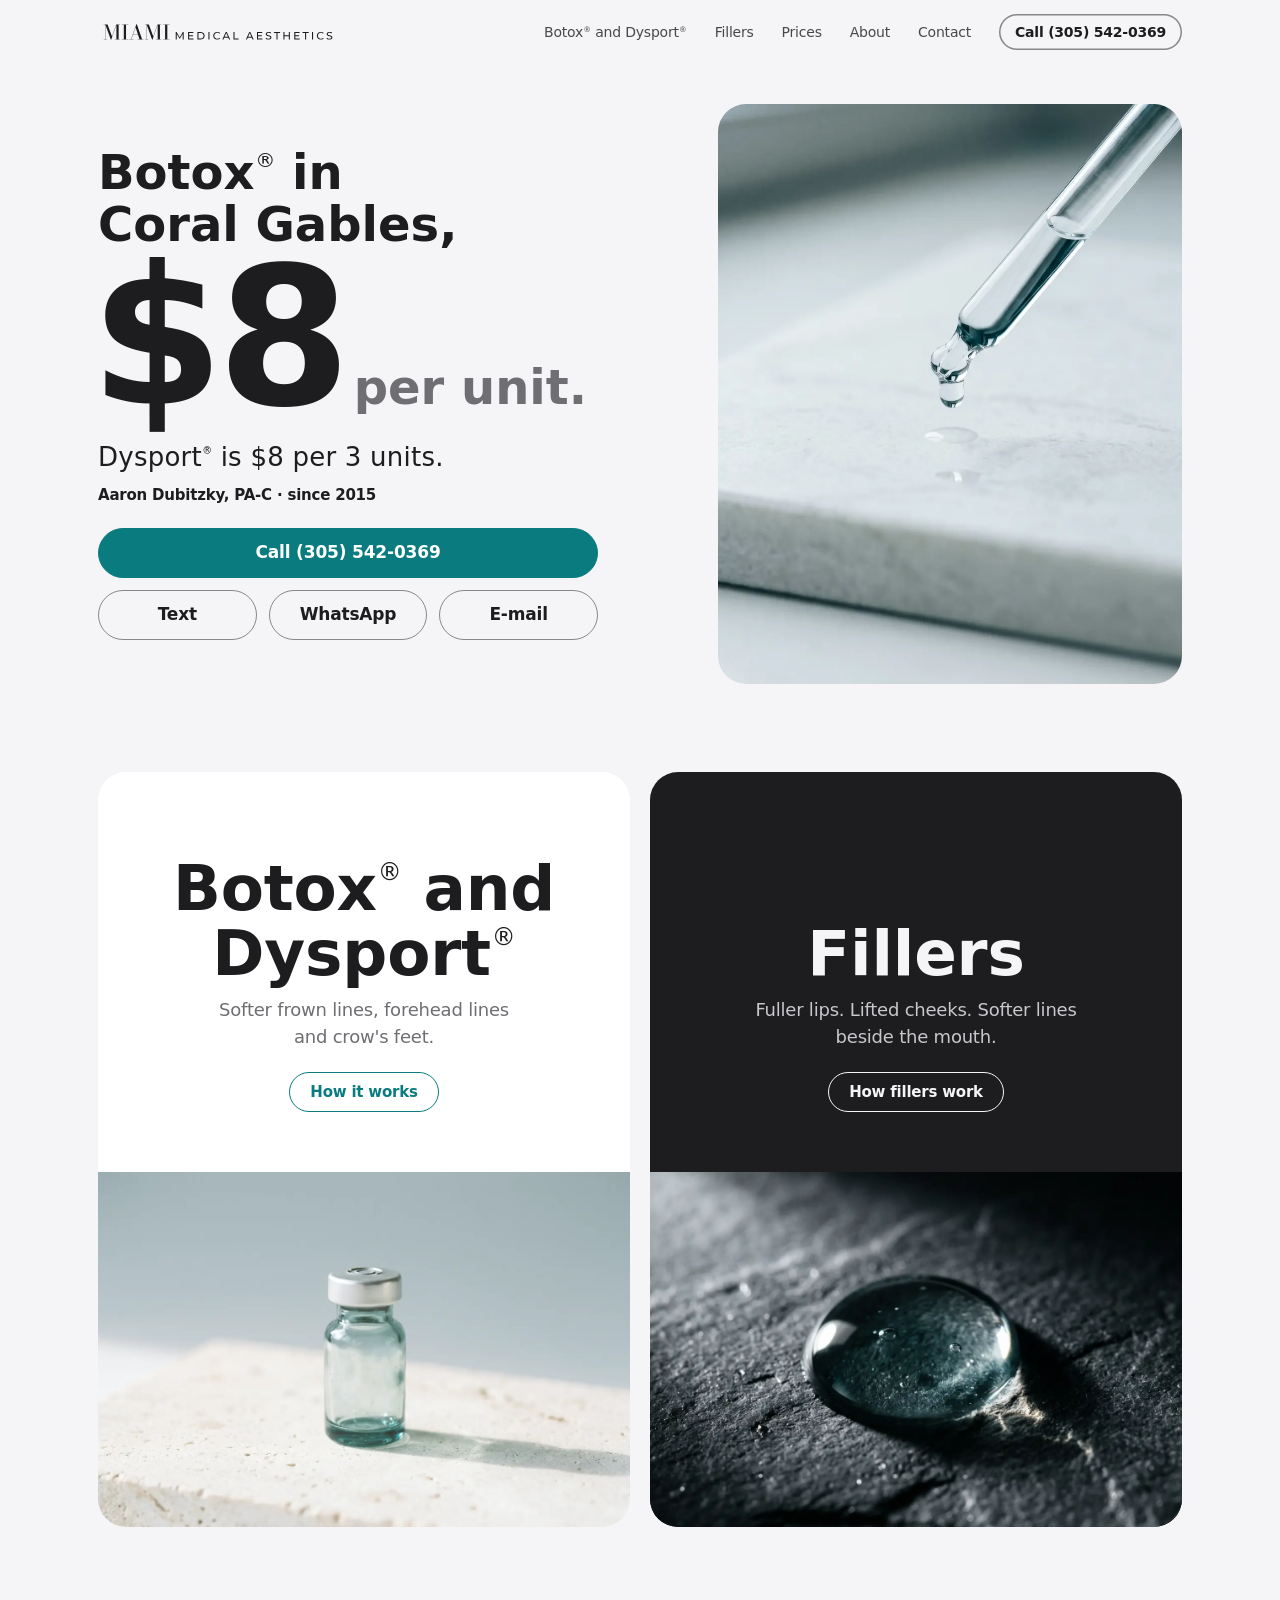
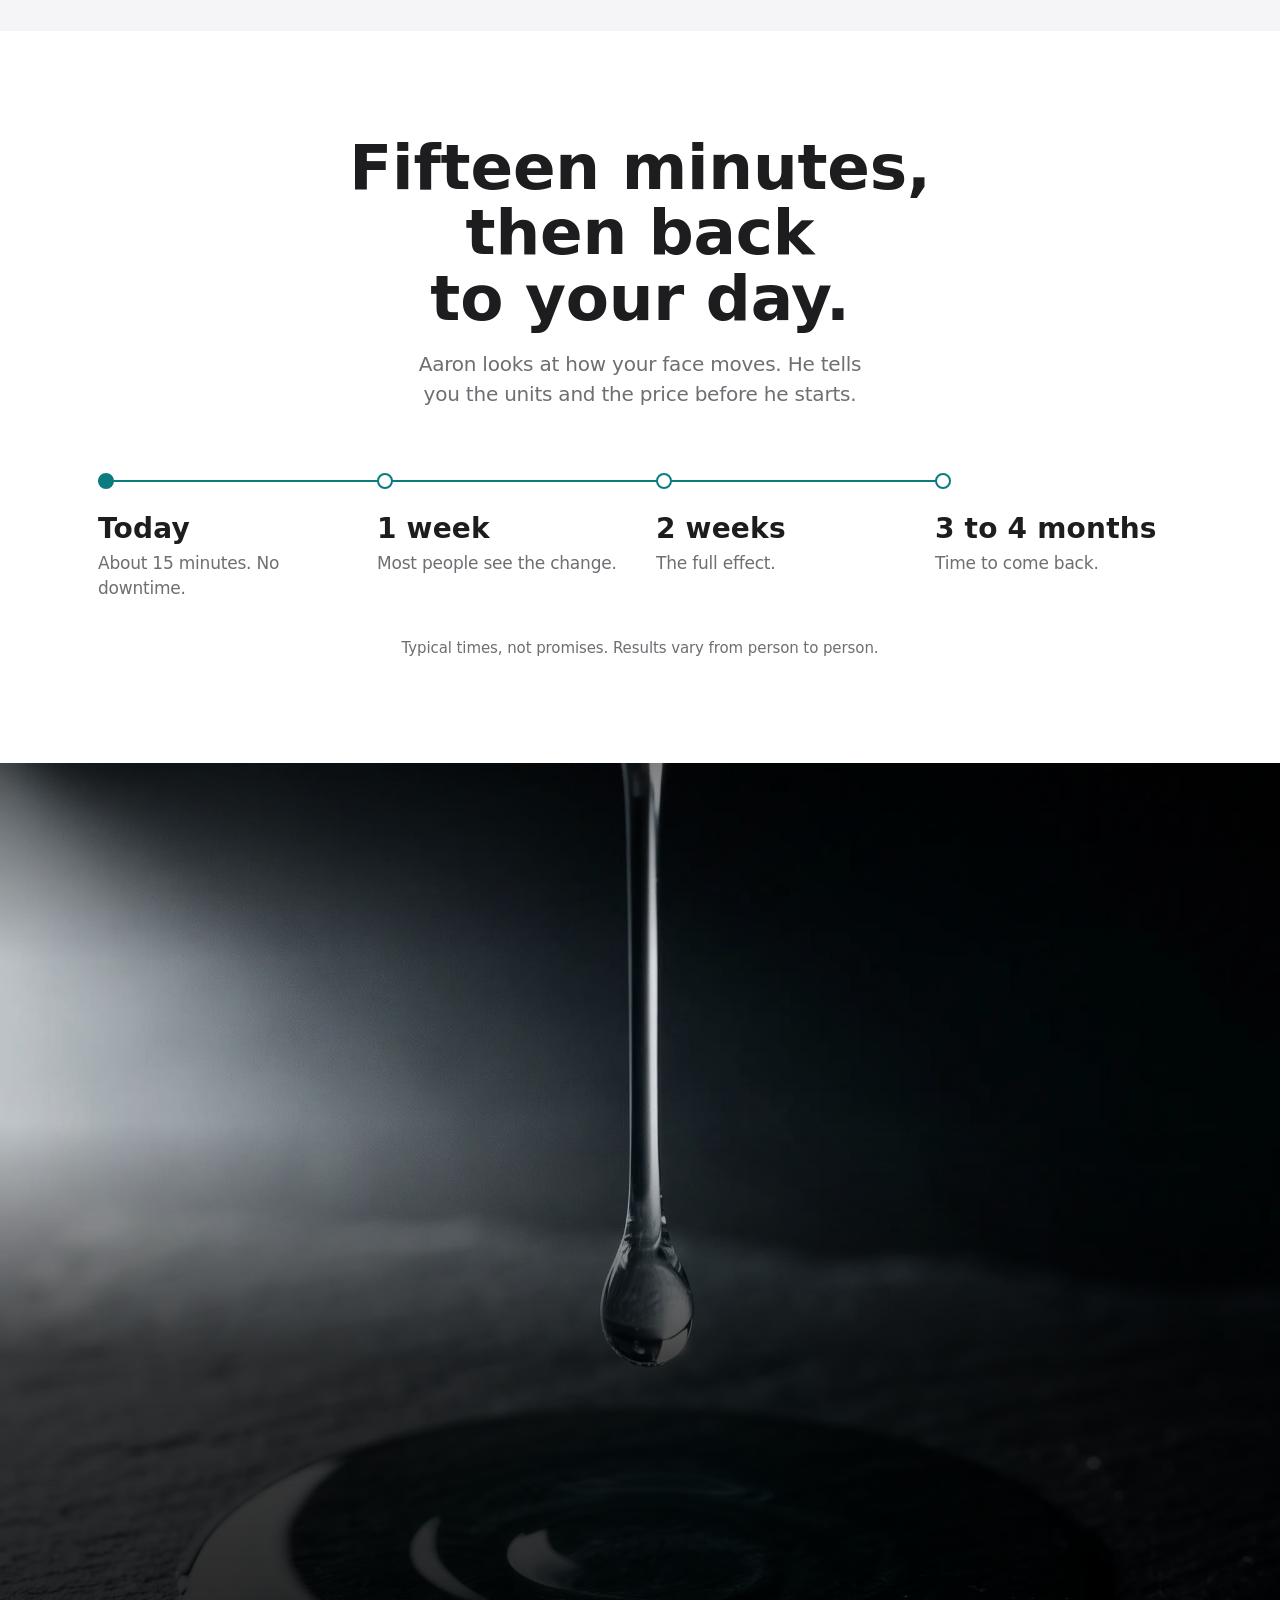
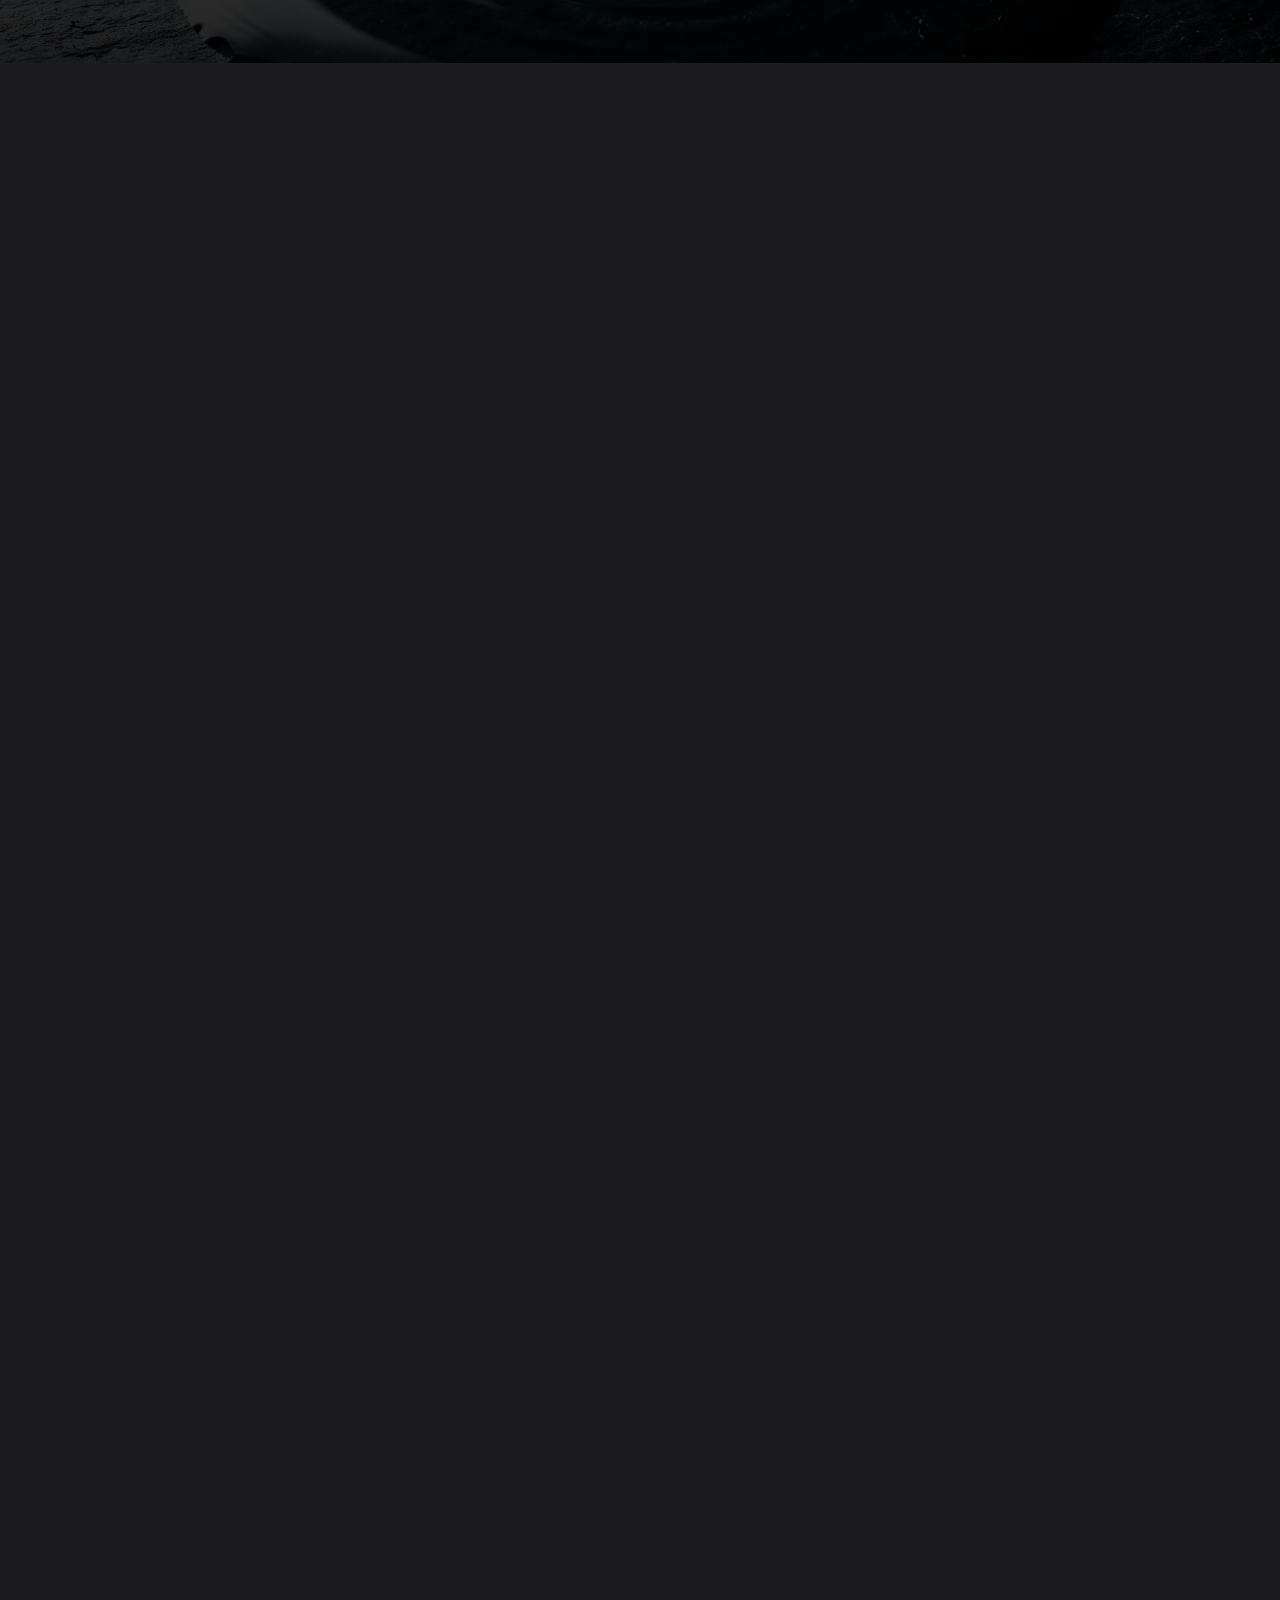
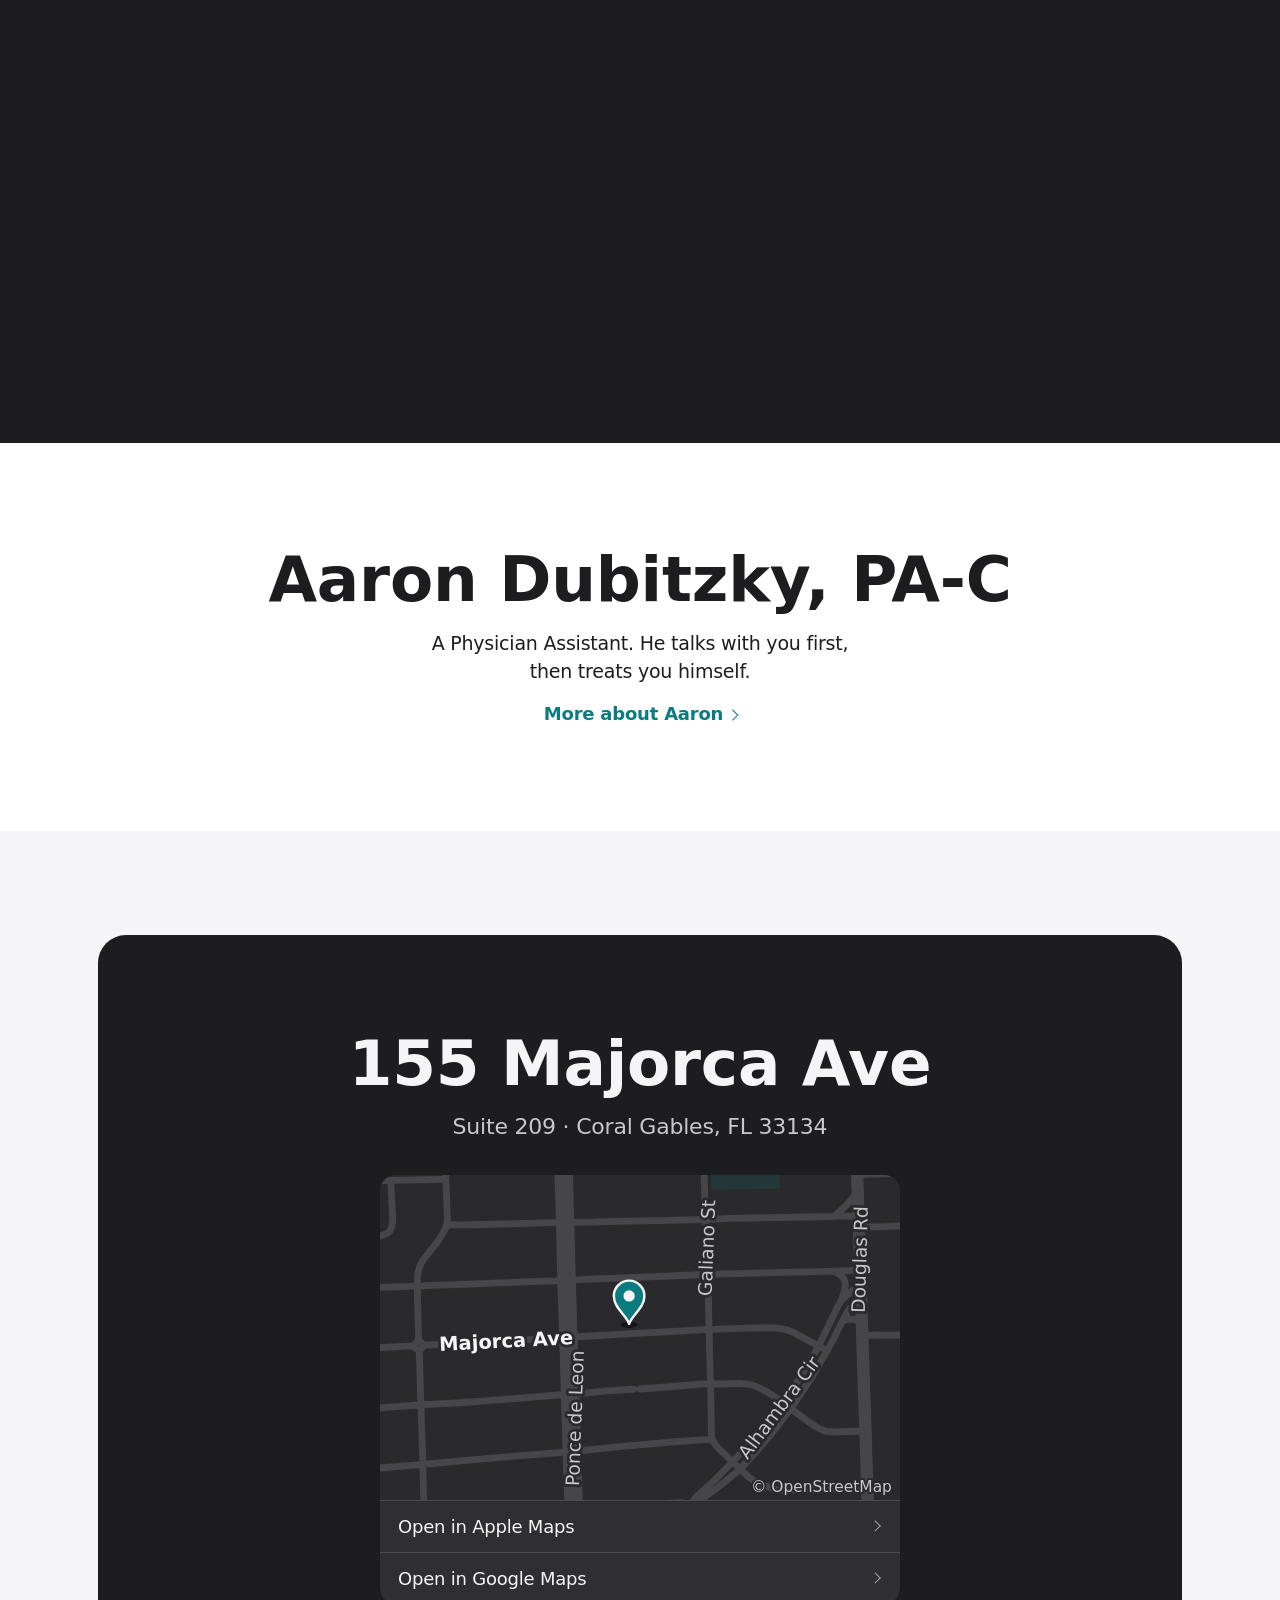
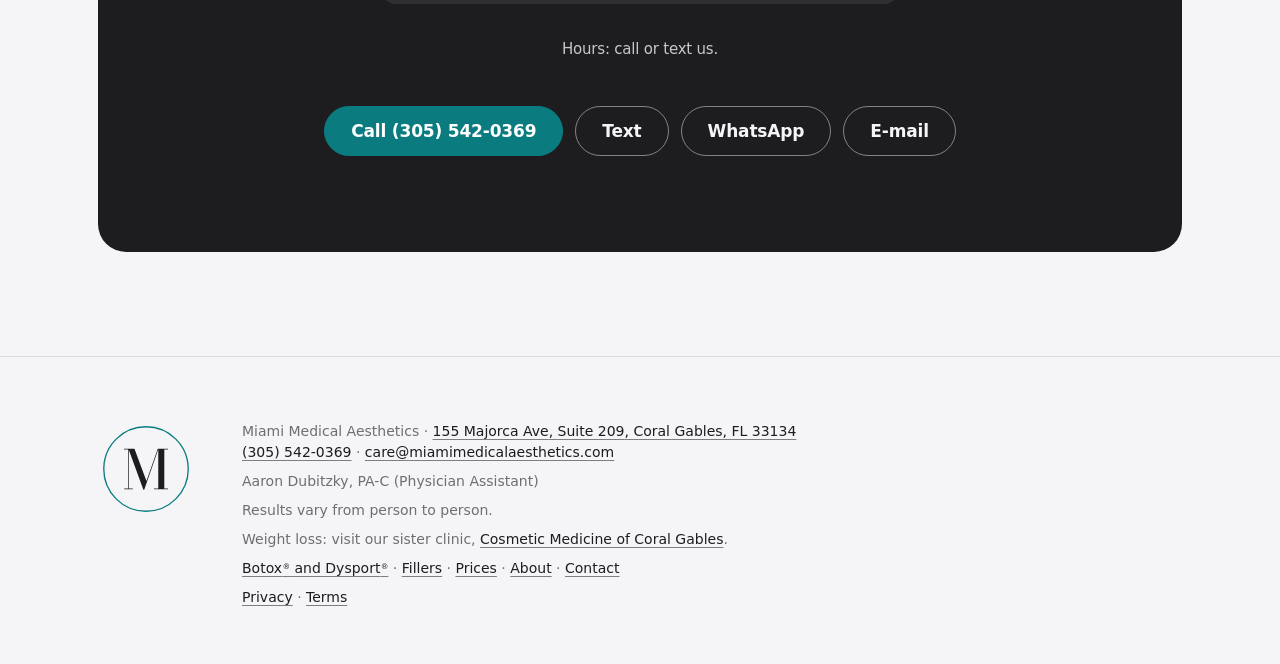
<file: index.html>
<!doctype html>
<html lang="en">
<head>
<meta charset="utf-8">
<meta name="viewport" content="width=device-width, initial-scale=1, viewport-fit=cover">
<title>Botox® in Coral Gables, $8 per unit · Miami Medical Aesthetics</title>
<meta name="description" content="Genuine Botox® and Dysport® in Coral Gables since 2015. Botox® $8 per unit, Dysport® $8 per 3 units. Call, text or WhatsApp (305) 542-0369.">
<link rel="canonical" href="https://miamimedicalaesthetics.com/">
<meta property="og:type" content="website">
<meta property="og:site_name" content="Miami Medical Aesthetics">
<meta property="og:title" content="Botox® in Coral Gables, $8 per unit">
<meta property="og:description" content="Genuine Botox® and Dysport® in Coral Gables since 2015. Botox® $8 per unit, Dysport® $8 per 3 units. Call, text or WhatsApp (305) 542-0369.">
<meta property="og:url" content="https://miamimedicalaesthetics.com/">
<meta property="og:image" content="https://miamimedicalaesthetics.com/assets/mma-square-1080.png">
<meta property="og:image:width" content="1080">
<meta property="og:image:height" content="1080">
<meta property="og:image:alt" content="Miami Medical Aesthetics">
<meta name="twitter:card" content="summary">
<meta name="theme-color" content="#f5f5f7">
<meta name="color-scheme" content="light">
<meta name="apple-mobile-web-app-title" content="MMA">
<meta name="format-detection" content="telephone=no">
<link rel="icon" href="/assets/favicon-32.png" sizes="32x32">
<link rel="icon" href="/assets/favicon-16.png" sizes="16x16">
<link rel="apple-touch-icon" href="/assets/apple-touch-icon.png">
<link rel="stylesheet" href="/assets/site.css?v=47a9c757">
<script>(function(d){d.className+=' js';setTimeout(function(){if(!window.MMA)d.classList.remove('js')},1200)})(document.documentElement)</script>
<script src="/assets/site.js?v=c86e137c" defer></script>
<script type="application/ld+json">
{
  "@context": "https://schema.org",
  "@type": [
    "MedicalBusiness",
    "LocalBusiness"
  ],
  "name": "Miami Medical Aesthetics",
  "url": "https://miamimedicalaesthetics.com/",
  "telephone": "+1-305-542-0369",
  "email": "care@miamimedicalaesthetics.com",
  "image": "https://miamimedicalaesthetics.com/assets/mma-square-1080.png",
  "logo": "https://miamimedicalaesthetics.com/assets/mma-square-1080.png",
  "hasMap": "https://www.google.com/maps/search/?api=1&query=155+Majorca+Ave+Suite+209%2C+Coral+Gables%2C+FL+33134",
  "address": {
    "@type": "PostalAddress",
    "streetAddress": "155 Majorca Ave, Suite 209",
    "addressLocality": "Coral Gables",
    "addressRegion": "FL",
    "postalCode": "33134",
    "addressCountry": "US"
  },
  "description": "Botox®, Dysport® and fillers in Coral Gables. Aaron Dubitzky, PA-C (Physician Assistant).",
  "employee": [
    {
      "@type": "Person",
      "name": "Aaron Dubitzky",
      "honorificSuffix": "PA-C",
      "jobTitle": "Physician Assistant"
    }
  ],
  "makesOffer": [
    {
      "@type": "Offer",
      "name": "Botox®",
      "description": "Botox® $8 per unit",
      "priceSpecification": {
        "@type": "UnitPriceSpecification",
        "price": "8",
        "priceCurrency": "USD",
        "referenceQuantity": {
          "@type": "QuantitativeValue",
          "value": "1",
          "unitText": "unit"
        }
      }
    },
    {
      "@type": "Offer",
      "name": "Dysport®",
      "description": "Dysport® $8 per 3 units",
      "priceSpecification": {
        "@type": "UnitPriceSpecification",
        "price": "8",
        "priceCurrency": "USD",
        "referenceQuantity": {
          "@type": "QuantitativeValue",
          "value": "3",
          "unitText": "unit"
        }
      }
    }
  ]
}
</script>
</head>
<body>
<a class="skip" href="#main">Skip to content</a>
<div id="top-sentinel" aria-hidden="true"></div>
<header class="site-header">
  <div class="wrap">
    <a class="brand" href="/" aria-label="Miami Medical Aesthetics, home">
      <img class="logo-on-light" src="/assets/mma-wordmark-inline.svg" alt="Miami Medical Aesthetics" width="1600" height="200">
      <img class="logo-on-dark" src="/assets/mma-wordmark-inline-white.svg" alt="" width="1600" height="200" loading="lazy">
    </a>
    <nav class="nav-desktop" aria-label="Pages">
      <ul>
        <li><a href="/botox-dysport/"><span>Botox<sup class="reg">®</sup> and Dysport<sup class="reg">®</sup></span></a></li>
        <li><a href="/fillers/"><span>Fillers</span></a></li>
        <li><a href="/prices/"><span>Prices</span></a></li>
        <li><a href="/about/"><span>About</span></a></li>
        <li><a href="/contact/"><span>Contact</span></a></li>
        <li class="tel-li"><a class="tel" href="tel:+13055420369" data-goatcounter-click="cta-call">Call (305) 542-0369</a></li>
      </ul>
    </nav>
    <nav class="menu-nav" aria-label="Menu">
    <details class="menu">
      <summary><span class="burger" aria-hidden="true"><i></i><i></i></span><span class="m-open visually-hidden">Menu</span><span class="m-close visually-hidden">Close menu</span></summary>
      <ul class="sheet" role="list">
        <li style="--i:0"><a href="/botox-dysport/">Botox<sup class="reg">®</sup> and Dysport<sup class="reg">®</sup></a></li>
        <li style="--i:1"><a href="/fillers/">Fillers</a></li>
        <li style="--i:2"><a href="/prices/">Prices</a></li>
        <li style="--i:3"><a href="/about/">About</a></li>
        <li style="--i:4"><a href="/contact/">Contact</a></li>
        <li class="sheet-call" style="--i:5"><p class="sheet-where">155 Majorca Ave, Suite 209 · <span class="nowrap">Coral Gables</span></p><a class="button" href="tel:+13055420369" data-goatcounter-click="cta-call">Call (305) 542-0369</a></li>
      </ul>
    </details>
    </nav>
  </div>
</header>
<main id="main" tabindex="-1">

<section class="hero" id="top">
  <div class="wrap">
    <div class="hero-row">
      <div class="hero-lead">
        <h1><span class="lead">Botox<sup class="reg">®</sup> in <span class="nowrap">Coral Gables,</span></span> <span class="price"><span class="amount">$8</span> <span class="per">per unit.</span></span></h1>
  <p class="sub">Dysport<sup class="reg">®</sup> is $8 per 3&nbsp;units.</p>
  <p class="who">Aaron Dubitzky, <span class="nowrap cred">PA-C</span> · <span class="nowrap">since 2015</span></p>
  <p class="actions">
  <a class="button" href="tel:+13055420369" data-goatcounter-click="cta-call">Call (305) 542-0369</a>
  <a class="button ghost" href="sms:+13055420369" data-goatcounter-click="cta-text" aria-label="Text (305) 542-0369">Text</a>
  <a class="button ghost" href="https://wa.me/13055420369?text=Hi%2C%20I%20would%20like%20to%20book%20a%20visit%20at%20Miami%20Medical%20Aesthetics." data-goatcounter-click="cta-whatsapp" aria-label="WhatsApp (305) 542-0369">WhatsApp</a>
  <a class="button ghost" href="mailto:care@miamimedicalaesthetics.com" data-goatcounter-click="cta-email" aria-label="E-mail care@miamimedicalaesthetics.com">E-mail</a>
</p>
      </div>
      <figure class="hero-pic" aria-hidden="true"><img src="/assets/pics/hero-a-928.webp" srcset="/assets/pics/hero-a-928.webp 928w, /assets/pics/hero-a-1400.webp 1400w" sizes="(min-width: 600px) 560px, 100vw" alt="" width="928" height="1152" decoding="async" fetchpriority="high"></figure>
    </div>
  </div>
</section>

<section class="band tiles" id="treatments">
  <div class="wrap">
    <h2 class="visually-hidden">Treatments</h2>
    <div class="tile-grid">
    <article class="tile link-tile rise">
      <div class="tile-body"><h3><a id="tile0-a" aria-labelledby="tile0-a tile0-more" href="/botox-dysport/">Botox<sup class="reg">®</sup> and Dysport<sup class="reg">®</sup></a></h3>
  <p>Softer frown lines, forehead lines and crow's&nbsp;feet.</p><span class="pill-look" id="tile0-more" aria-hidden="true">How it works</span></div>
      <figure class="tile-pic" aria-hidden="true"><img src="/assets/pics/tile-botox-1264.webp" srcset="/assets/pics/tile-botox-1264.webp 1264w, /assets/pics/tile-botox-2000.webp 2000w" sizes="(min-width: 1180px) 532px, (min-width: 600px) calc(50vw - 30px), calc(100vw - 40px)" alt="" width="1264" height="848" decoding="async" loading="lazy"></figure>
    </article><article class="tile link-tile rise dark">
      <div class="tile-body"><h3><a id="tile1-a" aria-labelledby="tile1-a tile1-more" href="/fillers/">Fillers</a></h3>
  <p>Fuller lips. Lifted cheeks. Softer lines beside the&nbsp;mouth.</p><span class="pill-look" id="tile1-more" aria-hidden="true">How fillers work</span></div>
      <figure class="tile-pic" aria-hidden="true"><img src="/assets/pics/tile-fillers-1264.webp" srcset="/assets/pics/tile-fillers-1264.webp 1264w, /assets/pics/tile-fillers-2000.webp 2000w" sizes="(min-width: 1180px) 532px, (min-width: 600px) calc(50vw - 30px), calc(100vw - 40px)" alt="" width="1264" height="842" decoding="async" loading="lazy"></figure>
    </article>
    </div>
  </div>
</section>

<section class="band white visit" id="visit">
  <div class="wrap">
    <div class="split">
      <h2 class="say"><span class="w" style="--w:0">Fifteen</span> <span class="w" style="--w:1">minutes,</span> <span class="w" style="--w:2">then</span> <span class="w" style="--w:3">back</span> <span class="w" style="--w:4">to</span> <span class="w" style="--w:5">your</span> <span class="w" style="--w:6">day.</span></h2>
      <div class="body"><p>Aaron looks at how your face moves. He tells you the units and the price before he&nbsp;starts.</p></div>
    </div>
    <ol class="timeline" role="list" data-in>
    <li><span class="when">Today</span> <span class="what">About 15 minutes. No downtime.</span></li>
    <li><span class="when">1 week</span> <span class="what">Most people see the change.</span></li>
    <li><span class="when">2 weeks</span> <span class="what">The full effect.</span></li>
    <li><span class="when">3&nbsp;to&nbsp;4 months</span> <span class="what">Time to come back.</span></li>
  </ol>
    <p class="small">Typical times, not promises. Results vary from person to&nbsp;person.</p>
  </div>
</section>

<section class="film" id="why" aria-labelledby="why-title">
  <div class="film-stage">
    <figure class="film-pic" aria-hidden="true"><img src="/assets/pics/film-why-1200.webp" srcset="/assets/pics/film-why-1200.webp 1200w, /assets/pics/film-why-2048.webp 2048w" sizes="(orientation: portrait) 130vh, 100vw" alt="" width="1200" height="1200" decoding="async" loading="lazy"></figure>
    <div class="wrap film-text">
      <h2 id="why-title">Why patients come back</h2>
      <div class="film-lines"><div class="film-line" style="--n:0"><h3>One injector.</h3>
  <p>Aaron, at every&nbsp;visit.</p></div><div class="film-line" style="--n:1"><h3>Real product.</h3>
  <p>Genuine Botox<sup class="reg">®</sup> and Dysport<sup class="reg">®</sup>.</p></div><div class="film-line" style="--n:2"><h3>No surprises.</h3>
  <p>The same price for every&nbsp;patient.</p></div></div>
    </div>
  </div>
</section>

<section class="band white aaron" id="aaron">
  <div class="wrap aaron-grid">
    
    <div class="aaron-text">
      <h2>Aaron Dubitzky, <span class="nowrap cred">PA-C</span></h2>
      <p>A Physician Assistant. He talks with you first, then treats you&nbsp;himself.</p>
  <p class="more"><a href="/about/">More about Aaron</a></p>
  <!-- data-placeholder="PHOTO_AARON": shown once the photo exists -->
  <!-- data-placeholder="PHOTO_SUITE": shown once the photo exists -->
    </div>
  </div>
</section>

<section class="band tile-band" id="find">
  <div class="wrap">
    <div class="tile dark">
      <div class="tile-body">
        <h2>155 Majorca Ave</h2>
  <p class="addr">Suite 209&nbsp;· <span class="nowrap">Coral Gables,</span> <span class="nowrap">FL 33134</span></p>
  <div class="place">
  <div class="place-pic"><img class="place-map" src="/assets/pics/map-office-dark.svg" alt="Map: Miami Medical Aesthetics is on Majorca Ave, between Ponce de Leon Blvd and Galiano St, in Coral Gables." width="640" height="400" loading="lazy" decoding="async"><a class="place-tap" href="https://www.google.com/maps/search/?api=1&amp;query=155+Majorca+Ave+Suite+209%2C+Coral+Gables%2C+FL+33134" data-apple="https://maps.apple.com/?address=155+Majorca+Ave%2C+Suite+209%2C+Coral+Gables%2C+FL+33134" tabindex="-1" aria-hidden="true" data-goatcounter-click="map-picture"></a></div>
  <ul class="place-open" role="list">
    <li><a href="https://maps.apple.com/?address=155+Majorca+Ave%2C+Suite+209%2C+Coral+Gables%2C+FL+33134" data-goatcounter-click="map-apple">Open in Apple Maps</a></li>
    <li><a href="https://www.google.com/maps/search/?api=1&amp;query=155+Majorca+Ave+Suite+209%2C+Coral+Gables%2C+FL+33134" data-goatcounter-click="map-google">Open in Google Maps</a></li>
  </ul>
</div>
  <p class="hours" data-placeholder="HOURS">Hours: call or text&nbsp;us.</p>
  <p class="actions">
  <a class="button" href="tel:+13055420369" data-goatcounter-click="cta-call">Call (305) 542-0369</a>
  <a class="button ghost" href="sms:+13055420369" data-goatcounter-click="cta-text" aria-label="Text (305) 542-0369">Text</a>
  <a class="button ghost" href="https://wa.me/13055420369?text=Hi%2C%20I%20would%20like%20to%20book%20a%20visit%20at%20Miami%20Medical%20Aesthetics." data-goatcounter-click="cta-whatsapp" aria-label="WhatsApp (305) 542-0369">WhatsApp</a>
  <a class="button ghost" href="mailto:care@miamimedicalaesthetics.com" data-goatcounter-click="cta-email" aria-label="E-mail care@miamimedicalaesthetics.com">E-mail</a>
</p>
      </div>
    </div>
  </div>
</section>

</main>
<footer class="site-footer">
  <div class="wrap">
    <img class="foot-mark" src="/assets/mma-monogram.svg" alt="" width="512" height="512">
    <div class="foot-text">
      <p><span class="fact">Miami Medical Aesthetics</span><span class="sep">&nbsp;· </span><span class="fact"><a href="/contact/#card-where"><span class="nowrap">155 Majorca Ave</span>, <span class="nowrap">Suite 209</span>, <span class="nowrap">Coral Gables,</span> <span class="nowrap">FL 33134</span></a></span><span class="sep brk">&nbsp;· </span><span class="fact"><a class="nowrap" href="tel:+13055420369">(305) 542-0369</a></span><span class="sep">&nbsp;· </span><span class="fact"><a href="mailto:care@miamimedicalaesthetics.com">care@<wbr>miamimedicalaesthetics.com</a></span></p>
  <p>Aaron Dubitzky, PA-C (Physician Assistant)</p>
  <p>Results vary from person to person.</p>
  <p>Weight loss: visit our sister clinic, <a class="nowrap" href="https://www.reimaginecosmetics.com/">Cosmetic Medicine of Coral Gables</a>.</p>
  <p class="foot-pages"><a href="/botox-dysport/">Botox<sup class="reg">®</sup> and Dysport<sup class="reg">®</sup></a><span class="dot">&nbsp;· </span><a href="/fillers/">Fillers</a><span class="dot">&nbsp;· </span><a href="/prices/">Prices</a><span class="dot">&nbsp;· </span><a href="/about/">About</a><span class="dot">&nbsp;· </span><a href="/contact/">Contact</a></p>
  <p><a href="/privacy/">Privacy</a>&nbsp;· <a href="/terms/">Terms</a></p>
    </div>
  </div>
</footer>
<nav class="contact-bar" aria-label="Contact Miami Medical Aesthetics">
  <a href="tel:+13055420369" data-goatcounter-click="cta-call" aria-label="Call (305) 542-0369"><svg viewBox="0 0 24 24" aria-hidden="true"><path d="M22 16.92v3a2 2 0 0 1-2.18 2 19.79 19.79 0 0 1-8.63-3.07 19.5 19.5 0 0 1-6-6 19.79 19.79 0 0 1-3.07-8.67A2 2 0 0 1 4.11 2h3a2 2 0 0 1 2 1.72 12.84 12.84 0 0 0 .7 2.81 2 2 0 0 1-.45 2.11L8.09 9.91a16 16 0 0 0 6 6l1.27-1.27a2 2 0 0 1 2.11-.45 12.84 12.84 0 0 0 2.81.7A2 2 0 0 1 22 16.92z"/></svg><span>Call<span class="bar-num"> (305) 542-0369</span></span></a>
  <a href="sms:+13055420369" data-goatcounter-click="cta-text" aria-label="Text (305) 542-0369"><svg viewBox="0 0 24 24" aria-hidden="true"><path d="M21 15a2 2 0 0 1-2 2H7l-4 4V5a2 2 0 0 1 2-2h14a2 2 0 0 1 2 2z"/></svg><span>Text</span></a>
  <a href="https://wa.me/13055420369?text=Hi%2C%20I%20would%20like%20to%20book%20a%20visit%20at%20Miami%20Medical%20Aesthetics." data-goatcounter-click="cta-whatsapp" aria-label="WhatsApp (305) 542-0369"><svg viewBox="0 0 24 24" aria-hidden="true"><path d="M12 3a9 9 0 0 0-7.7 13.6L3 21l4.5-1.2A9 9 0 1 0 12 3z"/><g transform="translate(7 7) scale(0.42)"><path vector-effect="non-scaling-stroke" d="M22 16.92v3a2 2 0 0 1-2.18 2 19.79 19.79 0 0 1-8.63-3.07 19.5 19.5 0 0 1-6-6 19.79 19.79 0 0 1-3.07-8.67A2 2 0 0 1 4.11 2h3a2 2 0 0 1 2 1.72 12.84 12.84 0 0 0 .7 2.81 2 2 0 0 1-.45 2.11L8.09 9.91a16 16 0 0 0 6 6l1.27-1.27a2 2 0 0 1 2.11-.45 12.84 12.84 0 0 0 2.81.7A2 2 0 0 1 22 16.92z"/></g></svg><span>WhatsApp</span></a>
  <a href="mailto:care@miamimedicalaesthetics.com" data-goatcounter-click="cta-email" aria-label="E-mail care@miamimedicalaesthetics.com"><svg viewBox="0 0 24 24" aria-hidden="true"><rect x="2" y="4" width="20" height="16" rx="2"/><path d="m22 7-8.97 5.7a1.94 1.94 0 0 1-2.06 0L2 7"/></svg><span>E-mail</span></a>
</nav>
<!-- cookieless counts: GoatCounter beacon off until the site code is set in build/build.py (GOATCOUNTER_SITE) -->
</body>
</html>
</file>
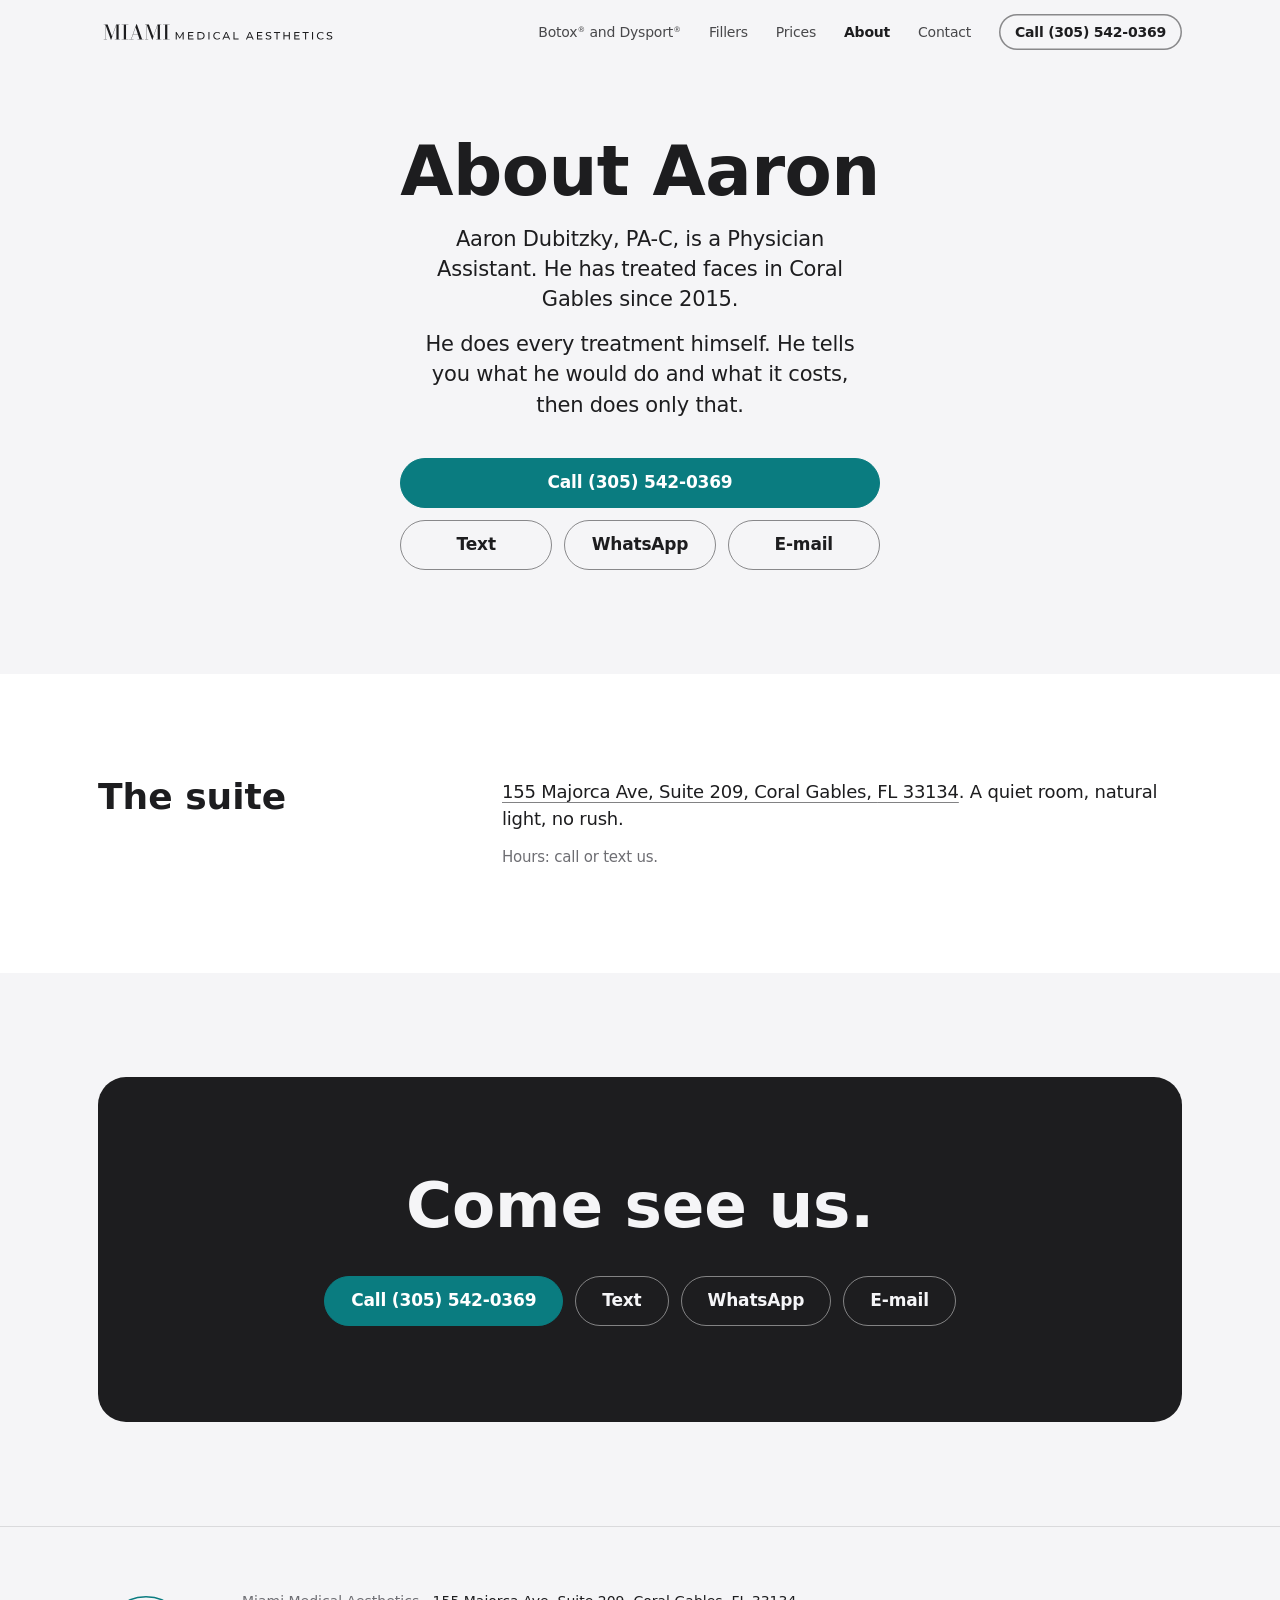
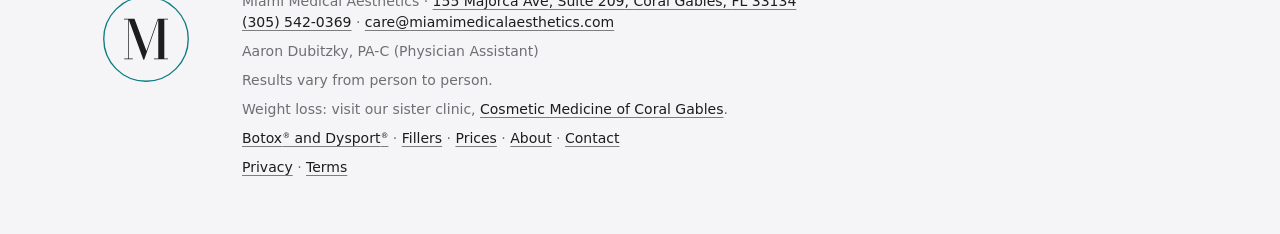
<file: about/index.html>
<!doctype html>
<html lang="en">
<head>
<meta charset="utf-8">
<meta name="viewport" content="width=device-width, initial-scale=1, viewport-fit=cover">
<title>About Aaron Dubitzky, PA-C · Miami Medical Aesthetics</title>
<meta name="description" content="Aaron Dubitzky, PA-C, a Physician Assistant, has treated faces in Coral Gables since 2015. 155 Majorca Ave, Suite 209.">
<link rel="canonical" href="https://miamimedicalaesthetics.com/about/">
<meta property="og:type" content="website">
<meta property="og:site_name" content="Miami Medical Aesthetics">
<meta property="og:title" content="About Aaron Dubitzky, PA-C">
<meta property="og:description" content="Aaron Dubitzky, PA-C, a Physician Assistant, has treated faces in Coral Gables since 2015. 155 Majorca Ave, Suite 209.">
<meta property="og:url" content="https://miamimedicalaesthetics.com/about/">
<meta property="og:image" content="https://miamimedicalaesthetics.com/assets/mma-square-1080.png">
<meta property="og:image:width" content="1080">
<meta property="og:image:height" content="1080">
<meta property="og:image:alt" content="Miami Medical Aesthetics">
<meta name="twitter:card" content="summary">
<meta name="theme-color" content="#f5f5f7">
<meta name="color-scheme" content="light">
<meta name="apple-mobile-web-app-title" content="MMA">
<meta name="format-detection" content="telephone=no">
<link rel="icon" href="/assets/favicon-32.png" sizes="32x32">
<link rel="icon" href="/assets/favicon-16.png" sizes="16x16">
<link rel="apple-touch-icon" href="/assets/apple-touch-icon.png">
<link rel="stylesheet" href="/assets/site.css?v=47a9c757">
<script>(function(d){d.className+=' js';setTimeout(function(){if(!window.MMA)d.classList.remove('js')},1200)})(document.documentElement)</script>
<script src="/assets/site.js?v=c86e137c" defer></script>
<script type="application/ld+json">
{
  "@context": "https://schema.org",
  "@type": [
    "MedicalBusiness",
    "LocalBusiness"
  ],
  "name": "Miami Medical Aesthetics",
  "url": "https://miamimedicalaesthetics.com/",
  "telephone": "+1-305-542-0369",
  "email": "care@miamimedicalaesthetics.com",
  "image": "https://miamimedicalaesthetics.com/assets/mma-square-1080.png",
  "logo": "https://miamimedicalaesthetics.com/assets/mma-square-1080.png",
  "hasMap": "https://www.google.com/maps/search/?api=1&query=155+Majorca+Ave+Suite+209%2C+Coral+Gables%2C+FL+33134",
  "address": {
    "@type": "PostalAddress",
    "streetAddress": "155 Majorca Ave, Suite 209",
    "addressLocality": "Coral Gables",
    "addressRegion": "FL",
    "postalCode": "33134",
    "addressCountry": "US"
  },
  "description": "Botox®, Dysport® and fillers in Coral Gables. Aaron Dubitzky, PA-C (Physician Assistant).",
  "employee": [
    {
      "@type": "Person",
      "name": "Aaron Dubitzky",
      "honorificSuffix": "PA-C",
      "jobTitle": "Physician Assistant"
    }
  ],
  "makesOffer": [
    {
      "@type": "Offer",
      "name": "Botox®",
      "description": "Botox® $8 per unit",
      "priceSpecification": {
        "@type": "UnitPriceSpecification",
        "price": "8",
        "priceCurrency": "USD",
        "referenceQuantity": {
          "@type": "QuantitativeValue",
          "value": "1",
          "unitText": "unit"
        }
      }
    },
    {
      "@type": "Offer",
      "name": "Dysport®",
      "description": "Dysport® $8 per 3 units",
      "priceSpecification": {
        "@type": "UnitPriceSpecification",
        "price": "8",
        "priceCurrency": "USD",
        "referenceQuantity": {
          "@type": "QuantitativeValue",
          "value": "3",
          "unitText": "unit"
        }
      }
    }
  ]
}
</script>
</head>
<body>
<a class="skip" href="#main">Skip to content</a>
<div id="top-sentinel" aria-hidden="true"></div>
<header class="site-header">
  <div class="wrap">
    <a class="brand" href="/" aria-label="Miami Medical Aesthetics, home">
      <img class="logo-on-light" src="/assets/mma-wordmark-inline.svg" alt="Miami Medical Aesthetics" width="1600" height="200">
      <img class="logo-on-dark" src="/assets/mma-wordmark-inline-white.svg" alt="" width="1600" height="200" loading="lazy">
    </a>
    <nav class="nav-desktop" aria-label="Pages">
      <ul>
        <li><a href="/botox-dysport/"><span>Botox<sup class="reg">®</sup> and Dysport<sup class="reg">®</sup></span></a></li>
        <li><a href="/fillers/"><span>Fillers</span></a></li>
        <li><a href="/prices/"><span>Prices</span></a></li>
        <li><a href="/about/" aria-current="page"><span>About</span></a></li>
        <li><a href="/contact/"><span>Contact</span></a></li>
        <li class="tel-li"><a class="tel" href="tel:+13055420369" data-goatcounter-click="cta-call">Call (305) 542-0369</a></li>
      </ul>
    </nav>
    <nav class="menu-nav" aria-label="Menu">
    <details class="menu">
      <summary><span class="burger" aria-hidden="true"><i></i><i></i></span><span class="m-open visually-hidden">Menu</span><span class="m-close visually-hidden">Close menu</span></summary>
      <ul class="sheet" role="list">
        <li style="--i:0"><a href="/botox-dysport/">Botox<sup class="reg">®</sup> and Dysport<sup class="reg">®</sup></a></li>
        <li style="--i:1"><a href="/fillers/">Fillers</a></li>
        <li style="--i:2"><a href="/prices/">Prices</a></li>
        <li style="--i:3"><a href="/about/" aria-current="page">About</a></li>
        <li style="--i:4"><a href="/contact/">Contact</a></li>
        <li class="sheet-call" style="--i:5"><p class="sheet-where">155 Majorca Ave, Suite 209 · <span class="nowrap">Coral Gables</span></p><a class="button" href="tel:+13055420369" data-goatcounter-click="cta-call">Call (305) 542-0369</a></li>
      </ul>
    </details>
    </nav>
  </div>
</header>
<main id="main" tabindex="-1">

<section class="page-hero">
  <div class="wrap">
    <div class="hero-row">
      <div class="hero-lead">
        <h1>About Aaron</h1>
  <!-- data-placeholder="PHOTO_AARON": shown once the photo exists -->
  <p>Aaron Dubitzky, <span class="nowrap cred">PA-C</span>, is a Physician Assistant. He has treated faces in Coral Gables since&nbsp;2015.</p>
  <p>He does every treatment himself. He tells you what he would do and what it costs, then does only&nbsp;that.</p>
  <p class="actions">
  <a class="button" href="tel:+13055420369" data-goatcounter-click="cta-call">Call (305) 542-0369</a>
  <a class="button ghost" href="sms:+13055420369" data-goatcounter-click="cta-text" aria-label="Text (305) 542-0369">Text</a>
  <a class="button ghost" href="https://wa.me/13055420369?text=Hi%2C%20I%20would%20like%20to%20book%20a%20visit%20at%20Miami%20Medical%20Aesthetics." data-goatcounter-click="cta-whatsapp" aria-label="WhatsApp (305) 542-0369">WhatsApp</a>
  <a class="button ghost" href="mailto:care@miamimedicalaesthetics.com" data-goatcounter-click="cta-email" aria-label="E-mail care@miamimedicalaesthetics.com">E-mail</a>
</p>
      </div>
      
      
    </div>
    
  </div>
</section>

<section class="band white" id="place">
  <div class="wrap">
    <div class="editorial">
      <h2>The suite</h2>
      <div class="body">
        <!-- data-placeholder="PHOTO_SUITE": shown once the photo exists -->
  <p><a href="/contact/#card-where">155 Majorca Ave, Suite 209, Coral Gables, <span class="nowrap">FL 33134</span></a>. A quiet room, natural light, no&nbsp;rush.</p>
  <p class="hours" data-placeholder="HOURS">Hours: call or text&nbsp;us.</p>
      </div>
    </div>
  </div>
</section>

<section class="band tile-band" id="cta">
  <div class="wrap">
    <div class="tile dark">
      <div class="tile-body">
        <h2>Come see us.</h2>
  <p class="actions">
  <a class="button" href="tel:+13055420369" data-goatcounter-click="cta-call">Call (305) 542-0369</a>
  <a class="button ghost" href="sms:+13055420369" data-goatcounter-click="cta-text" aria-label="Text (305) 542-0369">Text</a>
  <a class="button ghost" href="https://wa.me/13055420369?text=Hi%2C%20I%20would%20like%20to%20book%20a%20visit%20at%20Miami%20Medical%20Aesthetics." data-goatcounter-click="cta-whatsapp" aria-label="WhatsApp (305) 542-0369">WhatsApp</a>
  <a class="button ghost" href="mailto:care@miamimedicalaesthetics.com" data-goatcounter-click="cta-email" aria-label="E-mail care@miamimedicalaesthetics.com">E-mail</a>
</p>
      </div>
    </div>
  </div>
</section>

</main>
<footer class="site-footer">
  <div class="wrap">
    <img class="foot-mark" src="/assets/mma-monogram.svg" alt="" width="512" height="512">
    <div class="foot-text">
      <p><span class="fact">Miami Medical Aesthetics</span><span class="sep">&nbsp;· </span><span class="fact"><a href="/contact/#card-where"><span class="nowrap">155 Majorca Ave</span>, <span class="nowrap">Suite 209</span>, <span class="nowrap">Coral Gables,</span> <span class="nowrap">FL 33134</span></a></span><span class="sep brk">&nbsp;· </span><span class="fact"><a class="nowrap" href="tel:+13055420369">(305) 542-0369</a></span><span class="sep">&nbsp;· </span><span class="fact"><a href="mailto:care@miamimedicalaesthetics.com">care@<wbr>miamimedicalaesthetics.com</a></span></p>
  <p>Aaron Dubitzky, PA-C (Physician Assistant)</p>
  <p>Results vary from person to person.</p>
  <p>Weight loss: visit our sister clinic, <a class="nowrap" href="https://www.reimaginecosmetics.com/">Cosmetic Medicine of Coral Gables</a>.</p>
  <p class="foot-pages"><a href="/botox-dysport/">Botox<sup class="reg">®</sup> and Dysport<sup class="reg">®</sup></a><span class="dot">&nbsp;· </span><a href="/fillers/">Fillers</a><span class="dot">&nbsp;· </span><a href="/prices/">Prices</a><span class="dot">&nbsp;· </span><a href="/about/">About</a><span class="dot">&nbsp;· </span><a href="/contact/">Contact</a></p>
  <p><a href="/privacy/">Privacy</a>&nbsp;· <a href="/terms/">Terms</a></p>
    </div>
  </div>
</footer>
<nav class="contact-bar" aria-label="Contact Miami Medical Aesthetics">
  <a href="tel:+13055420369" data-goatcounter-click="cta-call" aria-label="Call (305) 542-0369"><svg viewBox="0 0 24 24" aria-hidden="true"><path d="M22 16.92v3a2 2 0 0 1-2.18 2 19.79 19.79 0 0 1-8.63-3.07 19.5 19.5 0 0 1-6-6 19.79 19.79 0 0 1-3.07-8.67A2 2 0 0 1 4.11 2h3a2 2 0 0 1 2 1.72 12.84 12.84 0 0 0 .7 2.81 2 2 0 0 1-.45 2.11L8.09 9.91a16 16 0 0 0 6 6l1.27-1.27a2 2 0 0 1 2.11-.45 12.84 12.84 0 0 0 2.81.7A2 2 0 0 1 22 16.92z"/></svg><span>Call<span class="bar-num"> (305) 542-0369</span></span></a>
  <a href="sms:+13055420369" data-goatcounter-click="cta-text" aria-label="Text (305) 542-0369"><svg viewBox="0 0 24 24" aria-hidden="true"><path d="M21 15a2 2 0 0 1-2 2H7l-4 4V5a2 2 0 0 1 2-2h14a2 2 0 0 1 2 2z"/></svg><span>Text</span></a>
  <a href="https://wa.me/13055420369?text=Hi%2C%20I%20would%20like%20to%20book%20a%20visit%20at%20Miami%20Medical%20Aesthetics." data-goatcounter-click="cta-whatsapp" aria-label="WhatsApp (305) 542-0369"><svg viewBox="0 0 24 24" aria-hidden="true"><path d="M12 3a9 9 0 0 0-7.7 13.6L3 21l4.5-1.2A9 9 0 1 0 12 3z"/><g transform="translate(7 7) scale(0.42)"><path vector-effect="non-scaling-stroke" d="M22 16.92v3a2 2 0 0 1-2.18 2 19.79 19.79 0 0 1-8.63-3.07 19.5 19.5 0 0 1-6-6 19.79 19.79 0 0 1-3.07-8.67A2 2 0 0 1 4.11 2h3a2 2 0 0 1 2 1.72 12.84 12.84 0 0 0 .7 2.81 2 2 0 0 1-.45 2.11L8.09 9.91a16 16 0 0 0 6 6l1.27-1.27a2 2 0 0 1 2.11-.45 12.84 12.84 0 0 0 2.81.7A2 2 0 0 1 22 16.92z"/></g></svg><span>WhatsApp</span></a>
  <a href="mailto:care@miamimedicalaesthetics.com" data-goatcounter-click="cta-email" aria-label="E-mail care@miamimedicalaesthetics.com"><svg viewBox="0 0 24 24" aria-hidden="true"><rect x="2" y="4" width="20" height="16" rx="2"/><path d="m22 7-8.97 5.7a1.94 1.94 0 0 1-2.06 0L2 7"/></svg><span>E-mail</span></a>
</nav>
<!-- cookieless counts: GoatCounter beacon off until the site code is set in build/build.py (GOATCOUNTER_SITE) -->
</body>
</html>
</file>
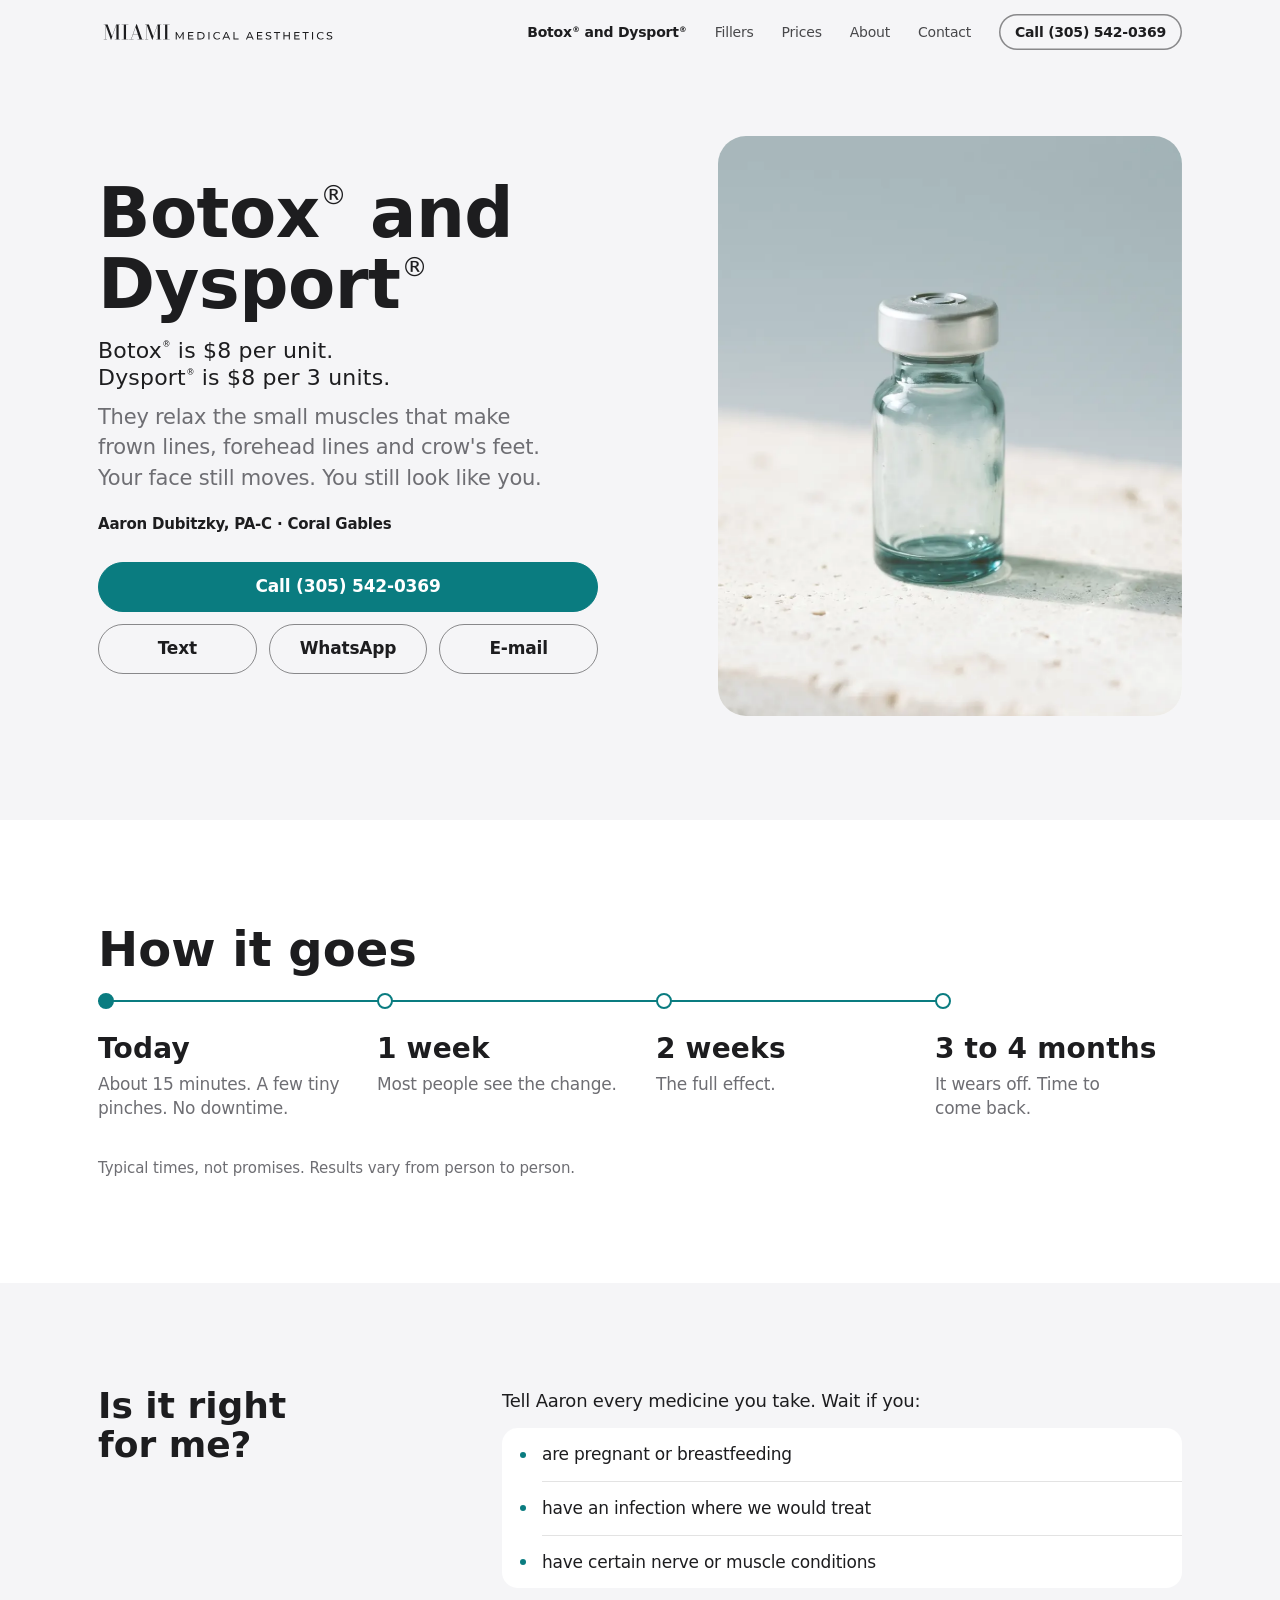
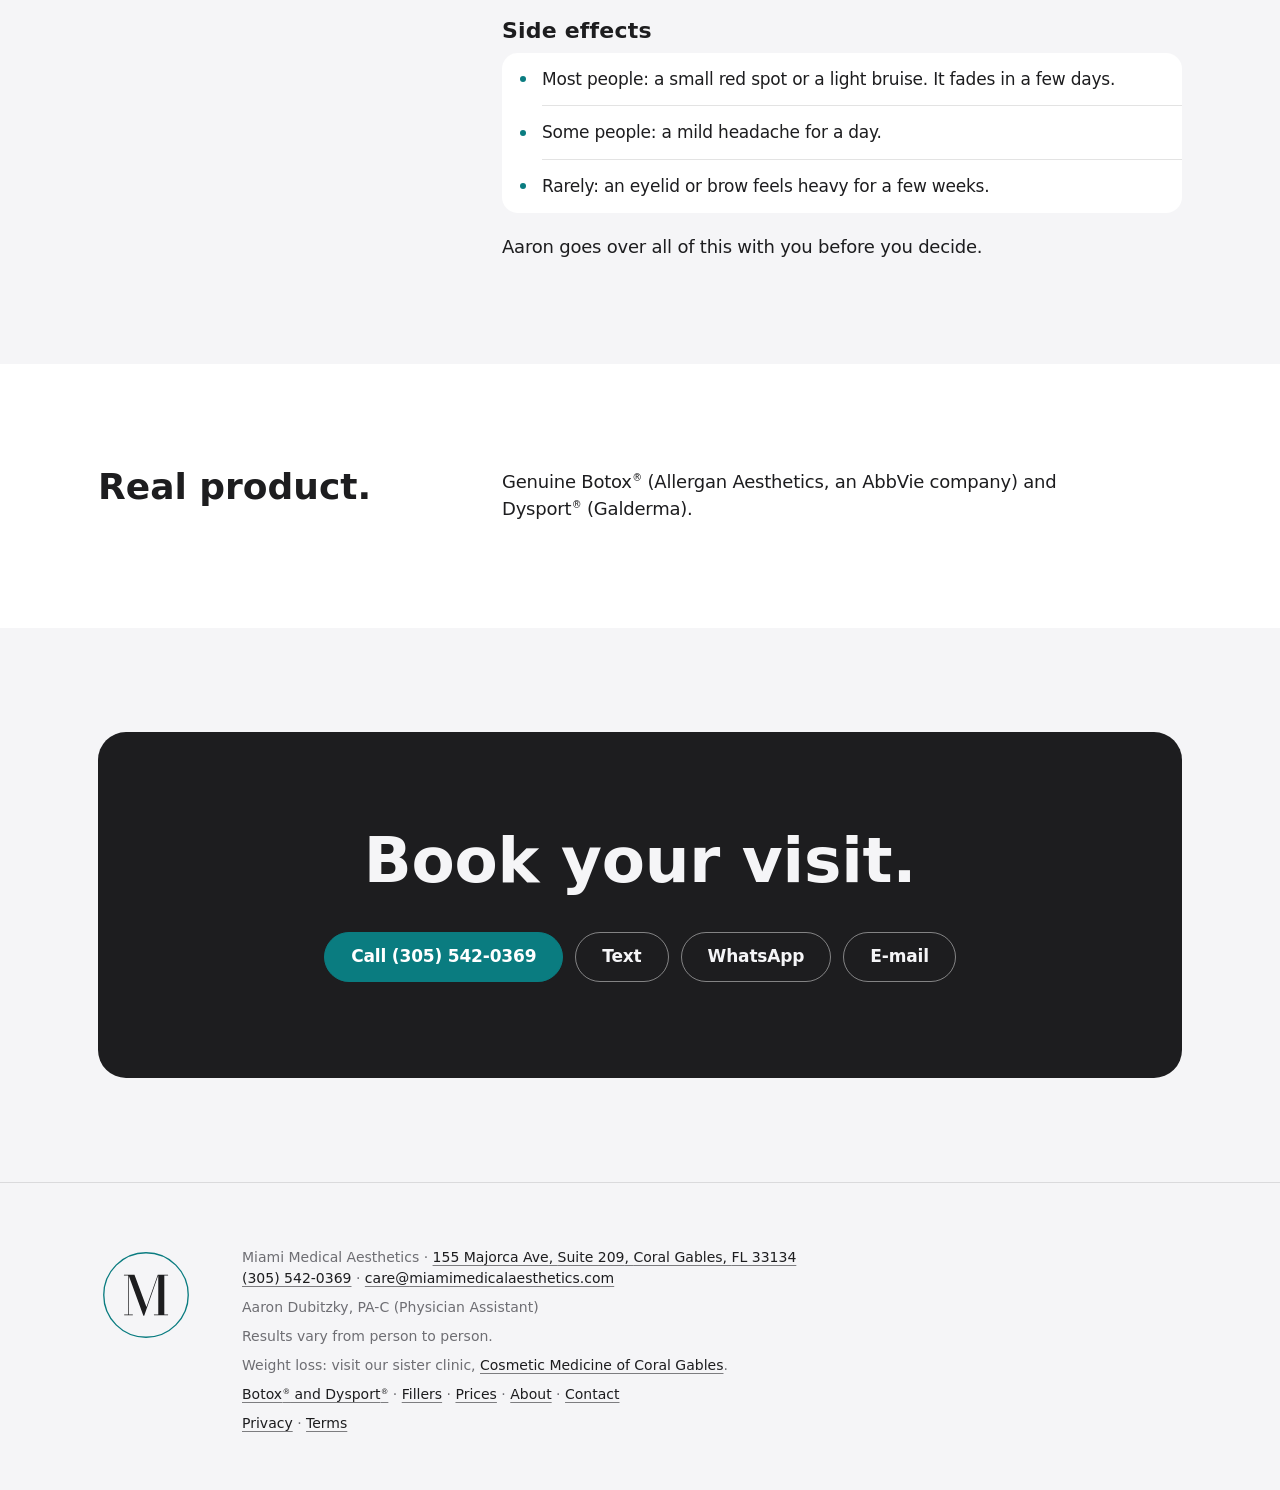
<file: botox-dysport/index.html>
<!doctype html>
<html lang="en">
<head>
<meta charset="utf-8">
<meta name="viewport" content="width=device-width, initial-scale=1, viewport-fit=cover">
<title>Botox® and Dysport® in Coral Gables · Miami Medical Aesthetics</title>
<meta name="description" content="Botox® is $8 per unit and Dysport® is $8 per 3 units in Coral Gables. How they work, how a visit goes and who should wait.">
<link rel="canonical" href="https://miamimedicalaesthetics.com/botox-dysport/">
<meta property="og:type" content="website">
<meta property="og:site_name" content="Miami Medical Aesthetics">
<meta property="og:title" content="Botox® and Dysport® in Coral Gables">
<meta property="og:description" content="Botox® is $8 per unit and Dysport® is $8 per 3 units in Coral Gables. How they work, how a visit goes and who should wait.">
<meta property="og:url" content="https://miamimedicalaesthetics.com/botox-dysport/">
<meta property="og:image" content="https://miamimedicalaesthetics.com/assets/mma-square-1080.png">
<meta property="og:image:width" content="1080">
<meta property="og:image:height" content="1080">
<meta property="og:image:alt" content="Miami Medical Aesthetics">
<meta name="twitter:card" content="summary">
<meta name="theme-color" content="#f5f5f7">
<meta name="color-scheme" content="light">
<meta name="apple-mobile-web-app-title" content="MMA">
<meta name="format-detection" content="telephone=no">
<link rel="icon" href="/assets/favicon-32.png" sizes="32x32">
<link rel="icon" href="/assets/favicon-16.png" sizes="16x16">
<link rel="apple-touch-icon" href="/assets/apple-touch-icon.png">
<link rel="stylesheet" href="/assets/site.css?v=47a9c757">
<script>(function(d){d.className+=' js';setTimeout(function(){if(!window.MMA)d.classList.remove('js')},1200)})(document.documentElement)</script>
<script src="/assets/site.js?v=c86e137c" defer></script>
<script type="application/ld+json">
{
  "@context": "https://schema.org",
  "@type": [
    "MedicalBusiness",
    "LocalBusiness"
  ],
  "name": "Miami Medical Aesthetics",
  "url": "https://miamimedicalaesthetics.com/",
  "telephone": "+1-305-542-0369",
  "email": "care@miamimedicalaesthetics.com",
  "image": "https://miamimedicalaesthetics.com/assets/mma-square-1080.png",
  "logo": "https://miamimedicalaesthetics.com/assets/mma-square-1080.png",
  "hasMap": "https://www.google.com/maps/search/?api=1&query=155+Majorca+Ave+Suite+209%2C+Coral+Gables%2C+FL+33134",
  "address": {
    "@type": "PostalAddress",
    "streetAddress": "155 Majorca Ave, Suite 209",
    "addressLocality": "Coral Gables",
    "addressRegion": "FL",
    "postalCode": "33134",
    "addressCountry": "US"
  },
  "description": "Botox®, Dysport® and fillers in Coral Gables. Aaron Dubitzky, PA-C (Physician Assistant).",
  "employee": [
    {
      "@type": "Person",
      "name": "Aaron Dubitzky",
      "honorificSuffix": "PA-C",
      "jobTitle": "Physician Assistant"
    }
  ],
  "makesOffer": [
    {
      "@type": "Offer",
      "name": "Botox®",
      "description": "Botox® $8 per unit",
      "priceSpecification": {
        "@type": "UnitPriceSpecification",
        "price": "8",
        "priceCurrency": "USD",
        "referenceQuantity": {
          "@type": "QuantitativeValue",
          "value": "1",
          "unitText": "unit"
        }
      }
    },
    {
      "@type": "Offer",
      "name": "Dysport®",
      "description": "Dysport® $8 per 3 units",
      "priceSpecification": {
        "@type": "UnitPriceSpecification",
        "price": "8",
        "priceCurrency": "USD",
        "referenceQuantity": {
          "@type": "QuantitativeValue",
          "value": "3",
          "unitText": "unit"
        }
      }
    }
  ]
}
</script>
</head>
<body>
<a class="skip" href="#main">Skip to content</a>
<div id="top-sentinel" aria-hidden="true"></div>
<header class="site-header">
  <div class="wrap">
    <a class="brand" href="/" aria-label="Miami Medical Aesthetics, home">
      <img class="logo-on-light" src="/assets/mma-wordmark-inline.svg" alt="Miami Medical Aesthetics" width="1600" height="200">
      <img class="logo-on-dark" src="/assets/mma-wordmark-inline-white.svg" alt="" width="1600" height="200" loading="lazy">
    </a>
    <nav class="nav-desktop" aria-label="Pages">
      <ul>
        <li><a href="/botox-dysport/" aria-current="page"><span>Botox<sup class="reg">®</sup> and Dysport<sup class="reg">®</sup></span></a></li>
        <li><a href="/fillers/"><span>Fillers</span></a></li>
        <li><a href="/prices/"><span>Prices</span></a></li>
        <li><a href="/about/"><span>About</span></a></li>
        <li><a href="/contact/"><span>Contact</span></a></li>
        <li class="tel-li"><a class="tel" href="tel:+13055420369" data-goatcounter-click="cta-call">Call (305) 542-0369</a></li>
      </ul>
    </nav>
    <nav class="menu-nav" aria-label="Menu">
    <details class="menu">
      <summary><span class="burger" aria-hidden="true"><i></i><i></i></span><span class="m-open visually-hidden">Menu</span><span class="m-close visually-hidden">Close menu</span></summary>
      <ul class="sheet" role="list">
        <li style="--i:0"><a href="/botox-dysport/" aria-current="page">Botox<sup class="reg">®</sup> and Dysport<sup class="reg">®</sup></a></li>
        <li style="--i:1"><a href="/fillers/">Fillers</a></li>
        <li style="--i:2"><a href="/prices/">Prices</a></li>
        <li style="--i:3"><a href="/about/">About</a></li>
        <li style="--i:4"><a href="/contact/">Contact</a></li>
        <li class="sheet-call" style="--i:5"><p class="sheet-where">155 Majorca Ave, Suite 209 · <span class="nowrap">Coral Gables</span></p><a class="button" href="tel:+13055420369" data-goatcounter-click="cta-call">Call (305) 542-0369</a></li>
      </ul>
    </details>
    </nav>
  </div>
</header>
<main id="main" tabindex="-1">

<section class="page-hero with-stage">
  <div class="wrap">
    <div class="hero-row">
      <div class="hero-lead">
        <h1>Botox<sup class="reg">®</sup> and Dysport<sup class="reg">®</sup></h1>
  <p class="sub"><span class="nowrap">Botox<sup class="reg">®</sup> is $8 per unit.</span> <span class="nowrap">Dysport<sup class="reg">®</sup> is $8 per 3&nbsp;units.</span></p>
  <p>They relax the small muscles that make frown lines, forehead lines and crow's feet. Your face still moves. You still look like&nbsp;you.</p>
  <p class="who">Aaron Dubitzky, <span class="nowrap cred">PA-C</span> · <span class="nowrap">Coral Gables</span></p>
  <p class="actions">
  <a class="button" href="tel:+13055420369" data-goatcounter-click="cta-call">Call (305) 542-0369</a>
  <a class="button ghost" href="sms:+13055420369" data-goatcounter-click="cta-text" aria-label="Text (305) 542-0369">Text</a>
  <a class="button ghost" href="https://wa.me/13055420369?text=Hi%2C%20I%20would%20like%20to%20book%20a%20visit%20at%20Miami%20Medical%20Aesthetics." data-goatcounter-click="cta-whatsapp" aria-label="WhatsApp (305) 542-0369">WhatsApp</a>
  <a class="button ghost" href="mailto:care@miamimedicalaesthetics.com" data-goatcounter-click="cta-email" aria-label="E-mail care@miamimedicalaesthetics.com">E-mail</a>
</p>
      </div>
      <figure class="hero-pic" aria-hidden="true"><img src="/assets/pics/stage-botox-1000.webp" srcset="/assets/pics/stage-botox-1000.webp 1000w, /assets/pics/stage-botox-1200.webp 1200w" sizes="(max-width: 599px) 100vw, 560px" alt="" width="1000" height="1111" decoding="async" fetchpriority="high"></figure>
      
    </div>
    
  </div>
</section>

<section class="band white" id="how">
  <div class="wrap">
    <div class="stack">
      <h2>How it goes</h2>
      <ol class="timeline" role="list" data-in>
    <li><span class="when">Today</span> <span class="what">About 15 minutes. A few tiny pinches. No downtime.</span></li>
    <li><span class="when">1 week</span> <span class="what">Most people see the change.</span></li>
    <li><span class="when">2 weeks</span> <span class="what">The full effect.</span></li>
    <li><span class="when">3&nbsp;to&nbsp;4 months</span> <span class="what">It wears off. Time to come back.</span></li>
  </ol>
  <p class="small">Typical times, not promises. Results vary from person to&nbsp;person.</p>
    </div>
  </div>
</section>

<section class="band" id="safety">
  <div class="wrap">
    <div class="editorial">
      <h2>Is it right for me?</h2>
      <div class="body">
        <p>Tell Aaron every medicine you take. Wait if&nbsp;you:</p>
  <ul class="list" role="list">
    <li>are pregnant or breastfeeding</li>
    <li>have an infection where we would&nbsp;treat</li>
    <li>have certain nerve or muscle&nbsp;conditions</li>
  </ul>
  <h3>Side effects</h3>
  <ul class="list" role="list">
    <li>Most people: a small red spot or a light bruise. It fades in a few&nbsp;days.</li>
    <li>Some people: a mild headache for a&nbsp;day.</li>
    <li>Rarely: an eyelid or brow feels heavy for a few&nbsp;weeks.</li>
  </ul>
  <p>Aaron goes over all of this with you before you&nbsp;decide.</p>
      </div>
    </div>
  </div>
</section>

<section class="band white" id="product">
  <div class="wrap">
    <div class="editorial">
      <h2>Real product.</h2>
      <div class="body">
        <p>Genuine Botox<sup class="reg">®</sup> (Allergan Aesthetics, an AbbVie company) and Dysport<sup class="reg">®</sup>&nbsp;(Galderma).</p>
      </div>
    </div>
  </div>
</section>

<section class="band tile-band" id="cta">
  <div class="wrap">
    <div class="tile dark">
      <div class="tile-body">
        <h2>Book your visit.</h2>
  <p class="actions">
  <a class="button" href="tel:+13055420369" data-goatcounter-click="cta-call">Call (305) 542-0369</a>
  <a class="button ghost" href="sms:+13055420369" data-goatcounter-click="cta-text" aria-label="Text (305) 542-0369">Text</a>
  <a class="button ghost" href="https://wa.me/13055420369?text=Hi%2C%20I%20would%20like%20to%20book%20a%20visit%20at%20Miami%20Medical%20Aesthetics." data-goatcounter-click="cta-whatsapp" aria-label="WhatsApp (305) 542-0369">WhatsApp</a>
  <a class="button ghost" href="mailto:care@miamimedicalaesthetics.com" data-goatcounter-click="cta-email" aria-label="E-mail care@miamimedicalaesthetics.com">E-mail</a>
</p>
      </div>
    </div>
  </div>
</section>

</main>
<footer class="site-footer">
  <div class="wrap">
    <img class="foot-mark" src="/assets/mma-monogram.svg" alt="" width="512" height="512">
    <div class="foot-text">
      <p><span class="fact">Miami Medical Aesthetics</span><span class="sep">&nbsp;· </span><span class="fact"><a href="/contact/#card-where"><span class="nowrap">155 Majorca Ave</span>, <span class="nowrap">Suite 209</span>, <span class="nowrap">Coral Gables,</span> <span class="nowrap">FL 33134</span></a></span><span class="sep brk">&nbsp;· </span><span class="fact"><a class="nowrap" href="tel:+13055420369">(305) 542-0369</a></span><span class="sep">&nbsp;· </span><span class="fact"><a href="mailto:care@miamimedicalaesthetics.com">care@<wbr>miamimedicalaesthetics.com</a></span></p>
  <p>Aaron Dubitzky, PA-C (Physician Assistant)</p>
  <p>Results vary from person to person.</p>
  <p>Weight loss: visit our sister clinic, <a class="nowrap" href="https://www.reimaginecosmetics.com/">Cosmetic Medicine of Coral Gables</a>.</p>
  <p class="foot-pages"><a href="/botox-dysport/">Botox<sup class="reg">®</sup> and Dysport<sup class="reg">®</sup></a><span class="dot">&nbsp;· </span><a href="/fillers/">Fillers</a><span class="dot">&nbsp;· </span><a href="/prices/">Prices</a><span class="dot">&nbsp;· </span><a href="/about/">About</a><span class="dot">&nbsp;· </span><a href="/contact/">Contact</a></p>
  <p><a href="/privacy/">Privacy</a>&nbsp;· <a href="/terms/">Terms</a></p>
    </div>
  </div>
</footer>
<nav class="contact-bar" aria-label="Contact Miami Medical Aesthetics">
  <a href="tel:+13055420369" data-goatcounter-click="cta-call" aria-label="Call (305) 542-0369"><svg viewBox="0 0 24 24" aria-hidden="true"><path d="M22 16.92v3a2 2 0 0 1-2.18 2 19.79 19.79 0 0 1-8.63-3.07 19.5 19.5 0 0 1-6-6 19.79 19.79 0 0 1-3.07-8.67A2 2 0 0 1 4.11 2h3a2 2 0 0 1 2 1.72 12.84 12.84 0 0 0 .7 2.81 2 2 0 0 1-.45 2.11L8.09 9.91a16 16 0 0 0 6 6l1.27-1.27a2 2 0 0 1 2.11-.45 12.84 12.84 0 0 0 2.81.7A2 2 0 0 1 22 16.92z"/></svg><span>Call<span class="bar-num"> (305) 542-0369</span></span></a>
  <a href="sms:+13055420369" data-goatcounter-click="cta-text" aria-label="Text (305) 542-0369"><svg viewBox="0 0 24 24" aria-hidden="true"><path d="M21 15a2 2 0 0 1-2 2H7l-4 4V5a2 2 0 0 1 2-2h14a2 2 0 0 1 2 2z"/></svg><span>Text</span></a>
  <a href="https://wa.me/13055420369?text=Hi%2C%20I%20would%20like%20to%20book%20a%20visit%20at%20Miami%20Medical%20Aesthetics." data-goatcounter-click="cta-whatsapp" aria-label="WhatsApp (305) 542-0369"><svg viewBox="0 0 24 24" aria-hidden="true"><path d="M12 3a9 9 0 0 0-7.7 13.6L3 21l4.5-1.2A9 9 0 1 0 12 3z"/><g transform="translate(7 7) scale(0.42)"><path vector-effect="non-scaling-stroke" d="M22 16.92v3a2 2 0 0 1-2.18 2 19.79 19.79 0 0 1-8.63-3.07 19.5 19.5 0 0 1-6-6 19.79 19.79 0 0 1-3.07-8.67A2 2 0 0 1 4.11 2h3a2 2 0 0 1 2 1.72 12.84 12.84 0 0 0 .7 2.81 2 2 0 0 1-.45 2.11L8.09 9.91a16 16 0 0 0 6 6l1.27-1.27a2 2 0 0 1 2.11-.45 12.84 12.84 0 0 0 2.81.7A2 2 0 0 1 22 16.92z"/></g></svg><span>WhatsApp</span></a>
  <a href="mailto:care@miamimedicalaesthetics.com" data-goatcounter-click="cta-email" aria-label="E-mail care@miamimedicalaesthetics.com"><svg viewBox="0 0 24 24" aria-hidden="true"><rect x="2" y="4" width="20" height="16" rx="2"/><path d="m22 7-8.97 5.7a1.94 1.94 0 0 1-2.06 0L2 7"/></svg><span>E-mail</span></a>
</nav>
<!-- cookieless counts: GoatCounter beacon off until the site code is set in build/build.py (GOATCOUNTER_SITE) -->
</body>
</html>
</file>
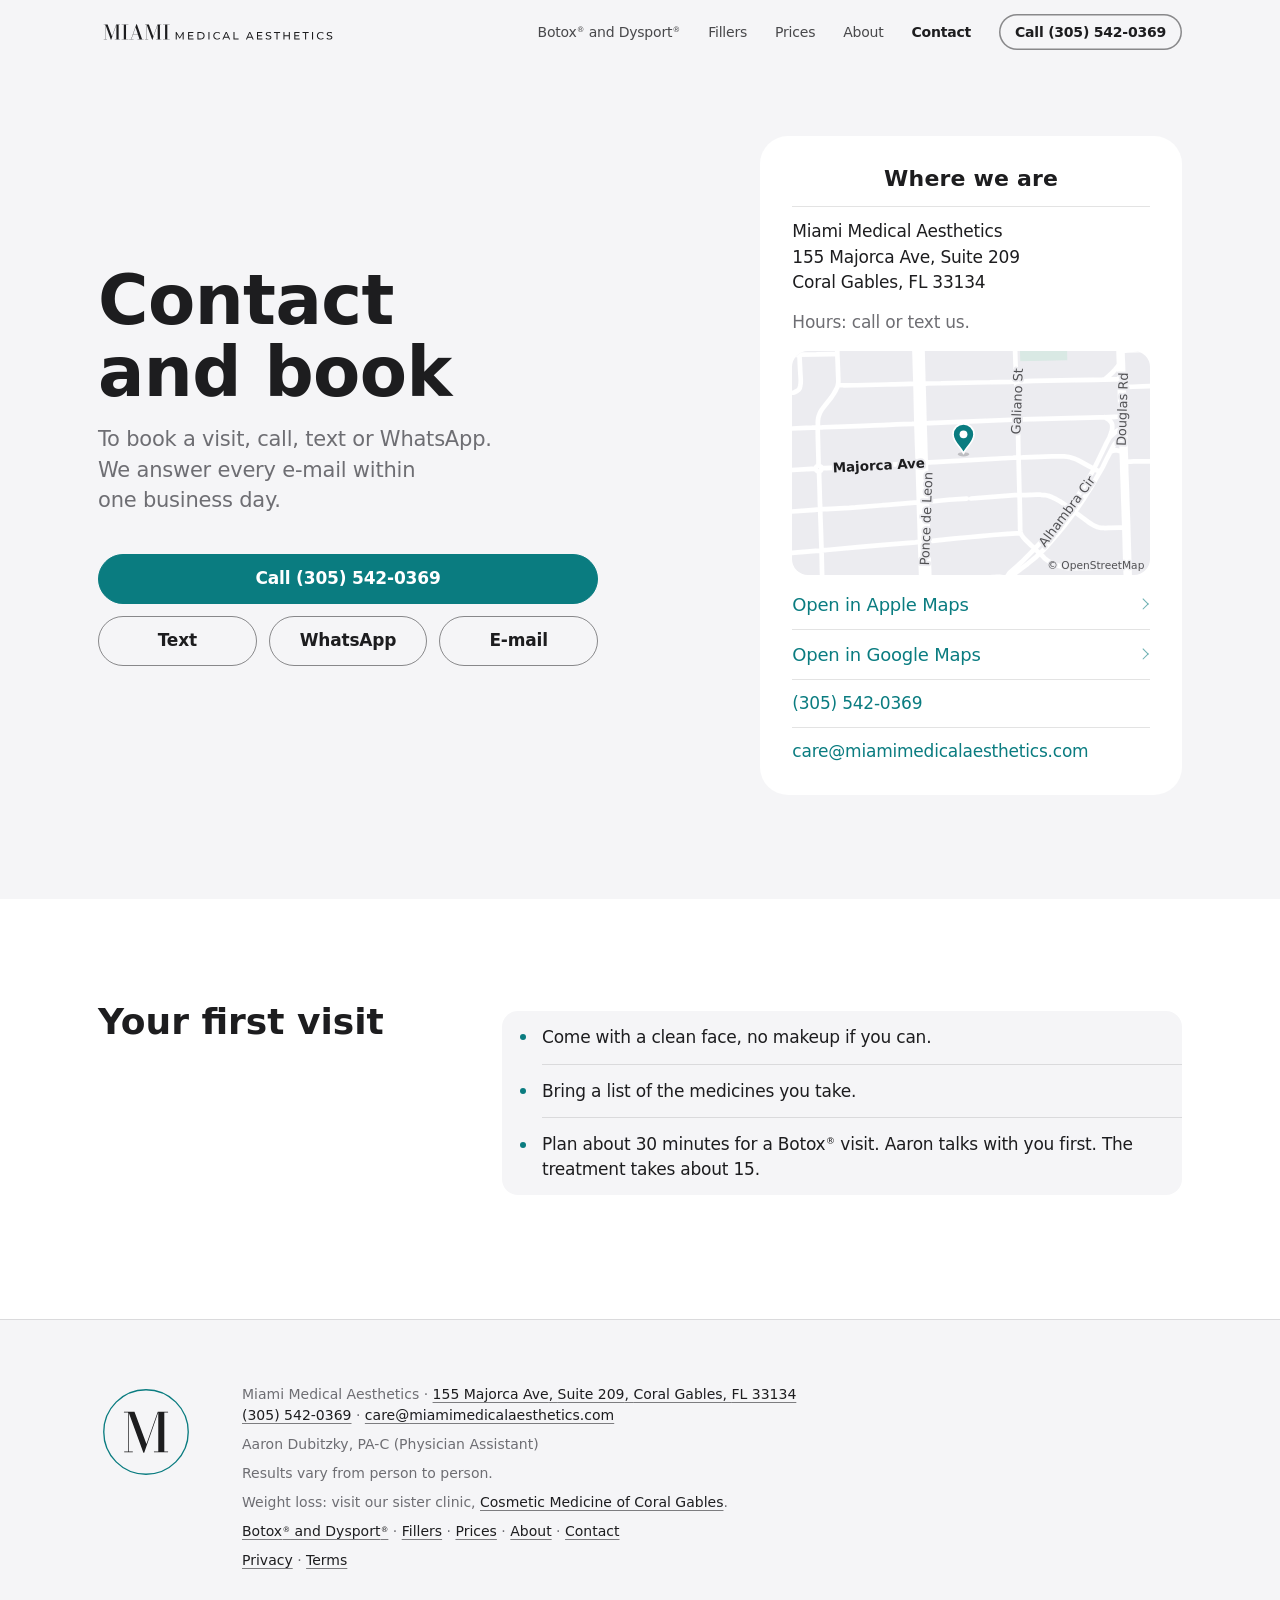
<file: contact/index.html>
<!doctype html>
<html lang="en">
<head>
<meta charset="utf-8">
<meta name="viewport" content="width=device-width, initial-scale=1, viewport-fit=cover">
<title>Contact and book · Miami Medical Aesthetics</title>
<meta name="description" content="Call, text or WhatsApp (305) 542-0369, or e-mail care@miamimedicalaesthetics.com. 155 Majorca Ave, Suite 209, Coral Gables, FL 33134.">
<link rel="canonical" href="https://miamimedicalaesthetics.com/contact/">
<meta property="og:type" content="website">
<meta property="og:site_name" content="Miami Medical Aesthetics">
<meta property="og:title" content="Contact and book">
<meta property="og:description" content="Call, text or WhatsApp (305) 542-0369, or e-mail care@miamimedicalaesthetics.com. 155 Majorca Ave, Suite 209, Coral Gables, FL 33134.">
<meta property="og:url" content="https://miamimedicalaesthetics.com/contact/">
<meta property="og:image" content="https://miamimedicalaesthetics.com/assets/mma-square-1080.png">
<meta property="og:image:width" content="1080">
<meta property="og:image:height" content="1080">
<meta property="og:image:alt" content="Miami Medical Aesthetics">
<meta name="twitter:card" content="summary">
<meta name="theme-color" content="#f5f5f7">
<meta name="color-scheme" content="light">
<meta name="apple-mobile-web-app-title" content="MMA">
<meta name="format-detection" content="telephone=no">
<link rel="icon" href="/assets/favicon-32.png" sizes="32x32">
<link rel="icon" href="/assets/favicon-16.png" sizes="16x16">
<link rel="apple-touch-icon" href="/assets/apple-touch-icon.png">
<link rel="stylesheet" href="/assets/site.css?v=47a9c757">
<script>(function(d){d.className+=' js';setTimeout(function(){if(!window.MMA)d.classList.remove('js')},1200)})(document.documentElement)</script>
<script src="/assets/site.js?v=c86e137c" defer></script>
<script type="application/ld+json">
{
  "@context": "https://schema.org",
  "@type": [
    "MedicalBusiness",
    "LocalBusiness"
  ],
  "name": "Miami Medical Aesthetics",
  "url": "https://miamimedicalaesthetics.com/",
  "telephone": "+1-305-542-0369",
  "email": "care@miamimedicalaesthetics.com",
  "image": "https://miamimedicalaesthetics.com/assets/mma-square-1080.png",
  "logo": "https://miamimedicalaesthetics.com/assets/mma-square-1080.png",
  "hasMap": "https://www.google.com/maps/search/?api=1&query=155+Majorca+Ave+Suite+209%2C+Coral+Gables%2C+FL+33134",
  "address": {
    "@type": "PostalAddress",
    "streetAddress": "155 Majorca Ave, Suite 209",
    "addressLocality": "Coral Gables",
    "addressRegion": "FL",
    "postalCode": "33134",
    "addressCountry": "US"
  },
  "description": "Botox®, Dysport® and fillers in Coral Gables. Aaron Dubitzky, PA-C (Physician Assistant).",
  "employee": [
    {
      "@type": "Person",
      "name": "Aaron Dubitzky",
      "honorificSuffix": "PA-C",
      "jobTitle": "Physician Assistant"
    }
  ],
  "makesOffer": [
    {
      "@type": "Offer",
      "name": "Botox®",
      "description": "Botox® $8 per unit",
      "priceSpecification": {
        "@type": "UnitPriceSpecification",
        "price": "8",
        "priceCurrency": "USD",
        "referenceQuantity": {
          "@type": "QuantitativeValue",
          "value": "1",
          "unitText": "unit"
        }
      }
    },
    {
      "@type": "Offer",
      "name": "Dysport®",
      "description": "Dysport® $8 per 3 units",
      "priceSpecification": {
        "@type": "UnitPriceSpecification",
        "price": "8",
        "priceCurrency": "USD",
        "referenceQuantity": {
          "@type": "QuantitativeValue",
          "value": "3",
          "unitText": "unit"
        }
      }
    }
  ]
}
</script>
</head>
<body>
<a class="skip" href="#main">Skip to content</a>
<div id="top-sentinel" aria-hidden="true"></div>
<header class="site-header">
  <div class="wrap">
    <a class="brand" href="/" aria-label="Miami Medical Aesthetics, home">
      <img class="logo-on-light" src="/assets/mma-wordmark-inline.svg" alt="Miami Medical Aesthetics" width="1600" height="200">
      <img class="logo-on-dark" src="/assets/mma-wordmark-inline-white.svg" alt="" width="1600" height="200" loading="lazy">
    </a>
    <nav class="nav-desktop" aria-label="Pages">
      <ul>
        <li><a href="/botox-dysport/"><span>Botox<sup class="reg">®</sup> and Dysport<sup class="reg">®</sup></span></a></li>
        <li><a href="/fillers/"><span>Fillers</span></a></li>
        <li><a href="/prices/"><span>Prices</span></a></li>
        <li><a href="/about/"><span>About</span></a></li>
        <li><a href="/contact/" aria-current="page"><span>Contact</span></a></li>
        <li class="tel-li"><a class="tel" href="tel:+13055420369" data-goatcounter-click="cta-call">Call (305) 542-0369</a></li>
      </ul>
    </nav>
    <nav class="menu-nav" aria-label="Menu">
    <details class="menu">
      <summary><span class="burger" aria-hidden="true"><i></i><i></i></span><span class="m-open visually-hidden">Menu</span><span class="m-close visually-hidden">Close menu</span></summary>
      <ul class="sheet" role="list">
        <li style="--i:0"><a href="/botox-dysport/">Botox<sup class="reg">®</sup> and Dysport<sup class="reg">®</sup></a></li>
        <li style="--i:1"><a href="/fillers/">Fillers</a></li>
        <li style="--i:2"><a href="/prices/">Prices</a></li>
        <li style="--i:3"><a href="/about/">About</a></li>
        <li style="--i:4"><a href="/contact/" aria-current="page">Contact</a></li>
        <li class="sheet-call" style="--i:5"><p class="sheet-where">155 Majorca Ave, Suite 209 · <span class="nowrap">Coral Gables</span></p><a class="button" href="tel:+13055420369" data-goatcounter-click="cta-call">Call (305) 542-0369</a></li>
      </ul>
    </details>
    </nav>
  </div>
</header>
<main id="main" tabindex="-1">

<section class="page-hero with-card contact">
  <div class="wrap">
    <div class="hero-row">
      <div class="hero-lead">
        <h1>Contact and book</h1>
  <p>To book a visit, call, text or WhatsApp. We answer every <span class="nowrap">e-mail</span> within one business&nbsp;day.</p>
  <p class="actions">
  <a class="button" href="tel:+13055420369" data-goatcounter-click="cta-call">Call (305) 542-0369</a>
  <a class="button ghost" href="sms:+13055420369" data-goatcounter-click="cta-text" aria-label="Text (305) 542-0369">Text</a>
  <a class="button ghost" href="https://wa.me/13055420369?text=Hi%2C%20I%20would%20like%20to%20book%20a%20visit%20at%20Miami%20Medical%20Aesthetics." data-goatcounter-click="cta-whatsapp" aria-label="WhatsApp (305) 542-0369">WhatsApp</a>
  <a class="button ghost" href="mailto:care@miamimedicalaesthetics.com" data-goatcounter-click="cta-email" aria-label="E-mail care@miamimedicalaesthetics.com">E-mail</a>
</p>
      </div>
      
      <section class="receipt card rise" id="card-where" aria-labelledby="card-where-title">
      <div class="paper">
        <h2 id="card-where-title">Where we are</h2>
  <p class="lines">Miami Medical Aesthetics<br>155 Majorca Ave, Suite 209<br>Coral Gables, <span class="nowrap">FL 33134</span></p>
  <p class="hours" data-placeholder="HOURS">Hours: call or text&nbsp;us.</p>
  <div class="place">
  <div class="place-pic"><img class="place-map" src="/assets/pics/map-office-light.svg" alt="Map: Miami Medical Aesthetics is on Majorca Ave, between Ponce de Leon Blvd and Galiano St, in Coral Gables." width="640" height="400" loading="lazy" decoding="async"><a class="place-tap" href="https://www.google.com/maps/search/?api=1&amp;query=155+Majorca+Ave+Suite+209%2C+Coral+Gables%2C+FL+33134" data-apple="https://maps.apple.com/?address=155+Majorca+Ave%2C+Suite+209%2C+Coral+Gables%2C+FL+33134" tabindex="-1" aria-hidden="true" data-goatcounter-click="map-picture"></a></div>
  <ul class="place-open" role="list">
    <li><a href="https://maps.apple.com/?address=155+Majorca+Ave%2C+Suite+209%2C+Coral+Gables%2C+FL+33134" data-goatcounter-click="map-apple">Open in Apple Maps</a></li>
    <li><a href="https://www.google.com/maps/search/?api=1&amp;query=155+Majorca+Ave+Suite+209%2C+Coral+Gables%2C+FL+33134" data-goatcounter-click="map-google">Open in Google Maps</a></li>
  </ul>
</div>
  <p class="rows"><a class="nowrap" href="tel:+13055420369">(305) 542-0369</a><br><a href="mailto:care@miamimedicalaesthetics.com">care@<wbr>miamimedicalaesthetics.com</a></p>
      </div>
    </section>
    </div>
    
  </div>
</section>

<section class="band white" id="first-visit">
  <div class="wrap">
    <div class="editorial">
      <h2>Your first visit</h2>
      <div class="body">
        <ul class="list" role="list">
    <li>Come with a clean face, no makeup if you&nbsp;can.</li>
    <li>Bring a list of the medicines you&nbsp;take.</li>
    <li>Plan about 30 minutes for a Botox<sup class="reg">®</sup> visit. Aaron talks with you first. The treatment takes about&nbsp;15.</li>
  </ul>
      </div>
    </div>
  </div>
</section>

</main>
<footer class="site-footer">
  <div class="wrap">
    <img class="foot-mark" src="/assets/mma-monogram.svg" alt="" width="512" height="512">
    <div class="foot-text">
      <p><span class="fact">Miami Medical Aesthetics</span><span class="sep">&nbsp;· </span><span class="fact"><a href="/contact/#card-where"><span class="nowrap">155 Majorca Ave</span>, <span class="nowrap">Suite 209</span>, <span class="nowrap">Coral Gables,</span> <span class="nowrap">FL 33134</span></a></span><span class="sep brk">&nbsp;· </span><span class="fact"><a class="nowrap" href="tel:+13055420369">(305) 542-0369</a></span><span class="sep">&nbsp;· </span><span class="fact"><a href="mailto:care@miamimedicalaesthetics.com">care@<wbr>miamimedicalaesthetics.com</a></span></p>
  <p>Aaron Dubitzky, PA-C (Physician Assistant)</p>
  <p>Results vary from person to person.</p>
  <p>Weight loss: visit our sister clinic, <a class="nowrap" href="https://www.reimaginecosmetics.com/">Cosmetic Medicine of Coral Gables</a>.</p>
  <p class="foot-pages"><a href="/botox-dysport/">Botox<sup class="reg">®</sup> and Dysport<sup class="reg">®</sup></a><span class="dot">&nbsp;· </span><a href="/fillers/">Fillers</a><span class="dot">&nbsp;· </span><a href="/prices/">Prices</a><span class="dot">&nbsp;· </span><a href="/about/">About</a><span class="dot">&nbsp;· </span><a href="/contact/">Contact</a></p>
  <p><a href="/privacy/">Privacy</a>&nbsp;· <a href="/terms/">Terms</a></p>
    </div>
  </div>
</footer>
<nav class="contact-bar" aria-label="Contact Miami Medical Aesthetics">
  <a href="tel:+13055420369" data-goatcounter-click="cta-call" aria-label="Call (305) 542-0369"><svg viewBox="0 0 24 24" aria-hidden="true"><path d="M22 16.92v3a2 2 0 0 1-2.18 2 19.79 19.79 0 0 1-8.63-3.07 19.5 19.5 0 0 1-6-6 19.79 19.79 0 0 1-3.07-8.67A2 2 0 0 1 4.11 2h3a2 2 0 0 1 2 1.72 12.84 12.84 0 0 0 .7 2.81 2 2 0 0 1-.45 2.11L8.09 9.91a16 16 0 0 0 6 6l1.27-1.27a2 2 0 0 1 2.11-.45 12.84 12.84 0 0 0 2.81.7A2 2 0 0 1 22 16.92z"/></svg><span>Call<span class="bar-num"> (305) 542-0369</span></span></a>
  <a href="sms:+13055420369" data-goatcounter-click="cta-text" aria-label="Text (305) 542-0369"><svg viewBox="0 0 24 24" aria-hidden="true"><path d="M21 15a2 2 0 0 1-2 2H7l-4 4V5a2 2 0 0 1 2-2h14a2 2 0 0 1 2 2z"/></svg><span>Text</span></a>
  <a href="https://wa.me/13055420369?text=Hi%2C%20I%20would%20like%20to%20book%20a%20visit%20at%20Miami%20Medical%20Aesthetics." data-goatcounter-click="cta-whatsapp" aria-label="WhatsApp (305) 542-0369"><svg viewBox="0 0 24 24" aria-hidden="true"><path d="M12 3a9 9 0 0 0-7.7 13.6L3 21l4.5-1.2A9 9 0 1 0 12 3z"/><g transform="translate(7 7) scale(0.42)"><path vector-effect="non-scaling-stroke" d="M22 16.92v3a2 2 0 0 1-2.18 2 19.79 19.79 0 0 1-8.63-3.07 19.5 19.5 0 0 1-6-6 19.79 19.79 0 0 1-3.07-8.67A2 2 0 0 1 4.11 2h3a2 2 0 0 1 2 1.72 12.84 12.84 0 0 0 .7 2.81 2 2 0 0 1-.45 2.11L8.09 9.91a16 16 0 0 0 6 6l1.27-1.27a2 2 0 0 1 2.11-.45 12.84 12.84 0 0 0 2.81.7A2 2 0 0 1 22 16.92z"/></g></svg><span>WhatsApp</span></a>
  <a href="mailto:care@miamimedicalaesthetics.com" data-goatcounter-click="cta-email" aria-label="E-mail care@miamimedicalaesthetics.com"><svg viewBox="0 0 24 24" aria-hidden="true"><rect x="2" y="4" width="20" height="16" rx="2"/><path d="m22 7-8.97 5.7a1.94 1.94 0 0 1-2.06 0L2 7"/></svg><span>E-mail</span></a>
</nav>
<!-- cookieless counts: GoatCounter beacon off until the site code is set in build/build.py (GOATCOUNTER_SITE) -->
</body>
</html>
</file>
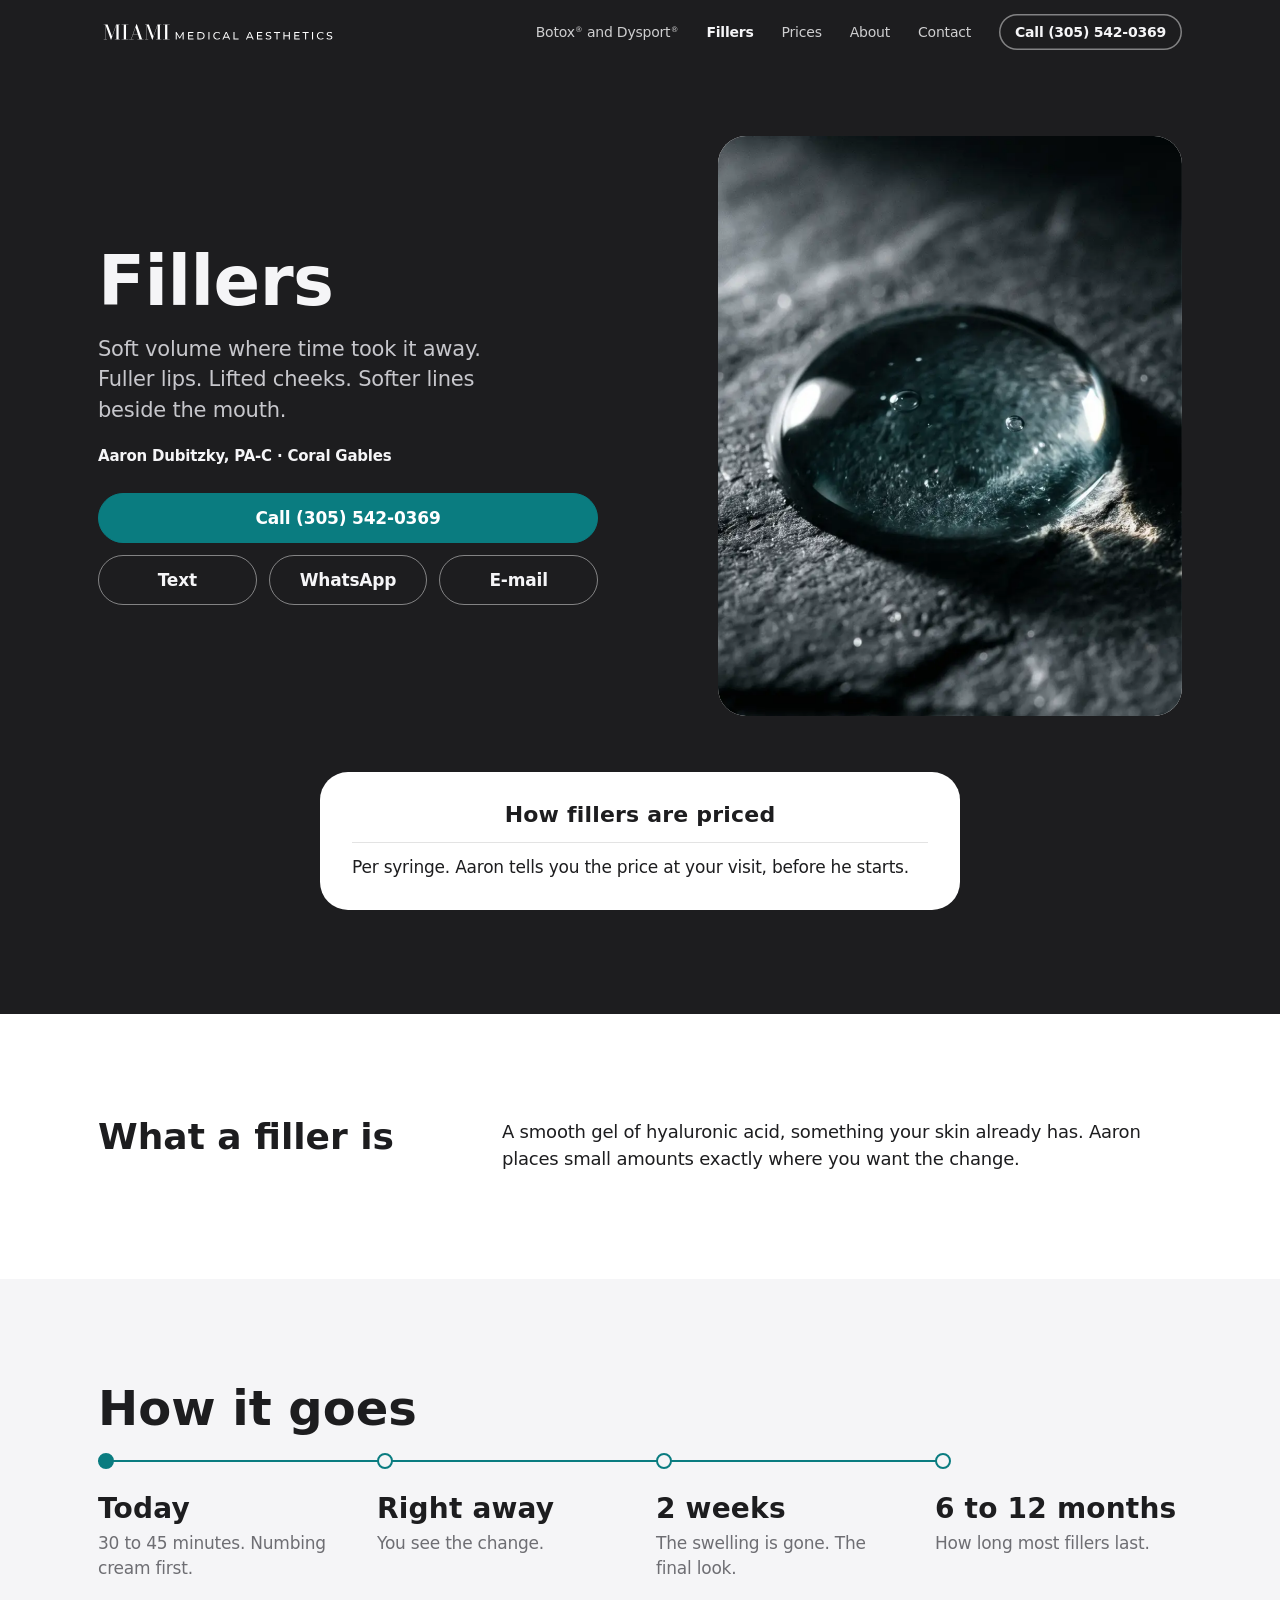
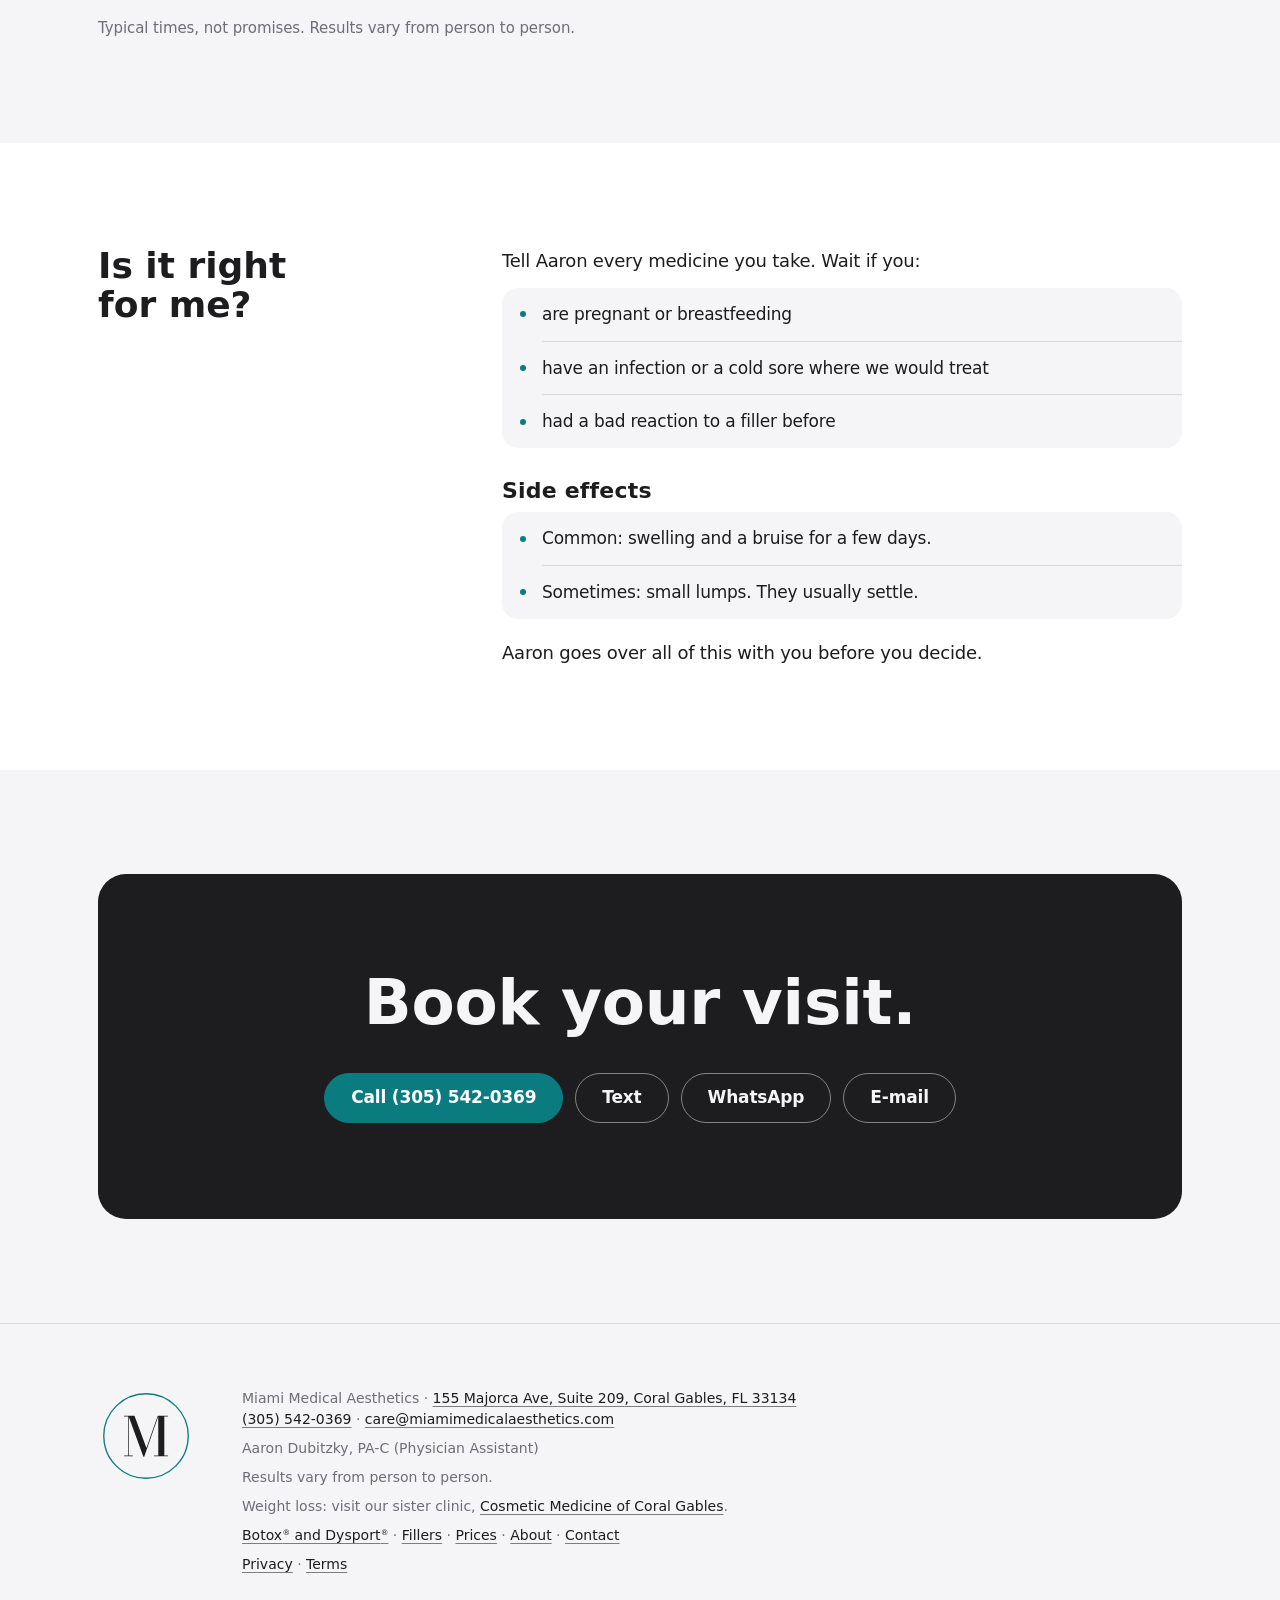
<file: fillers/index.html>
<!doctype html>
<html lang="en">
<head>
<meta charset="utf-8">
<meta name="viewport" content="width=device-width, initial-scale=1, viewport-fit=cover">
<title>Fillers in Coral Gables · Miami Medical Aesthetics</title>
<meta name="description" content="Hyaluronic acid fillers for lips, cheeks and the lines beside the mouth, in Coral Gables. Priced per syringe. You get the price at your visit.">
<link rel="canonical" href="https://miamimedicalaesthetics.com/fillers/">
<meta property="og:type" content="website">
<meta property="og:site_name" content="Miami Medical Aesthetics">
<meta property="og:title" content="Fillers in Coral Gables">
<meta property="og:description" content="Hyaluronic acid fillers for lips, cheeks and the lines beside the mouth, in Coral Gables. Priced per syringe. You get the price at your visit.">
<meta property="og:url" content="https://miamimedicalaesthetics.com/fillers/">
<meta property="og:image" content="https://miamimedicalaesthetics.com/assets/mma-square-1080.png">
<meta property="og:image:width" content="1080">
<meta property="og:image:height" content="1080">
<meta property="og:image:alt" content="Miami Medical Aesthetics">
<meta name="twitter:card" content="summary">
<meta name="theme-color" content="#1d1d1f">
<meta name="color-scheme" content="light">
<meta name="apple-mobile-web-app-title" content="MMA">
<meta name="format-detection" content="telephone=no">
<link rel="icon" href="/assets/favicon-32.png" sizes="32x32">
<link rel="icon" href="/assets/favicon-16.png" sizes="16x16">
<link rel="apple-touch-icon" href="/assets/apple-touch-icon.png">
<link rel="stylesheet" href="/assets/site.css?v=47a9c757">
<script>(function(d){d.className+=' js';setTimeout(function(){if(!window.MMA)d.classList.remove('js')},1200)})(document.documentElement)</script>
<script src="/assets/site.js?v=c86e137c" defer></script>
<script type="application/ld+json">
{
  "@context": "https://schema.org",
  "@type": [
    "MedicalBusiness",
    "LocalBusiness"
  ],
  "name": "Miami Medical Aesthetics",
  "url": "https://miamimedicalaesthetics.com/",
  "telephone": "+1-305-542-0369",
  "email": "care@miamimedicalaesthetics.com",
  "image": "https://miamimedicalaesthetics.com/assets/mma-square-1080.png",
  "logo": "https://miamimedicalaesthetics.com/assets/mma-square-1080.png",
  "hasMap": "https://www.google.com/maps/search/?api=1&query=155+Majorca+Ave+Suite+209%2C+Coral+Gables%2C+FL+33134",
  "address": {
    "@type": "PostalAddress",
    "streetAddress": "155 Majorca Ave, Suite 209",
    "addressLocality": "Coral Gables",
    "addressRegion": "FL",
    "postalCode": "33134",
    "addressCountry": "US"
  },
  "description": "Botox®, Dysport® and fillers in Coral Gables. Aaron Dubitzky, PA-C (Physician Assistant).",
  "employee": [
    {
      "@type": "Person",
      "name": "Aaron Dubitzky",
      "honorificSuffix": "PA-C",
      "jobTitle": "Physician Assistant"
    }
  ],
  "makesOffer": [
    {
      "@type": "Offer",
      "name": "Botox®",
      "description": "Botox® $8 per unit",
      "priceSpecification": {
        "@type": "UnitPriceSpecification",
        "price": "8",
        "priceCurrency": "USD",
        "referenceQuantity": {
          "@type": "QuantitativeValue",
          "value": "1",
          "unitText": "unit"
        }
      }
    },
    {
      "@type": "Offer",
      "name": "Dysport®",
      "description": "Dysport® $8 per 3 units",
      "priceSpecification": {
        "@type": "UnitPriceSpecification",
        "price": "8",
        "priceCurrency": "USD",
        "referenceQuantity": {
          "@type": "QuantitativeValue",
          "value": "3",
          "unitText": "unit"
        }
      }
    }
  ]
}
</script>
</head>
<body>
<a class="skip" href="#main">Skip to content</a>
<div id="top-sentinel" aria-hidden="true"></div>
<header class="site-header on-dark">
  <div class="wrap">
    <a class="brand" href="/" aria-label="Miami Medical Aesthetics, home">
      <img class="logo-on-light" src="/assets/mma-wordmark-inline.svg" alt="Miami Medical Aesthetics" width="1600" height="200" loading="lazy">
      <img class="logo-on-dark" src="/assets/mma-wordmark-inline-white.svg" alt="" width="1600" height="200">
    </a>
    <nav class="nav-desktop" aria-label="Pages">
      <ul>
        <li><a href="/botox-dysport/"><span>Botox<sup class="reg">®</sup> and Dysport<sup class="reg">®</sup></span></a></li>
        <li><a href="/fillers/" aria-current="page"><span>Fillers</span></a></li>
        <li><a href="/prices/"><span>Prices</span></a></li>
        <li><a href="/about/"><span>About</span></a></li>
        <li><a href="/contact/"><span>Contact</span></a></li>
        <li class="tel-li"><a class="tel" href="tel:+13055420369" data-goatcounter-click="cta-call">Call (305) 542-0369</a></li>
      </ul>
    </nav>
    <nav class="menu-nav" aria-label="Menu">
    <details class="menu">
      <summary><span class="burger" aria-hidden="true"><i></i><i></i></span><span class="m-open visually-hidden">Menu</span><span class="m-close visually-hidden">Close menu</span></summary>
      <ul class="sheet" role="list">
        <li style="--i:0"><a href="/botox-dysport/">Botox<sup class="reg">®</sup> and Dysport<sup class="reg">®</sup></a></li>
        <li style="--i:1"><a href="/fillers/" aria-current="page">Fillers</a></li>
        <li style="--i:2"><a href="/prices/">Prices</a></li>
        <li style="--i:3"><a href="/about/">About</a></li>
        <li style="--i:4"><a href="/contact/">Contact</a></li>
        <li class="sheet-call" style="--i:5"><p class="sheet-where">155 Majorca Ave, Suite 209 · <span class="nowrap">Coral Gables</span></p><a class="button" href="tel:+13055420369" data-goatcounter-click="cta-call">Call (305) 542-0369</a></li>
      </ul>
    </details>
    </nav>
  </div>
</header>
<main id="main" tabindex="-1">

<section class="page-hero with-card with-stage dark">
  <div class="wrap">
    <div class="hero-row">
      <div class="hero-lead">
        <h1>Fillers</h1>
  <p>Soft volume where time took it away. Fuller lips. Lifted cheeks. Softer lines beside the&nbsp;mouth.</p>
  <p class="who">Aaron Dubitzky, <span class="nowrap cred">PA-C</span> · <span class="nowrap">Coral Gables</span></p>
  <p class="actions">
  <a class="button" href="tel:+13055420369" data-goatcounter-click="cta-call">Call (305) 542-0369</a>
  <a class="button ghost" href="sms:+13055420369" data-goatcounter-click="cta-text" aria-label="Text (305) 542-0369">Text</a>
  <a class="button ghost" href="https://wa.me/13055420369?text=Hi%2C%20I%20would%20like%20to%20book%20a%20visit%20at%20Miami%20Medical%20Aesthetics." data-goatcounter-click="cta-whatsapp" aria-label="WhatsApp (305) 542-0369">WhatsApp</a>
  <a class="button ghost" href="mailto:care@miamimedicalaesthetics.com" data-goatcounter-click="cta-email" aria-label="E-mail care@miamimedicalaesthetics.com">E-mail</a>
</p>
      </div>
      <figure class="hero-pic" aria-hidden="true"><img src="/assets/pics/stage-fillers-1000.webp" srcset="/assets/pics/stage-fillers-1000.webp 1000w, /assets/pics/stage-fillers-1200.webp 1200w" sizes="(max-width: 599px) 80vw, 560px" alt="" width="1000" height="1111" decoding="async" fetchpriority="high"></figure>
      
    </div>
    <section class="receipt card wide rise" id="card-price" aria-labelledby="card-price-title">
      <div class="paper">
        <h2 id="card-price-title">How fillers are priced</h2>
  <p class="lines">Per syringe. Aaron tells you the price at your visit, before he&nbsp;starts.</p>
      </div>
    </section>
  </div>
</section>

<section class="band white" id="what">
  <div class="wrap">
    <div class="editorial">
      <h2>What a filler is</h2>
      <div class="body">
        <p>A smooth gel of hyaluronic acid, something your skin already has. Aaron places small amounts exactly where you want the&nbsp;change.</p>
      </div>
    </div>
  </div>
</section>

<section class="band" id="how">
  <div class="wrap">
    <div class="stack">
      <h2>How it goes</h2>
      <ol class="timeline" role="list" data-in>
    <li><span class="when">Today</span> <span class="what">30&nbsp;to&nbsp;45 minutes. Numbing cream first.</span></li>
    <li><span class="when">Right away</span> <span class="what">You see the change.</span></li>
    <li><span class="when">2 weeks</span> <span class="what">The swelling is gone. The final look.</span></li>
    <li><span class="when">6&nbsp;to&nbsp;12 months</span> <span class="what">How long most fillers last.</span></li>
  </ol>
  <p class="small">Typical times, not promises. Results vary from person to&nbsp;person.</p>
    </div>
  </div>
</section>

<section class="band white" id="safety">
  <div class="wrap">
    <div class="editorial">
      <h2>Is it right for me?</h2>
      <div class="body">
        <p>Tell Aaron every medicine you take. Wait if&nbsp;you:</p>
  <ul class="list" role="list">
    <li>are pregnant or breastfeeding</li>
    <li>have an infection or a cold sore where we would&nbsp;treat</li>
    <li>had a bad reaction to a filler&nbsp;before</li>
  </ul>
  <h3>Side effects</h3>
  <ul class="list" role="list">
    <li>Common: swelling and a bruise for a few&nbsp;days.</li>
    <li>Sometimes: small lumps. They usually&nbsp;settle.</li>
  </ul>
  <p>Aaron goes over all of this with you before you&nbsp;decide.</p>
      </div>
    </div>
  </div>
</section>

<section class="band tile-band" id="cta">
  <div class="wrap">
    <div class="tile dark">
      <div class="tile-body">
        <h2>Book your visit.</h2>
  <p class="actions">
  <a class="button" href="tel:+13055420369" data-goatcounter-click="cta-call">Call (305) 542-0369</a>
  <a class="button ghost" href="sms:+13055420369" data-goatcounter-click="cta-text" aria-label="Text (305) 542-0369">Text</a>
  <a class="button ghost" href="https://wa.me/13055420369?text=Hi%2C%20I%20would%20like%20to%20book%20a%20visit%20at%20Miami%20Medical%20Aesthetics." data-goatcounter-click="cta-whatsapp" aria-label="WhatsApp (305) 542-0369">WhatsApp</a>
  <a class="button ghost" href="mailto:care@miamimedicalaesthetics.com" data-goatcounter-click="cta-email" aria-label="E-mail care@miamimedicalaesthetics.com">E-mail</a>
</p>
      </div>
    </div>
  </div>
</section>

</main>
<footer class="site-footer">
  <div class="wrap">
    <img class="foot-mark" src="/assets/mma-monogram.svg" alt="" width="512" height="512">
    <div class="foot-text">
      <p><span class="fact">Miami Medical Aesthetics</span><span class="sep">&nbsp;· </span><span class="fact"><a href="/contact/#card-where"><span class="nowrap">155 Majorca Ave</span>, <span class="nowrap">Suite 209</span>, <span class="nowrap">Coral Gables,</span> <span class="nowrap">FL 33134</span></a></span><span class="sep brk">&nbsp;· </span><span class="fact"><a class="nowrap" href="tel:+13055420369">(305) 542-0369</a></span><span class="sep">&nbsp;· </span><span class="fact"><a href="mailto:care@miamimedicalaesthetics.com">care@<wbr>miamimedicalaesthetics.com</a></span></p>
  <p>Aaron Dubitzky, PA-C (Physician Assistant)</p>
  <p>Results vary from person to person.</p>
  <p>Weight loss: visit our sister clinic, <a class="nowrap" href="https://www.reimaginecosmetics.com/">Cosmetic Medicine of Coral Gables</a>.</p>
  <p class="foot-pages"><a href="/botox-dysport/">Botox<sup class="reg">®</sup> and Dysport<sup class="reg">®</sup></a><span class="dot">&nbsp;· </span><a href="/fillers/">Fillers</a><span class="dot">&nbsp;· </span><a href="/prices/">Prices</a><span class="dot">&nbsp;· </span><a href="/about/">About</a><span class="dot">&nbsp;· </span><a href="/contact/">Contact</a></p>
  <p><a href="/privacy/">Privacy</a>&nbsp;· <a href="/terms/">Terms</a></p>
    </div>
  </div>
</footer>
<nav class="contact-bar on-dark" aria-label="Contact Miami Medical Aesthetics">
  <a href="tel:+13055420369" data-goatcounter-click="cta-call" aria-label="Call (305) 542-0369"><svg viewBox="0 0 24 24" aria-hidden="true"><path d="M22 16.92v3a2 2 0 0 1-2.18 2 19.79 19.79 0 0 1-8.63-3.07 19.5 19.5 0 0 1-6-6 19.79 19.79 0 0 1-3.07-8.67A2 2 0 0 1 4.11 2h3a2 2 0 0 1 2 1.72 12.84 12.84 0 0 0 .7 2.81 2 2 0 0 1-.45 2.11L8.09 9.91a16 16 0 0 0 6 6l1.27-1.27a2 2 0 0 1 2.11-.45 12.84 12.84 0 0 0 2.81.7A2 2 0 0 1 22 16.92z"/></svg><span>Call<span class="bar-num"> (305) 542-0369</span></span></a>
  <a href="sms:+13055420369" data-goatcounter-click="cta-text" aria-label="Text (305) 542-0369"><svg viewBox="0 0 24 24" aria-hidden="true"><path d="M21 15a2 2 0 0 1-2 2H7l-4 4V5a2 2 0 0 1 2-2h14a2 2 0 0 1 2 2z"/></svg><span>Text</span></a>
  <a href="https://wa.me/13055420369?text=Hi%2C%20I%20would%20like%20to%20book%20a%20visit%20at%20Miami%20Medical%20Aesthetics." data-goatcounter-click="cta-whatsapp" aria-label="WhatsApp (305) 542-0369"><svg viewBox="0 0 24 24" aria-hidden="true"><path d="M12 3a9 9 0 0 0-7.7 13.6L3 21l4.5-1.2A9 9 0 1 0 12 3z"/><g transform="translate(7 7) scale(0.42)"><path vector-effect="non-scaling-stroke" d="M22 16.92v3a2 2 0 0 1-2.18 2 19.79 19.79 0 0 1-8.63-3.07 19.5 19.5 0 0 1-6-6 19.79 19.79 0 0 1-3.07-8.67A2 2 0 0 1 4.11 2h3a2 2 0 0 1 2 1.72 12.84 12.84 0 0 0 .7 2.81 2 2 0 0 1-.45 2.11L8.09 9.91a16 16 0 0 0 6 6l1.27-1.27a2 2 0 0 1 2.11-.45 12.84 12.84 0 0 0 2.81.7A2 2 0 0 1 22 16.92z"/></g></svg><span>WhatsApp</span></a>
  <a href="mailto:care@miamimedicalaesthetics.com" data-goatcounter-click="cta-email" aria-label="E-mail care@miamimedicalaesthetics.com"><svg viewBox="0 0 24 24" aria-hidden="true"><rect x="2" y="4" width="20" height="16" rx="2"/><path d="m22 7-8.97 5.7a1.94 1.94 0 0 1-2.06 0L2 7"/></svg><span>E-mail</span></a>
</nav>
<!-- cookieless counts: GoatCounter beacon off until the site code is set in build/build.py (GOATCOUNTER_SITE) -->
</body>
</html>
</file>
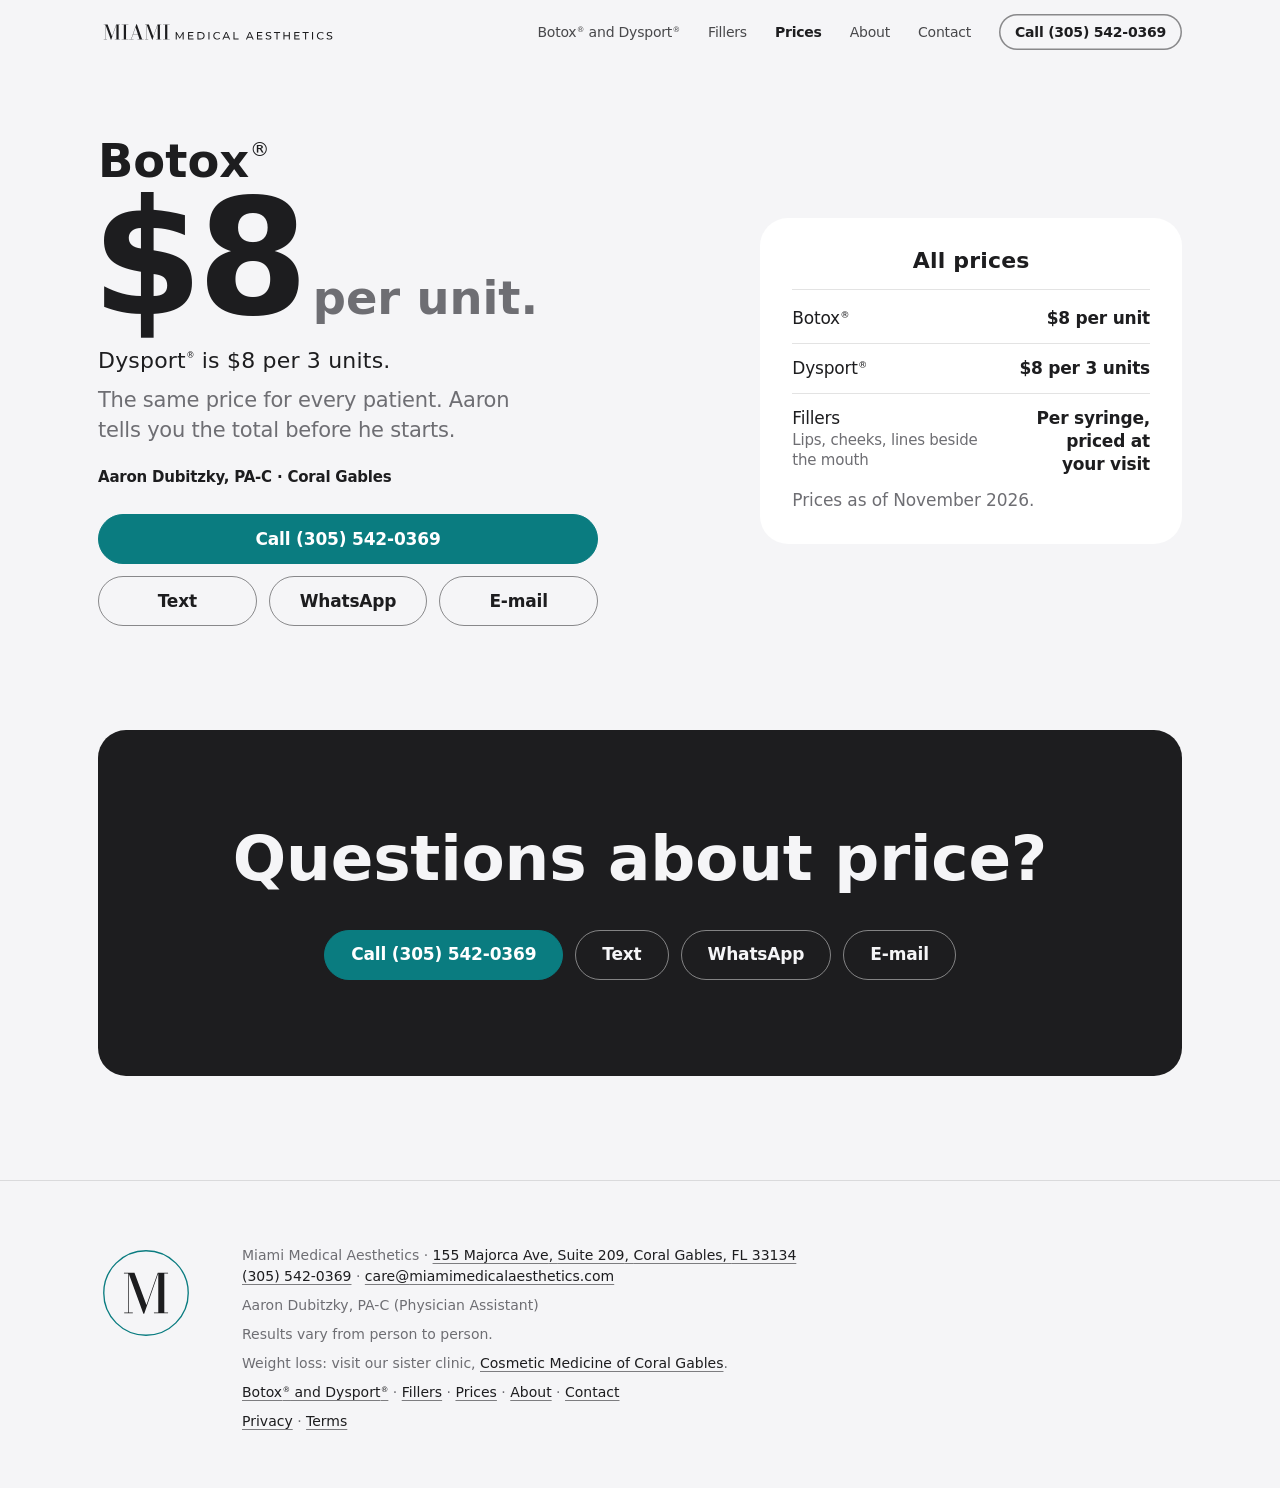
<file: prices/index.html>
<!doctype html>
<html lang="en">
<head>
<meta charset="utf-8">
<meta name="viewport" content="width=device-width, initial-scale=1, viewport-fit=cover">
<title>Botox® prices in Coral Gables · Miami Medical Aesthetics</title>
<meta name="description" content="Plain prices in Coral Gables: Botox® $8 per unit, Dysport® $8 per 3 units, fillers per syringe. The same price for every patient.">
<link rel="canonical" href="https://miamimedicalaesthetics.com/prices/">
<meta property="og:type" content="website">
<meta property="og:site_name" content="Miami Medical Aesthetics">
<meta property="og:title" content="Botox® prices in Coral Gables">
<meta property="og:description" content="Plain prices in Coral Gables: Botox® $8 per unit, Dysport® $8 per 3 units, fillers per syringe. The same price for every patient.">
<meta property="og:url" content="https://miamimedicalaesthetics.com/prices/">
<meta property="og:image" content="https://miamimedicalaesthetics.com/assets/mma-square-1080.png">
<meta property="og:image:width" content="1080">
<meta property="og:image:height" content="1080">
<meta property="og:image:alt" content="Miami Medical Aesthetics">
<meta name="twitter:card" content="summary">
<meta name="theme-color" content="#f5f5f7">
<meta name="color-scheme" content="light">
<meta name="apple-mobile-web-app-title" content="MMA">
<meta name="format-detection" content="telephone=no">
<link rel="icon" href="/assets/favicon-32.png" sizes="32x32">
<link rel="icon" href="/assets/favicon-16.png" sizes="16x16">
<link rel="apple-touch-icon" href="/assets/apple-touch-icon.png">
<link rel="stylesheet" href="/assets/site.css?v=47a9c757">
<script>(function(d){d.className+=' js';setTimeout(function(){if(!window.MMA)d.classList.remove('js')},1200)})(document.documentElement)</script>
<script src="/assets/site.js?v=c86e137c" defer></script>
<script type="application/ld+json">
{
  "@context": "https://schema.org",
  "@type": [
    "MedicalBusiness",
    "LocalBusiness"
  ],
  "name": "Miami Medical Aesthetics",
  "url": "https://miamimedicalaesthetics.com/",
  "telephone": "+1-305-542-0369",
  "email": "care@miamimedicalaesthetics.com",
  "image": "https://miamimedicalaesthetics.com/assets/mma-square-1080.png",
  "logo": "https://miamimedicalaesthetics.com/assets/mma-square-1080.png",
  "hasMap": "https://www.google.com/maps/search/?api=1&query=155+Majorca+Ave+Suite+209%2C+Coral+Gables%2C+FL+33134",
  "address": {
    "@type": "PostalAddress",
    "streetAddress": "155 Majorca Ave, Suite 209",
    "addressLocality": "Coral Gables",
    "addressRegion": "FL",
    "postalCode": "33134",
    "addressCountry": "US"
  },
  "description": "Botox®, Dysport® and fillers in Coral Gables. Aaron Dubitzky, PA-C (Physician Assistant).",
  "employee": [
    {
      "@type": "Person",
      "name": "Aaron Dubitzky",
      "honorificSuffix": "PA-C",
      "jobTitle": "Physician Assistant"
    }
  ],
  "makesOffer": [
    {
      "@type": "Offer",
      "name": "Botox®",
      "description": "Botox® $8 per unit",
      "priceSpecification": {
        "@type": "UnitPriceSpecification",
        "price": "8",
        "priceCurrency": "USD",
        "referenceQuantity": {
          "@type": "QuantitativeValue",
          "value": "1",
          "unitText": "unit"
        }
      }
    },
    {
      "@type": "Offer",
      "name": "Dysport®",
      "description": "Dysport® $8 per 3 units",
      "priceSpecification": {
        "@type": "UnitPriceSpecification",
        "price": "8",
        "priceCurrency": "USD",
        "referenceQuantity": {
          "@type": "QuantitativeValue",
          "value": "3",
          "unitText": "unit"
        }
      }
    }
  ]
}
</script>
</head>
<body>
<a class="skip" href="#main">Skip to content</a>
<div id="top-sentinel" aria-hidden="true"></div>
<header class="site-header">
  <div class="wrap">
    <a class="brand" href="/" aria-label="Miami Medical Aesthetics, home">
      <img class="logo-on-light" src="/assets/mma-wordmark-inline.svg" alt="Miami Medical Aesthetics" width="1600" height="200">
      <img class="logo-on-dark" src="/assets/mma-wordmark-inline-white.svg" alt="" width="1600" height="200" loading="lazy">
    </a>
    <nav class="nav-desktop" aria-label="Pages">
      <ul>
        <li><a href="/botox-dysport/"><span>Botox<sup class="reg">®</sup> and Dysport<sup class="reg">®</sup></span></a></li>
        <li><a href="/fillers/"><span>Fillers</span></a></li>
        <li><a href="/prices/" aria-current="page"><span>Prices</span></a></li>
        <li><a href="/about/"><span>About</span></a></li>
        <li><a href="/contact/"><span>Contact</span></a></li>
        <li class="tel-li"><a class="tel" href="tel:+13055420369" data-goatcounter-click="cta-call">Call (305) 542-0369</a></li>
      </ul>
    </nav>
    <nav class="menu-nav" aria-label="Menu">
    <details class="menu">
      <summary><span class="burger" aria-hidden="true"><i></i><i></i></span><span class="m-open visually-hidden">Menu</span><span class="m-close visually-hidden">Close menu</span></summary>
      <ul class="sheet" role="list">
        <li style="--i:0"><a href="/botox-dysport/">Botox<sup class="reg">®</sup> and Dysport<sup class="reg">®</sup></a></li>
        <li style="--i:1"><a href="/fillers/">Fillers</a></li>
        <li style="--i:2"><a href="/prices/" aria-current="page">Prices</a></li>
        <li style="--i:3"><a href="/about/">About</a></li>
        <li style="--i:4"><a href="/contact/">Contact</a></li>
        <li class="sheet-call" style="--i:5"><p class="sheet-where">155 Majorca Ave, Suite 209 · <span class="nowrap">Coral Gables</span></p><a class="button" href="tel:+13055420369" data-goatcounter-click="cta-call">Call (305) 542-0369</a></li>
      </ul>
    </details>
    </nav>
  </div>
</header>
<main id="main" tabindex="-1">

<section class="page-hero with-card">
  <div class="wrap">
    <div class="hero-row">
      <div class="hero-lead">
        <h1 class="priced"><span class="lead">Botox<sup class="reg">®</sup></span> <span class="price"><span class="amount">$8</span> <span class="per">per unit.</span></span></h1>
  <p class="sub">Dysport<sup class="reg">®</sup> is $8 per 3&nbsp;units.</p>
  <p>The same price for every patient. Aaron tells you the total before he&nbsp;starts.</p>
  <p class="who">Aaron Dubitzky, <span class="nowrap cred">PA-C</span> · <span class="nowrap">Coral Gables</span></p>
  <p class="actions">
  <a class="button" href="tel:+13055420369" data-goatcounter-click="cta-call">Call (305) 542-0369</a>
  <a class="button ghost" href="sms:+13055420369" data-goatcounter-click="cta-text" aria-label="Text (305) 542-0369">Text</a>
  <a class="button ghost" href="https://wa.me/13055420369?text=Hi%2C%20I%20would%20like%20to%20book%20a%20visit%20at%20Miami%20Medical%20Aesthetics." data-goatcounter-click="cta-whatsapp" aria-label="WhatsApp (305) 542-0369">WhatsApp</a>
  <a class="button ghost" href="mailto:care@miamimedicalaesthetics.com" data-goatcounter-click="cta-email" aria-label="E-mail care@miamimedicalaesthetics.com">E-mail</a>
</p>
      </div>
      
      <section class="receipt card rise" id="card-list" aria-labelledby="card-list-title">
      <div class="paper">
        <h2 id="card-list-title">All prices</h2>
  
<table aria-labelledby="card-list-title" class="slip cols2" role="table">
<thead role="rowgroup"><tr role="row">
<th role="columnheader" scope="col">Treatment</th>
<th role="columnheader" scope="col">Price</th>
</tr></thead>
<tbody role="rowgroup">
<tr role="row"><td role="cell" class="area">Botox<sup class="reg">®</sup></td><td role="cell" class="cost">$8 per unit</td></tr>
<tr role="row"><td role="cell" class="area">Dysport<sup class="reg">®</sup></td><td role="cell" class="cost">$8 per 3&nbsp;units</td></tr>
<tr role="row"><td role="cell" class="area">Fillers <span class="where">Lips, cheeks, lines beside the&nbsp;mouth</span></td><td role="cell" class="cost">Per syringe, priced at your visit</td></tr>
</tbody>
</table>

  <p class="small">Prices as of November&nbsp;2026.</p>
      </div>
    </section>
    </div>
    
  </div>
</section>

<section class="band tile-band" id="cta">
  <div class="wrap">
    <div class="tile dark">
      <div class="tile-body">
        <h2>Questions about price?</h2>
  <p class="actions">
  <a class="button" href="tel:+13055420369" data-goatcounter-click="cta-call">Call (305) 542-0369</a>
  <a class="button ghost" href="sms:+13055420369" data-goatcounter-click="cta-text" aria-label="Text (305) 542-0369">Text</a>
  <a class="button ghost" href="https://wa.me/13055420369?text=Hi%2C%20I%20would%20like%20to%20book%20a%20visit%20at%20Miami%20Medical%20Aesthetics." data-goatcounter-click="cta-whatsapp" aria-label="WhatsApp (305) 542-0369">WhatsApp</a>
  <a class="button ghost" href="mailto:care@miamimedicalaesthetics.com" data-goatcounter-click="cta-email" aria-label="E-mail care@miamimedicalaesthetics.com">E-mail</a>
</p>
      </div>
    </div>
  </div>
</section>

</main>
<footer class="site-footer">
  <div class="wrap">
    <img class="foot-mark" src="/assets/mma-monogram.svg" alt="" width="512" height="512">
    <div class="foot-text">
      <p><span class="fact">Miami Medical Aesthetics</span><span class="sep">&nbsp;· </span><span class="fact"><a href="/contact/#card-where"><span class="nowrap">155 Majorca Ave</span>, <span class="nowrap">Suite 209</span>, <span class="nowrap">Coral Gables,</span> <span class="nowrap">FL 33134</span></a></span><span class="sep brk">&nbsp;· </span><span class="fact"><a class="nowrap" href="tel:+13055420369">(305) 542-0369</a></span><span class="sep">&nbsp;· </span><span class="fact"><a href="mailto:care@miamimedicalaesthetics.com">care@<wbr>miamimedicalaesthetics.com</a></span></p>
  <p>Aaron Dubitzky, PA-C (Physician Assistant)</p>
  <p>Results vary from person to person.</p>
  <p>Weight loss: visit our sister clinic, <a class="nowrap" href="https://www.reimaginecosmetics.com/">Cosmetic Medicine of Coral Gables</a>.</p>
  <p class="foot-pages"><a href="/botox-dysport/">Botox<sup class="reg">®</sup> and Dysport<sup class="reg">®</sup></a><span class="dot">&nbsp;· </span><a href="/fillers/">Fillers</a><span class="dot">&nbsp;· </span><a href="/prices/">Prices</a><span class="dot">&nbsp;· </span><a href="/about/">About</a><span class="dot">&nbsp;· </span><a href="/contact/">Contact</a></p>
  <p><a href="/privacy/">Privacy</a>&nbsp;· <a href="/terms/">Terms</a></p>
    </div>
  </div>
</footer>
<nav class="contact-bar" aria-label="Contact Miami Medical Aesthetics">
  <a href="tel:+13055420369" data-goatcounter-click="cta-call" aria-label="Call (305) 542-0369"><svg viewBox="0 0 24 24" aria-hidden="true"><path d="M22 16.92v3a2 2 0 0 1-2.18 2 19.79 19.79 0 0 1-8.63-3.07 19.5 19.5 0 0 1-6-6 19.79 19.79 0 0 1-3.07-8.67A2 2 0 0 1 4.11 2h3a2 2 0 0 1 2 1.72 12.84 12.84 0 0 0 .7 2.81 2 2 0 0 1-.45 2.11L8.09 9.91a16 16 0 0 0 6 6l1.27-1.27a2 2 0 0 1 2.11-.45 12.84 12.84 0 0 0 2.81.7A2 2 0 0 1 22 16.92z"/></svg><span>Call<span class="bar-num"> (305) 542-0369</span></span></a>
  <a href="sms:+13055420369" data-goatcounter-click="cta-text" aria-label="Text (305) 542-0369"><svg viewBox="0 0 24 24" aria-hidden="true"><path d="M21 15a2 2 0 0 1-2 2H7l-4 4V5a2 2 0 0 1 2-2h14a2 2 0 0 1 2 2z"/></svg><span>Text</span></a>
  <a href="https://wa.me/13055420369?text=Hi%2C%20I%20would%20like%20to%20book%20a%20visit%20at%20Miami%20Medical%20Aesthetics." data-goatcounter-click="cta-whatsapp" aria-label="WhatsApp (305) 542-0369"><svg viewBox="0 0 24 24" aria-hidden="true"><path d="M12 3a9 9 0 0 0-7.7 13.6L3 21l4.5-1.2A9 9 0 1 0 12 3z"/><g transform="translate(7 7) scale(0.42)"><path vector-effect="non-scaling-stroke" d="M22 16.92v3a2 2 0 0 1-2.18 2 19.79 19.79 0 0 1-8.63-3.07 19.5 19.5 0 0 1-6-6 19.79 19.79 0 0 1-3.07-8.67A2 2 0 0 1 4.11 2h3a2 2 0 0 1 2 1.72 12.84 12.84 0 0 0 .7 2.81 2 2 0 0 1-.45 2.11L8.09 9.91a16 16 0 0 0 6 6l1.27-1.27a2 2 0 0 1 2.11-.45 12.84 12.84 0 0 0 2.81.7A2 2 0 0 1 22 16.92z"/></g></svg><span>WhatsApp</span></a>
  <a href="mailto:care@miamimedicalaesthetics.com" data-goatcounter-click="cta-email" aria-label="E-mail care@miamimedicalaesthetics.com"><svg viewBox="0 0 24 24" aria-hidden="true"><rect x="2" y="4" width="20" height="16" rx="2"/><path d="m22 7-8.97 5.7a1.94 1.94 0 0 1-2.06 0L2 7"/></svg><span>E-mail</span></a>
</nav>
<!-- cookieless counts: GoatCounter beacon off until the site code is set in build/build.py (GOATCOUNTER_SITE) -->
</body>
</html>
</file>
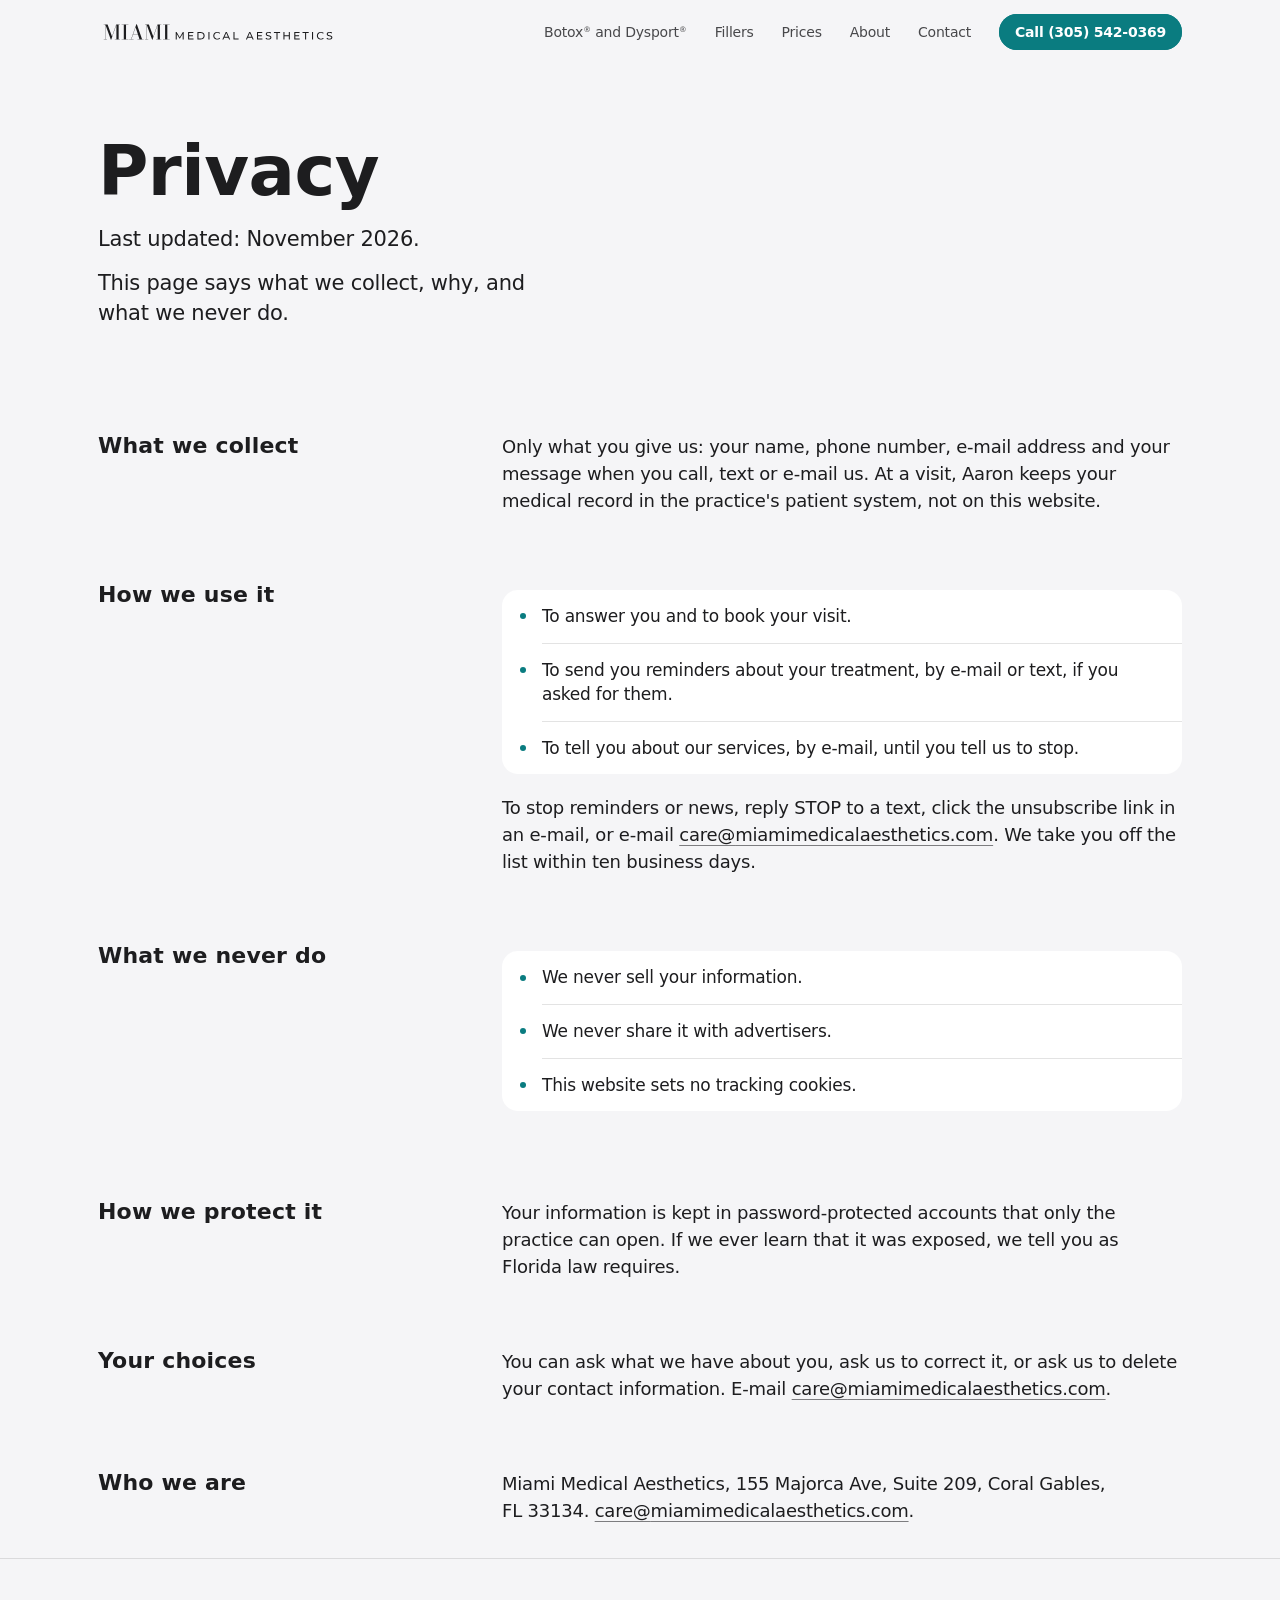
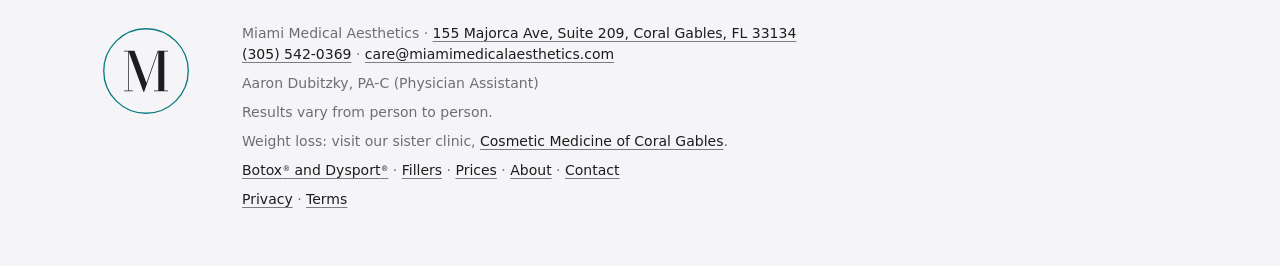
<file: privacy/index.html>
<!doctype html>
<html lang="en">
<head>
<meta charset="utf-8">
<meta name="viewport" content="width=device-width, initial-scale=1, viewport-fit=cover">
<title>Privacy · Miami Medical Aesthetics</title>
<meta name="description" content="What Miami Medical Aesthetics collects, how it is used, and what we never do. No tracking cookies.">
<link rel="canonical" href="https://miamimedicalaesthetics.com/privacy/">
<meta property="og:type" content="website">
<meta property="og:site_name" content="Miami Medical Aesthetics">
<meta property="og:title" content="Privacy">
<meta property="og:description" content="What Miami Medical Aesthetics collects, how it is used, and what we never do. No tracking cookies.">
<meta property="og:url" content="https://miamimedicalaesthetics.com/privacy/">
<meta property="og:image" content="https://miamimedicalaesthetics.com/assets/mma-square-1080.png">
<meta property="og:image:width" content="1080">
<meta property="og:image:height" content="1080">
<meta property="og:image:alt" content="Miami Medical Aesthetics">
<meta name="twitter:card" content="summary">
<meta name="theme-color" content="#f5f5f7">
<meta name="color-scheme" content="light">
<meta name="apple-mobile-web-app-title" content="MMA">
<meta name="format-detection" content="telephone=no">
<link rel="icon" href="/assets/favicon-32.png" sizes="32x32">
<link rel="icon" href="/assets/favicon-16.png" sizes="16x16">
<link rel="apple-touch-icon" href="/assets/apple-touch-icon.png">
<link rel="stylesheet" href="/assets/site.css?v=47a9c757">
<script>(function(d){d.className+=' js';setTimeout(function(){if(!window.MMA)d.classList.remove('js')},1200)})(document.documentElement)</script>
<script src="/assets/site.js?v=c86e137c" defer></script>
<script type="application/ld+json">
{
  "@context": "https://schema.org",
  "@type": [
    "MedicalBusiness",
    "LocalBusiness"
  ],
  "name": "Miami Medical Aesthetics",
  "url": "https://miamimedicalaesthetics.com/",
  "telephone": "+1-305-542-0369",
  "email": "care@miamimedicalaesthetics.com",
  "image": "https://miamimedicalaesthetics.com/assets/mma-square-1080.png",
  "logo": "https://miamimedicalaesthetics.com/assets/mma-square-1080.png",
  "hasMap": "https://www.google.com/maps/search/?api=1&query=155+Majorca+Ave+Suite+209%2C+Coral+Gables%2C+FL+33134",
  "address": {
    "@type": "PostalAddress",
    "streetAddress": "155 Majorca Ave, Suite 209",
    "addressLocality": "Coral Gables",
    "addressRegion": "FL",
    "postalCode": "33134",
    "addressCountry": "US"
  },
  "description": "Botox®, Dysport® and fillers in Coral Gables. Aaron Dubitzky, PA-C (Physician Assistant).",
  "employee": [
    {
      "@type": "Person",
      "name": "Aaron Dubitzky",
      "honorificSuffix": "PA-C",
      "jobTitle": "Physician Assistant"
    }
  ],
  "makesOffer": [
    {
      "@type": "Offer",
      "name": "Botox®",
      "description": "Botox® $8 per unit",
      "priceSpecification": {
        "@type": "UnitPriceSpecification",
        "price": "8",
        "priceCurrency": "USD",
        "referenceQuantity": {
          "@type": "QuantitativeValue",
          "value": "1",
          "unitText": "unit"
        }
      }
    },
    {
      "@type": "Offer",
      "name": "Dysport®",
      "description": "Dysport® $8 per 3 units",
      "priceSpecification": {
        "@type": "UnitPriceSpecification",
        "price": "8",
        "priceCurrency": "USD",
        "referenceQuantity": {
          "@type": "QuantitativeValue",
          "value": "3",
          "unitText": "unit"
        }
      }
    }
  ]
}
</script>
</head>
<body>
<a class="skip" href="#main">Skip to content</a>
<div id="top-sentinel" aria-hidden="true"></div>
<header class="site-header">
  <div class="wrap">
    <a class="brand" href="/" aria-label="Miami Medical Aesthetics, home">
      <img class="logo-on-light" src="/assets/mma-wordmark-inline.svg" alt="Miami Medical Aesthetics" width="1600" height="200">
      <img class="logo-on-dark" src="/assets/mma-wordmark-inline-white.svg" alt="" width="1600" height="200" loading="lazy">
    </a>
    <nav class="nav-desktop" aria-label="Pages">
      <ul>
        <li><a href="/botox-dysport/"><span>Botox<sup class="reg">®</sup> and Dysport<sup class="reg">®</sup></span></a></li>
        <li><a href="/fillers/"><span>Fillers</span></a></li>
        <li><a href="/prices/"><span>Prices</span></a></li>
        <li><a href="/about/"><span>About</span></a></li>
        <li><a href="/contact/"><span>Contact</span></a></li>
        <li class="tel-li"><a class="tel" href="tel:+13055420369" data-goatcounter-click="cta-call">Call (305) 542-0369</a></li>
      </ul>
    </nav>
    <nav class="menu-nav" aria-label="Menu">
    <details class="menu">
      <summary><span class="burger" aria-hidden="true"><i></i><i></i></span><span class="m-open visually-hidden">Menu</span><span class="m-close visually-hidden">Close menu</span></summary>
      <ul class="sheet" role="list">
        <li style="--i:0"><a href="/botox-dysport/">Botox<sup class="reg">®</sup> and Dysport<sup class="reg">®</sup></a></li>
        <li style="--i:1"><a href="/fillers/">Fillers</a></li>
        <li style="--i:2"><a href="/prices/">Prices</a></li>
        <li style="--i:3"><a href="/about/">About</a></li>
        <li style="--i:4"><a href="/contact/">Contact</a></li>
        <li class="sheet-call" style="--i:5"><p class="sheet-where">155 Majorca Ave, Suite 209 · <span class="nowrap">Coral Gables</span></p><a class="button" href="tel:+13055420369" data-goatcounter-click="cta-call">Call (305) 542-0369</a></li>
      </ul>
    </details>
    </nav>
  </div>
</header>
<main id="main" tabindex="-1">

<section class="page-hero">
  <div class="wrap">
    <div class="hero-row">
      <div class="hero-lead">
        <h1>Privacy</h1>
  <p>Last updated: November&nbsp;2026.</p>
  <p>This page says what we collect, why, and what we never&nbsp;do.</p>
      </div>
      
      
    </div>
    
  </div>
</section>

<section class="band white tight" id="collect">
  <div class="wrap">
    <div class="editorial">
      <h2>What we collect</h2>
      <div class="body">
        <p>Only what you give us: your name, phone number, <span class="nowrap">e-mail</span> address and your message when you call, text or <span class="nowrap">e-mail</span> us. At a visit, Aaron keeps your medical record in the practice's patient system, not on this&nbsp;website.</p>
      </div>
    </div>
  </div>
</section>

<section class="band tight" id="use">
  <div class="wrap">
    <div class="editorial">
      <h2>How we use it</h2>
      <div class="body">
        <ul class="list" role="list">
    <li>To answer you and to book your&nbsp;visit.</li>
    <li>To send you reminders about your treatment, by <span class="nowrap">e-mail</span> or text, if you asked for&nbsp;them.</li>
    <li>To tell you about our services, by <span class="nowrap">e-mail</span>, until you tell us to&nbsp;stop.</li>
  </ul>
  <p>To stop reminders or news, reply STOP to a text, click the unsubscribe link in an <span class="nowrap">e-mail</span>, or <span class="nowrap">e-mail</span> <a href="mailto:care@miamimedicalaesthetics.com">care@<wbr>miamimedicalaesthetics.com</a>. We take you off the list within ten business&nbsp;days.</p>
      </div>
    </div>
  </div>
</section>

<section class="band white tight" id="never">
  <div class="wrap">
    <div class="editorial">
      <h2>What we never do</h2>
      <div class="body">
        <ul class="list" role="list">
    <li>We never sell your&nbsp;information.</li>
    <li>We never share it with&nbsp;advertisers.</li>
    <li>This website sets no tracking&nbsp;cookies.</li>
  </ul>
      </div>
    </div>
  </div>
</section>

<section class="band tight" id="security">
  <div class="wrap">
    <div class="editorial">
      <h2>How we protect it</h2>
      <div class="body">
        <p>Your information is kept in password-protected accounts that only the practice can open. If we ever learn that it was exposed, we tell you as Florida law&nbsp;requires.</p>
      </div>
    </div>
  </div>
</section>

<section class="band white tight" id="rights">
  <div class="wrap">
    <div class="editorial">
      <h2>Your choices</h2>
      <div class="body">
        <p>You can ask what we have about you, ask us to correct it, or ask us to delete your contact information. <span class="nowrap">E-mail</span> <a href="mailto:care@miamimedicalaesthetics.com">care@<wbr>miamimedicalaesthetics.com</a>.</p>
      </div>
    </div>
  </div>
</section>

<section class="band tight" id="who">
  <div class="wrap">
    <div class="editorial">
      <h2>Who we are</h2>
      <div class="body">
        <p>Miami Medical Aesthetics, 155 Majorca Ave, Suite 209, Coral Gables, <span class="nowrap">FL 33134</span>. <a href="mailto:care@miamimedicalaesthetics.com">care@<wbr>miamimedicalaesthetics.com</a>.</p>
      </div>
    </div>
  </div>
</section>

</main>
<footer class="site-footer">
  <div class="wrap">
    <img class="foot-mark" src="/assets/mma-monogram.svg" alt="" width="512" height="512">
    <div class="foot-text">
      <p><span class="fact">Miami Medical Aesthetics</span><span class="sep">&nbsp;· </span><span class="fact"><a href="/contact/#card-where"><span class="nowrap">155 Majorca Ave</span>, <span class="nowrap">Suite 209</span>, <span class="nowrap">Coral Gables,</span> <span class="nowrap">FL 33134</span></a></span><span class="sep brk">&nbsp;· </span><span class="fact"><a class="nowrap" href="tel:+13055420369">(305) 542-0369</a></span><span class="sep">&nbsp;· </span><span class="fact"><a href="mailto:care@miamimedicalaesthetics.com">care@<wbr>miamimedicalaesthetics.com</a></span></p>
  <p>Aaron Dubitzky, PA-C (Physician Assistant)</p>
  <p>Results vary from person to person.</p>
  <p>Weight loss: visit our sister clinic, <a class="nowrap" href="https://www.reimaginecosmetics.com/">Cosmetic Medicine of Coral Gables</a>.</p>
  <p class="foot-pages"><a href="/botox-dysport/">Botox<sup class="reg">®</sup> and Dysport<sup class="reg">®</sup></a><span class="dot">&nbsp;· </span><a href="/fillers/">Fillers</a><span class="dot">&nbsp;· </span><a href="/prices/">Prices</a><span class="dot">&nbsp;· </span><a href="/about/">About</a><span class="dot">&nbsp;· </span><a href="/contact/">Contact</a></p>
  <p><a href="/privacy/">Privacy</a>&nbsp;· <a href="/terms/">Terms</a></p>
    </div>
  </div>
</footer>
<nav class="contact-bar" aria-label="Contact Miami Medical Aesthetics">
  <a href="tel:+13055420369" data-goatcounter-click="cta-call" aria-label="Call (305) 542-0369"><svg viewBox="0 0 24 24" aria-hidden="true"><path d="M22 16.92v3a2 2 0 0 1-2.18 2 19.79 19.79 0 0 1-8.63-3.07 19.5 19.5 0 0 1-6-6 19.79 19.79 0 0 1-3.07-8.67A2 2 0 0 1 4.11 2h3a2 2 0 0 1 2 1.72 12.84 12.84 0 0 0 .7 2.81 2 2 0 0 1-.45 2.11L8.09 9.91a16 16 0 0 0 6 6l1.27-1.27a2 2 0 0 1 2.11-.45 12.84 12.84 0 0 0 2.81.7A2 2 0 0 1 22 16.92z"/></svg><span>Call<span class="bar-num"> (305) 542-0369</span></span></a>
  <a href="sms:+13055420369" data-goatcounter-click="cta-text" aria-label="Text (305) 542-0369"><svg viewBox="0 0 24 24" aria-hidden="true"><path d="M21 15a2 2 0 0 1-2 2H7l-4 4V5a2 2 0 0 1 2-2h14a2 2 0 0 1 2 2z"/></svg><span>Text</span></a>
  <a href="https://wa.me/13055420369?text=Hi%2C%20I%20would%20like%20to%20book%20a%20visit%20at%20Miami%20Medical%20Aesthetics." data-goatcounter-click="cta-whatsapp" aria-label="WhatsApp (305) 542-0369"><svg viewBox="0 0 24 24" aria-hidden="true"><path d="M12 3a9 9 0 0 0-7.7 13.6L3 21l4.5-1.2A9 9 0 1 0 12 3z"/><g transform="translate(7 7) scale(0.42)"><path vector-effect="non-scaling-stroke" d="M22 16.92v3a2 2 0 0 1-2.18 2 19.79 19.79 0 0 1-8.63-3.07 19.5 19.5 0 0 1-6-6 19.79 19.79 0 0 1-3.07-8.67A2 2 0 0 1 4.11 2h3a2 2 0 0 1 2 1.72 12.84 12.84 0 0 0 .7 2.81 2 2 0 0 1-.45 2.11L8.09 9.91a16 16 0 0 0 6 6l1.27-1.27a2 2 0 0 1 2.11-.45 12.84 12.84 0 0 0 2.81.7A2 2 0 0 1 22 16.92z"/></g></svg><span>WhatsApp</span></a>
  <a href="mailto:care@miamimedicalaesthetics.com" data-goatcounter-click="cta-email" aria-label="E-mail care@miamimedicalaesthetics.com"><svg viewBox="0 0 24 24" aria-hidden="true"><rect x="2" y="4" width="20" height="16" rx="2"/><path d="m22 7-8.97 5.7a1.94 1.94 0 0 1-2.06 0L2 7"/></svg><span>E-mail</span></a>
</nav>
<!-- cookieless counts: GoatCounter beacon off until the site code is set in build/build.py (GOATCOUNTER_SITE) -->
</body>
</html>
</file>
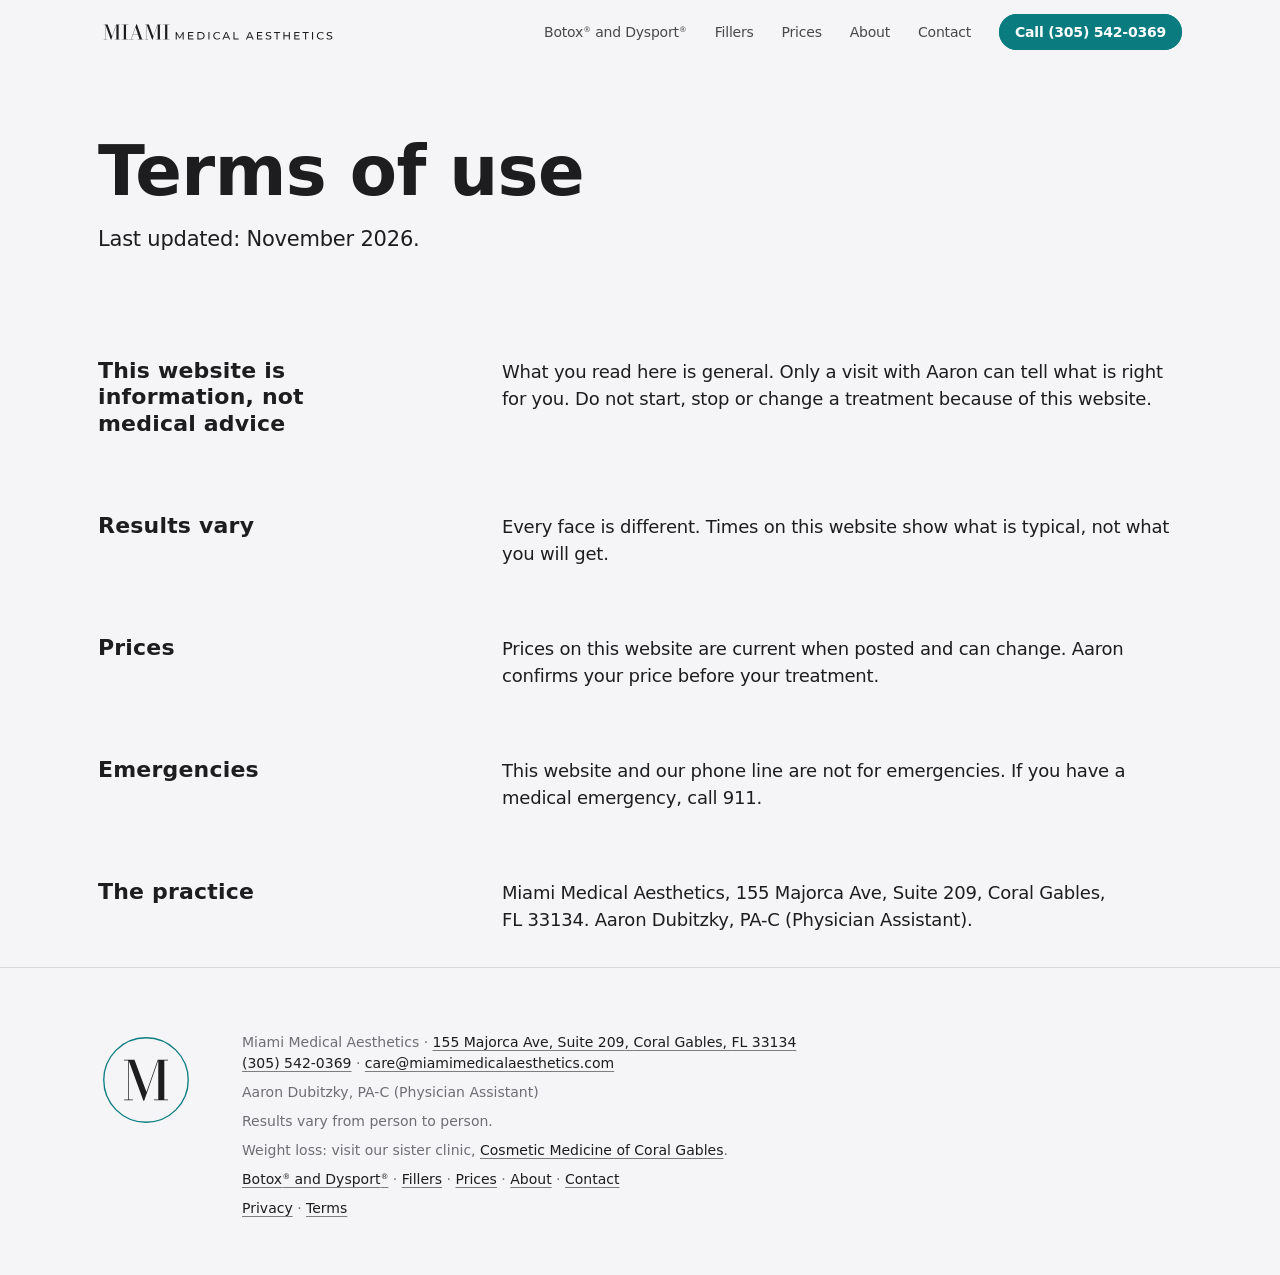
<file: terms/index.html>
<!doctype html>
<html lang="en">
<head>
<meta charset="utf-8">
<meta name="viewport" content="width=device-width, initial-scale=1, viewport-fit=cover">
<title>Terms of use · Miami Medical Aesthetics</title>
<meta name="description" content="This website is information, not medical advice. Results vary. Prices can change. Emergencies: call 911.">
<link rel="canonical" href="https://miamimedicalaesthetics.com/terms/">
<meta property="og:type" content="website">
<meta property="og:site_name" content="Miami Medical Aesthetics">
<meta property="og:title" content="Terms of use">
<meta property="og:description" content="This website is information, not medical advice. Results vary. Prices can change. Emergencies: call 911.">
<meta property="og:url" content="https://miamimedicalaesthetics.com/terms/">
<meta property="og:image" content="https://miamimedicalaesthetics.com/assets/mma-square-1080.png">
<meta property="og:image:width" content="1080">
<meta property="og:image:height" content="1080">
<meta property="og:image:alt" content="Miami Medical Aesthetics">
<meta name="twitter:card" content="summary">
<meta name="theme-color" content="#f5f5f7">
<meta name="color-scheme" content="light">
<meta name="apple-mobile-web-app-title" content="MMA">
<meta name="format-detection" content="telephone=no">
<link rel="icon" href="/assets/favicon-32.png" sizes="32x32">
<link rel="icon" href="/assets/favicon-16.png" sizes="16x16">
<link rel="apple-touch-icon" href="/assets/apple-touch-icon.png">
<link rel="stylesheet" href="/assets/site.css?v=47a9c757">
<script>(function(d){d.className+=' js';setTimeout(function(){if(!window.MMA)d.classList.remove('js')},1200)})(document.documentElement)</script>
<script src="/assets/site.js?v=c86e137c" defer></script>
<script type="application/ld+json">
{
  "@context": "https://schema.org",
  "@type": [
    "MedicalBusiness",
    "LocalBusiness"
  ],
  "name": "Miami Medical Aesthetics",
  "url": "https://miamimedicalaesthetics.com/",
  "telephone": "+1-305-542-0369",
  "email": "care@miamimedicalaesthetics.com",
  "image": "https://miamimedicalaesthetics.com/assets/mma-square-1080.png",
  "logo": "https://miamimedicalaesthetics.com/assets/mma-square-1080.png",
  "hasMap": "https://www.google.com/maps/search/?api=1&query=155+Majorca+Ave+Suite+209%2C+Coral+Gables%2C+FL+33134",
  "address": {
    "@type": "PostalAddress",
    "streetAddress": "155 Majorca Ave, Suite 209",
    "addressLocality": "Coral Gables",
    "addressRegion": "FL",
    "postalCode": "33134",
    "addressCountry": "US"
  },
  "description": "Botox®, Dysport® and fillers in Coral Gables. Aaron Dubitzky, PA-C (Physician Assistant).",
  "employee": [
    {
      "@type": "Person",
      "name": "Aaron Dubitzky",
      "honorificSuffix": "PA-C",
      "jobTitle": "Physician Assistant"
    }
  ],
  "makesOffer": [
    {
      "@type": "Offer",
      "name": "Botox®",
      "description": "Botox® $8 per unit",
      "priceSpecification": {
        "@type": "UnitPriceSpecification",
        "price": "8",
        "priceCurrency": "USD",
        "referenceQuantity": {
          "@type": "QuantitativeValue",
          "value": "1",
          "unitText": "unit"
        }
      }
    },
    {
      "@type": "Offer",
      "name": "Dysport®",
      "description": "Dysport® $8 per 3 units",
      "priceSpecification": {
        "@type": "UnitPriceSpecification",
        "price": "8",
        "priceCurrency": "USD",
        "referenceQuantity": {
          "@type": "QuantitativeValue",
          "value": "3",
          "unitText": "unit"
        }
      }
    }
  ]
}
</script>
</head>
<body>
<a class="skip" href="#main">Skip to content</a>
<div id="top-sentinel" aria-hidden="true"></div>
<header class="site-header">
  <div class="wrap">
    <a class="brand" href="/" aria-label="Miami Medical Aesthetics, home">
      <img class="logo-on-light" src="/assets/mma-wordmark-inline.svg" alt="Miami Medical Aesthetics" width="1600" height="200">
      <img class="logo-on-dark" src="/assets/mma-wordmark-inline-white.svg" alt="" width="1600" height="200" loading="lazy">
    </a>
    <nav class="nav-desktop" aria-label="Pages">
      <ul>
        <li><a href="/botox-dysport/"><span>Botox<sup class="reg">®</sup> and Dysport<sup class="reg">®</sup></span></a></li>
        <li><a href="/fillers/"><span>Fillers</span></a></li>
        <li><a href="/prices/"><span>Prices</span></a></li>
        <li><a href="/about/"><span>About</span></a></li>
        <li><a href="/contact/"><span>Contact</span></a></li>
        <li class="tel-li"><a class="tel" href="tel:+13055420369" data-goatcounter-click="cta-call">Call (305) 542-0369</a></li>
      </ul>
    </nav>
    <nav class="menu-nav" aria-label="Menu">
    <details class="menu">
      <summary><span class="burger" aria-hidden="true"><i></i><i></i></span><span class="m-open visually-hidden">Menu</span><span class="m-close visually-hidden">Close menu</span></summary>
      <ul class="sheet" role="list">
        <li style="--i:0"><a href="/botox-dysport/">Botox<sup class="reg">®</sup> and Dysport<sup class="reg">®</sup></a></li>
        <li style="--i:1"><a href="/fillers/">Fillers</a></li>
        <li style="--i:2"><a href="/prices/">Prices</a></li>
        <li style="--i:3"><a href="/about/">About</a></li>
        <li style="--i:4"><a href="/contact/">Contact</a></li>
        <li class="sheet-call" style="--i:5"><p class="sheet-where">155 Majorca Ave, Suite 209 · <span class="nowrap">Coral Gables</span></p><a class="button" href="tel:+13055420369" data-goatcounter-click="cta-call">Call (305) 542-0369</a></li>
      </ul>
    </details>
    </nav>
  </div>
</header>
<main id="main" tabindex="-1">

<section class="page-hero">
  <div class="wrap">
    <div class="hero-row">
      <div class="hero-lead">
        <h1>Terms of use</h1>
  <p>Last updated: November&nbsp;2026.</p>
      </div>
      
      
    </div>
    
  </div>
</section>

<section class="band white tight" id="info">
  <div class="wrap">
    <div class="editorial">
      <h2>This website is information, not medical advice</h2>
      <div class="body">
        <p>What you read here is general. Only a visit with Aaron can tell what is right for you. Do not start, stop or change a treatment because of this&nbsp;website.</p>
      </div>
    </div>
  </div>
</section>

<section class="band tight" id="results">
  <div class="wrap">
    <div class="editorial">
      <h2>Results vary</h2>
      <div class="body">
        <p>Every face is different. Times on this website show what is typical, not what you will&nbsp;get.</p>
      </div>
    </div>
  </div>
</section>

<section class="band white tight" id="prices">
  <div class="wrap">
    <div class="editorial">
      <h2>Prices</h2>
      <div class="body">
        <p>Prices on this website are current when posted and can change. Aaron confirms your price before your&nbsp;treatment.</p>
      </div>
    </div>
  </div>
</section>

<section class="band tight" id="emergency">
  <div class="wrap">
    <div class="editorial">
      <h2>Emergencies</h2>
      <div class="body">
        <p>This website and our phone line are not for emergencies. If you have a medical emergency, call&nbsp;911.</p>
      </div>
    </div>
  </div>
</section>

<section class="band white tight" id="practice">
  <div class="wrap">
    <div class="editorial">
      <h2>The practice</h2>
      <div class="body">
        <p>Miami Medical Aesthetics, 155 Majorca Ave, Suite 209, Coral Gables, <span class="nowrap">FL 33134</span>. Aaron Dubitzky, <span class="nowrap cred">PA-C</span> (Physician&nbsp;Assistant).</p>
      </div>
    </div>
  </div>
</section>

</main>
<footer class="site-footer">
  <div class="wrap">
    <img class="foot-mark" src="/assets/mma-monogram.svg" alt="" width="512" height="512">
    <div class="foot-text">
      <p><span class="fact">Miami Medical Aesthetics</span><span class="sep">&nbsp;· </span><span class="fact"><a href="/contact/#card-where"><span class="nowrap">155 Majorca Ave</span>, <span class="nowrap">Suite 209</span>, <span class="nowrap">Coral Gables,</span> <span class="nowrap">FL 33134</span></a></span><span class="sep brk">&nbsp;· </span><span class="fact"><a class="nowrap" href="tel:+13055420369">(305) 542-0369</a></span><span class="sep">&nbsp;· </span><span class="fact"><a href="mailto:care@miamimedicalaesthetics.com">care@<wbr>miamimedicalaesthetics.com</a></span></p>
  <p>Aaron Dubitzky, PA-C (Physician Assistant)</p>
  <p>Results vary from person to person.</p>
  <p>Weight loss: visit our sister clinic, <a class="nowrap" href="https://www.reimaginecosmetics.com/">Cosmetic Medicine of Coral Gables</a>.</p>
  <p class="foot-pages"><a href="/botox-dysport/">Botox<sup class="reg">®</sup> and Dysport<sup class="reg">®</sup></a><span class="dot">&nbsp;· </span><a href="/fillers/">Fillers</a><span class="dot">&nbsp;· </span><a href="/prices/">Prices</a><span class="dot">&nbsp;· </span><a href="/about/">About</a><span class="dot">&nbsp;· </span><a href="/contact/">Contact</a></p>
  <p><a href="/privacy/">Privacy</a>&nbsp;· <a href="/terms/">Terms</a></p>
    </div>
  </div>
</footer>
<nav class="contact-bar" aria-label="Contact Miami Medical Aesthetics">
  <a href="tel:+13055420369" data-goatcounter-click="cta-call" aria-label="Call (305) 542-0369"><svg viewBox="0 0 24 24" aria-hidden="true"><path d="M22 16.92v3a2 2 0 0 1-2.18 2 19.79 19.79 0 0 1-8.63-3.07 19.5 19.5 0 0 1-6-6 19.79 19.79 0 0 1-3.07-8.67A2 2 0 0 1 4.11 2h3a2 2 0 0 1 2 1.72 12.84 12.84 0 0 0 .7 2.81 2 2 0 0 1-.45 2.11L8.09 9.91a16 16 0 0 0 6 6l1.27-1.27a2 2 0 0 1 2.11-.45 12.84 12.84 0 0 0 2.81.7A2 2 0 0 1 22 16.92z"/></svg><span>Call<span class="bar-num"> (305) 542-0369</span></span></a>
  <a href="sms:+13055420369" data-goatcounter-click="cta-text" aria-label="Text (305) 542-0369"><svg viewBox="0 0 24 24" aria-hidden="true"><path d="M21 15a2 2 0 0 1-2 2H7l-4 4V5a2 2 0 0 1 2-2h14a2 2 0 0 1 2 2z"/></svg><span>Text</span></a>
  <a href="https://wa.me/13055420369?text=Hi%2C%20I%20would%20like%20to%20book%20a%20visit%20at%20Miami%20Medical%20Aesthetics." data-goatcounter-click="cta-whatsapp" aria-label="WhatsApp (305) 542-0369"><svg viewBox="0 0 24 24" aria-hidden="true"><path d="M12 3a9 9 0 0 0-7.7 13.6L3 21l4.5-1.2A9 9 0 1 0 12 3z"/><g transform="translate(7 7) scale(0.42)"><path vector-effect="non-scaling-stroke" d="M22 16.92v3a2 2 0 0 1-2.18 2 19.79 19.79 0 0 1-8.63-3.07 19.5 19.5 0 0 1-6-6 19.79 19.79 0 0 1-3.07-8.67A2 2 0 0 1 4.11 2h3a2 2 0 0 1 2 1.72 12.84 12.84 0 0 0 .7 2.81 2 2 0 0 1-.45 2.11L8.09 9.91a16 16 0 0 0 6 6l1.27-1.27a2 2 0 0 1 2.11-.45 12.84 12.84 0 0 0 2.81.7A2 2 0 0 1 22 16.92z"/></g></svg><span>WhatsApp</span></a>
  <a href="mailto:care@miamimedicalaesthetics.com" data-goatcounter-click="cta-email" aria-label="E-mail care@miamimedicalaesthetics.com"><svg viewBox="0 0 24 24" aria-hidden="true"><rect x="2" y="4" width="20" height="16" rx="2"/><path d="m22 7-8.97 5.7a1.94 1.94 0 0 1-2.06 0L2 7"/></svg><span>E-mail</span></a>
</nav>
<!-- cookieless counts: GoatCounter beacon off until the site code is set in build/build.py (GOATCOUNTER_SITE) -->
</body>
</html>
</file>
<file: assets/site.css>
:root{--bg:#f5f5f7;--card:#ffffff;--ink:#1d1d1f;--ink-2:#6e6e73;--accent:#0a7c80;--accent-ink:#ffffff;--deep:#1d1d1f;--deep-ink:#f5f5f7;--deep-ink-2:#c7c7cc;--ink-rgb:29,29,31;--bg-rgb:245,245,247;--lit-rgb:255,255,255;--shade-rgb:0,0,0;--glass-dark:rgba(44,44,46,0.78);--font-display:-apple-system,"SF Pro Display",system-ui,"Inter","Segoe UI",Roboto,"Helvetica Neue",Arial,sans-serif;--font-text:-apple-system,"SF Pro Text",system-ui,"Inter","Segoe UI",Roboto,"Helvetica Neue",Arial,sans-serif;--display-weight:600;--tr-num:-0.035em;--tr-72:-0.008em;--tr-48:-0.003em;--tr-40:0em;--tr-32:0.004em;--tr-28:0.007em;--tr-24:0.009em;--amount-weight:600;--fs-sec:clamp(2.25rem,1.45rem + 3.1vw,4.25rem);--gutter:20px;--hdr-h:56px;--bar-h:64px;--bar-gap:12px;--tile-r:28px;--group-r:16px;--hair:rgba(var(--ink-rgb),0.12);--glass:rgba(var(--bg-rgb),0.72);--glass-bar:rgba(var(--lit-rgb),0.84);--ease-out:cubic-bezier(0.16,1,0.3,1);--ease-ios:cubic-bezier(0.32,0.72,0,1)}*,*::before,*::after{box-sizing:border-box}html{color-scheme:light;accent-color:var(--accent);scrollbar-color:rgba(var(--ink-rgb),0.35) transparent;background:var(--bg);-webkit-text-size-adjust:100%;text-size-adjust:100%;-webkit-tap-highlight-color:transparent;scroll-padding-top:calc(var(--hdr-h) + 16px);scroll-padding-bottom:calc(var(--bar-h) + var(--bar-gap) + env(safe-area-inset-bottom,0px) + 16px)}body{margin:0;background:var(--bg);color:var(--ink);font-family:var(--font-text);font-size:1.0625rem;line-height:1.47;font-weight:400;letter-spacing:-0.012em;padding-bottom:calc(var(--bar-h) + var(--bar-gap) + env(safe-area-inset-bottom,0px) + 12px);-webkit-font-smoothing:antialiased;text-rendering:optimizeLegibility}::selection{background:var(--ink);color:var(--card)}:focus-visible{outline:2px solid var(--accent);outline-offset:3px}img,svg{display:block}p{margin:0 0 14px;max-width:62ch;text-wrap:pretty}p:last-child{margin-bottom:0}a{color:inherit;text-decoration:underline;text-decoration-color:rgba(var(--ink-rgb),0.55);text-decoration-thickness:1px;text-underline-offset:0.2em;transition:text-decoration-color .15s ease-out}b,strong{font-weight:600}.small{font-size:0.9375rem;letter-spacing:-0.006em;color:var(--ink-2)}.wrap{width:100%;max-width:1180px;margin:0 auto;padding:0 max(var(--gutter),env(safe-area-inset-right)) 0 max(var(--gutter),env(safe-area-inset-left))}a,button,summary,.button,.contact-bar a{touch-action:manipulation}.button,.pill-look,.contact-bar a,.menu summary{-webkit-user-select:none;user-select:none;-webkit-touch-callout:none}.visually-hidden{position:absolute !important;width:1px;height:1px;overflow:hidden;clip:rect(0 0 0 0);white-space:nowrap}.skip{position:absolute;left:-999px;top:8px;z-index:30;background:var(--card);padding:12px 16px;border-radius:12px}.skip:focus{left:16px}.nowrap{white-space:nowrap}main:focus{outline:none}#top-sentinel{position:absolute;top:0;left:0;width:1px;height:8px;pointer-events:none}h1,h2,h3{font-family:var(--font-display);font-weight:var(--display-weight);color:var(--ink);margin:0;text-wrap:balance}h1{font-size:clamp(2.5rem,1.9rem + 3vw,4.5rem);line-height:1.04;letter-spacing:var(--tr-72)}h2{font-size:clamp(2rem,1.45rem + 2.2vw,3rem);line-height:1.08;margin-bottom:18px;letter-spacing:var(--tr-40)}h3{font-size:1.375rem;line-height:1.2;margin-bottom:6px;letter-spacing:var(--tr-24)}.reg{font-size:0.55em;line-height:0;vertical-align:0.62em;font-weight:inherit;margin-left:0.04em;letter-spacing:0}h1 .reg,h2 .reg,h3 .reg,.sub .reg,.sheet a .reg{font-size:0.38em;vertical-align:1.25em;font-weight:500}.lead .reg{font-size:0.42em;vertical-align:1.1em}.button{display:inline-flex;align-items:center;justify-content:center;min-height:50px;padding:0 26px;border-radius:999px;border:1.5px solid var(--accent);background:var(--accent);color:var(--accent-ink);font-family:var(--font-text);font-weight:600;font-size:1.0625rem;line-height:1.15;letter-spacing:-0.01em;text-decoration:none;text-align:center;max-width:100%;padding-block:8px;text-wrap:balance;transition:background-color .2s ease-out,border-color .2s ease-out,color .2s ease-out,transform .3s var(--ease-out),filter .2s ease-out}.button:active{transform:scale(0.965);filter:brightness(0.88);transition-duration:.08s}.button.ghost{background:transparent;color:var(--ink);border-color:rgba(var(--ink-rgb),0.5)}.button.ghost:active{background:rgba(var(--ink-rgb),0.06);filter:none}.actions{display:flex;flex-wrap:wrap;gap:12px;margin:0 0 16px;max-width:none}.actions:last-child{margin-bottom:0}.pill-look{display:inline-flex;align-items:center;justify-content:center;min-height:40px;padding:0 20px;border-radius:999px;border:1.5px solid currentColor;font-weight:600;font-size:0.9375rem;line-height:1;transition:background-color .2s ease-out,color .2s ease-out,border-color .2s ease-out}.more a{text-decoration:none;font-weight:600;color:var(--accent)}.more a:active,main p a:not(.button):active,.site-footer a:active,.brand:active{opacity:0.55}.more a::after{content:"";display:inline-block;width:0.42em;height:0.42em;border-top:1.6px solid currentColor;border-right:1.6px solid currentColor;transform:rotate(45deg);margin-left:0.3em;vertical-align:0.08em;transition:transform .3s var(--ease-out)}.site-header{position:sticky;top:0;z-index:20;height:var(--hdr-h);display:flex;align-items:center;transition:background-color .3s ease-out,box-shadow .3s ease-out}.site-header.scrolled,.site-header:has(.menu[open]),:root:not(.js) .site-header{background:var(--glass);-webkit-backdrop-filter:saturate(180%) blur(20px);backdrop-filter:saturate(180%) blur(20px)}.site-header::after{content:"";position:absolute;left:0;right:0;top:100%;height:14px;pointer-events:none;opacity:0;transition:opacity .3s ease-out;background:linear-gradient(rgba(var(--ink-rgb),0.07),rgba(var(--ink-rgb),0))}.site-header.scrolled::after{opacity:1}.site-header:has(.menu[open])::after{opacity:0}.site-header .wrap{display:flex;align-items:center;gap:6px}.site-header a,.site-header summary{scroll-margin-top:calc(-1 * (var(--hdr-h) + 16px))}.brand{display:block;text-decoration:none;margin-right:auto;padding-block:8px;margin-block:-8px;border-radius:8px}.brand img{width:228px;height:auto}.brand .logo-on-dark{display:none}.site-header.on-dark:not(:has(.menu[open])){color:var(--deep-ink)}.site-header.on-dark.scrolled:not(:has(.menu[open])),:root:not(.js) .site-header.on-dark:not(:has(.menu[open])){background:var(--glass-dark);-webkit-backdrop-filter:saturate(180%) blur(20px);backdrop-filter:saturate(180%) blur(20px)}.site-header.on-dark:not(:has(.menu[open])) .brand img{display:none}.site-header.on-dark:not(:has(.menu[open])) .brand .logo-on-dark{display:block}.site-header.on-dark:not(:has(.menu[open])) .menu summary{color:var(--deep-ink)}.site-header.on-dark::after{opacity:0}.site-header.on-dark:not(:has(.menu[open])) :focus-visible{outline-color:var(--deep-ink)}.nav-desktop{display:none}.menu-nav{display:block}.menu summary{list-style:none;cursor:pointer;width:44px;height:44px;display:grid;place-items:center;margin-right:-12px;border-radius:50%;color:var(--ink);transition:background-color .2s ease-out,scale .3s var(--ease-out)}.menu summary:active{background:rgba(var(--ink-rgb),0.08);scale:0.92;transition-duration:.08s}.site-header.on-dark:not(:has(.menu[open])) .menu summary:active{background:rgba(var(--lit-rgb),0.14)}.menu summary::-webkit-details-marker{display:none}.menu[open] .m-open,.menu:not([open]) .m-close{display:none}.burger{position:relative;display:block;width:20px;height:12px}.burger i{position:absolute;left:0;right:0;height:1.6px;border-radius:1px;background:currentColor;transition:transform .4s var(--ease-ios)}.burger i:first-child{top:0}.burger i:last-child{top:10.4px}.menu[open] .burger i:first-child{transform:translateY(5.2px) rotate(45deg)}.menu[open] .burger i:last-child{transform:translateY(-5.2px) rotate(-45deg)}.menu .sheet{position:fixed;top:0;left:0;width:100vw;height:100vh;height:100dvh;z-index:-1;margin:0;list-style:none;display:flex;flex-direction:column;padding:calc(var(--hdr-h) + 12px) max(var(--gutter),env(safe-area-inset-right)) calc(28px + env(safe-area-inset-bottom,0px)) max(var(--gutter),env(safe-area-inset-left));overflow-y:auto;overscroll-behavior:contain;background:var(--bg);cursor:pointer;box-shadow:inset 0 calc(var(--hdr-h) + 1px) 0 -1px var(--bg),inset 0 calc(var(--hdr-h) + 1px) 0 0 var(--hair)}.sheet li a:not(.button){position:relative;display:block;padding:14px 28px 14px 0;border-bottom:1px solid var(--hair);text-decoration:none;font-family:var(--font-display);font-weight:var(--display-weight);font-size:1.75rem;line-height:1.12;letter-spacing:var(--tr-28);color:var(--ink)}.sheet li a[aria-current="page"]::after{content:"";position:absolute;right:6px;top:50%;width:8px;height:8px;margin-top:-4px;border-radius:50%;background:var(--accent)}.sheet li a:not(.button):active{opacity:0.6}.sheet .sheet-call{margin-top:auto;padding-top:28px;cursor:auto}.sheet .sheet-where{margin:0 auto 14px;max-width:none;text-align:center;font-size:0.9375rem;color:var(--ink-2)}.sheet .sheet-call .button{width:100%}@media (max-width:899px){.menu .sheet a{scroll-margin-bottom:calc(-1 * (var(--bar-h) + var(--bar-gap) + env(safe-area-inset-bottom,0px) + 16px))}}:root:has(.menu[open]){overflow:hidden}.hero{--hero-pt:22px;position:relative;isolation:isolate;margin-top:calc(-1 * var(--hdr-h));padding:calc(var(--hdr-h) + var(--hero-pt)) 0 44px}.hero-row{display:grid;gap:28px}.hero-row > *{min-width:0}.hero-lead{display:flex;flex-direction:column;align-items:center;text-align:center}.hero h1,h1.priced{margin:0 0 16px;text-wrap:initial}h1 .lead{display:block;font-size:clamp(1.75rem,1.3rem + 2vw,3rem);line-height:1.08;letter-spacing:var(--tr-40);text-wrap:balance}h1 .price{display:flex;align-items:baseline;justify-content:center;flex-wrap:wrap;column-gap:0.14em;margin-top:0.02em}h1 .amount{font-size:clamp(7.5rem,4.5rem + 13vw,12rem);line-height:0.9;font-weight:var(--amount-weight);letter-spacing:var(--tr-num);margin-left:-0.04em;font-variant-numeric:lining-nums}h1 .per{font-size:clamp(1.75rem,1.3rem + 2vw,3rem);line-height:1;font-weight:var(--display-weight);letter-spacing:var(--tr-40);color:var(--ink-2)}.hero-lead p{max-width:34ch}.hero-lead .sub,.page-hero .hero-lead p.sub{font-family:var(--font-display);font-weight:500;font-size:1.375rem;line-height:1.25;letter-spacing:var(--tr-24);margin-bottom:10px}.hero-lead .who{font-weight:600;font-size:0.9375rem;margin-bottom:2px;max-width:none}.hero .hero-lead .who{margin-bottom:22px}.hero-lead .actions{justify-content:center;max-width:none}.hero-lead .actions .ghost{display:none}.hero-pic{position:relative;margin:0;border-radius:var(--tile-r);overflow:hidden;overflow:clip;aspect-ratio:4 / 5;max-height:72svh;width:100%;max-width:560px;margin-inline:auto;background:var(--card);isolation:isolate}.hero-pic img{width:100%;height:100%;object-fit:cover}.hero-pic img,.tile-pic img,.film-pic img{-webkit-touch-callout:none;-webkit-user-select:none;user-select:none}@media (max-width:599px){.hero,.page-hero.with-stage{--stage-lap:84px;--stage-fade:200px}.hero{--stage-lap:56px;--stage-fade:150px}.hero .hero-row,.page-hero.with-stage .hero-row{display:flex;flex-direction:column;gap:0;min-height:calc(100svh - var(--hdr-h) - var(--hero-pt))}.hero-pic{flex:1 1 0;min-height:232px;z-index:-1;width:auto;max-width:none;max-height:none;aspect-ratio:auto;margin:calc(-1 * var(--stage-lap)) calc(50% - 50vw) 0;border-radius:0;background:none;-webkit-mask-image:linear-gradient(transparent 24px,#000 var(--stage-fade));mask-image:linear-gradient(transparent 24px,#000 var(--stage-fade))}.hero .hero-pic,.page-hero.with-stage:not(:has(.receipt)) .hero-pic{-webkit-mask-image:linear-gradient(transparent 24px,#000 var(--stage-fade),#000 calc(100% - 72px),transparent);mask-image:linear-gradient(transparent 24px,#000 var(--stage-fade),#000 calc(100% - 72px),transparent)}.page-hero.with-stage:not(:has(.receipt)){padding-bottom:0;background:linear-gradient(transparent calc(100% - 72px),var(--card))}.hero-pic img{position:absolute;inset:0;object-position:50% 22%}.page-hero.with-stage .hero-pic img{object-position:50% 50%}.page-hero.dark{--stage-fade:150px}}@media (max-width:599px) and (min-height:601px){.page-hero.with-stage:not(.dark){--stage-lap:44px;--stage-fade:110px}.page-hero.with-stage:not(.dark) .hero-pic img{object-position:50% 0%}.page-hero.with-stage:not(:has(.receipt)) .hero-pic{min-height:111.2vw}}@media (max-width:599px) and (max-height:600px) and (orientation:portrait){.hero,.page-hero.with-stage{--stage-lap:84px;--stage-fade:110px}.hero .hero-row,.page-hero.with-stage .hero-row{min-height:600px}.hero .hero-pic img{object-position:50% 100%}.page-hero.with-stage .hero-pic img{object-position:50% 78%}}.page-hero.with-stage .receipt{margin-top:28px}.receipt{position:relative;width:100%;max-width:560px;margin-inline:auto}.paper{position:relative;overflow:hidden;overflow:clip;background:var(--card);border-radius:var(--tile-r);padding:26px 22px 24px}.paper h2{font-size:1.375rem;line-height:1.2;text-align:center;margin:0 0 4px;padding-bottom:14px;border-bottom:1px solid var(--hair);letter-spacing:var(--tr-24)}.paper .more{font-size:0.9375rem;margin:10px 0 0}.paper .rows{margin:16px 0 -11px;max-width:none}.paper .rows br{display:none}.paper .rows a{display:block;padding:11px 0;border-top:1px solid var(--hair);text-decoration:none;font-weight:500;color:var(--accent);white-space:normal}.paper .rows a:active{opacity:0.55}.paper p{font-size:1.0625rem}.paper h2 + p{margin-top:12px}.slip{display:block;width:100%;border-collapse:collapse;font-variant-numeric:lining-nums tabular-nums}.slip thead,.slip tbody{display:block}.slip thead{position:absolute;width:1px;height:1px;overflow:hidden;clip:rect(0 0 0 0);white-space:nowrap}.slip tr{display:grid;grid-template-columns:minmax(0,1fr) auto;column-gap:16px;padding:13px 0;border-top:1px solid var(--hair)}.slip tbody tr:first-child{border-top:0}.slip td{padding:0;font-size:1.0625rem;line-height:1.35;text-align:left}.slip td.area{grid-column:1;grid-row:1;font-weight:500}.slip td.cost{grid-column:2;grid-row:1;align-self:center;text-align:right;font-weight:600;text-wrap:balance}.slip.cols2 tr{grid-template-columns:minmax(0,1fr) minmax(0,1fr)}.slip td.area .where{display:block;font-weight:400;font-size:0.9375rem;color:var(--ink-2)}.band .receipt{margin:8px 0 28px}.band .receipt .paper{padding-top:14px}.band.white .paper,.band.white .list{background:var(--bg)}.tile{position:relative;isolation:isolate;overflow:hidden;overflow:clip;border-radius:var(--tile-r);background:var(--card)}.tile-body{position:relative;display:flex;flex-direction:column;align-items:center;text-align:center;padding:44px 24px 40px}.tile-body > *{max-width:30ch}.tile h3{font-size:var(--fs-sec);line-height:1.04;letter-spacing:var(--tr-48);margin:0 0 10px}.tile h3 a{text-decoration:none}.tile-body p{margin:0 0 22px;color:var(--ink-2)}.link-tile h3 a::after{content:"";position:absolute;inset:0;z-index:2;border-radius:var(--tile-r)}.link-tile{transition:scale .35s var(--ease-out)}.link-tile:active{scale:0.985;transition-duration:.1s}.link-tile:focus-within{outline:2px solid var(--accent);outline-offset:4px}.link-tile h3 a:focus-visible{outline:none}@supports selector(:has(a)){.link-tile:focus-within{outline:none}.link-tile:has(a:focus-visible){outline:2px solid var(--accent);outline-offset:4px}}.tile-pic{margin:0;aspect-ratio:3 / 2;overflow:hidden;overflow:clip}.tile-pic img{width:100%;height:100%;object-fit:cover}.link-tile .tile-body{padding-bottom:28px}.link-tile .pill-look{color:var(--accent)}.tile-grid{display:grid;gap:12px}.tile.dark{background:var(--deep);color:var(--deep-ink)}.tile.dark h2,.tile.dark h3{color:var(--deep-ink)}.tile.dark .tile-body p,.tile.dark .small{color:var(--deep-ink-2)}.tile.dark .tile-body{padding:52px 24px 48px}.tile.dark h2{font-size:var(--fs-sec);line-height:1.04;margin-bottom:14px;letter-spacing:var(--tr-48)}.tile.dark .addr{font-size:1.1875rem;margin-bottom:10px;color:var(--deep-ink)}.tile.dark .hours{margin-bottom:22px}.tile.dark .actions{justify-content:center;margin:24px 0 20px}.tile.dark .actions .ghost{display:none}.tile.dark .button.ghost{color:var(--deep-ink);border-color:rgba(var(--lit-rgb),0.45)}.tile.dark .button.ghost:active{background:rgba(var(--lit-rgb),0.1)}.tile.dark :focus-visible{outline-color:var(--deep-ink)}.tile.dark ::selection{background:var(--deep-ink);color:var(--deep)}.tile.dark .pill-look{color:var(--deep-ink)}.tile.dark .small a{position:relative;color:var(--deep-ink)}.tile.dark a:not(.button),.page-hero.dark .hero-lead a:not(.button),.film a{text-decoration-color:rgba(var(--bg-rgb),0.5)}.tile.dark .small a::before{content:"";position:absolute;inset:-14px -8px}.place{width:100%;text-align:left}.place-pic{position:relative}.place-map{width:100%;height:auto;aspect-ratio:8 / 5}.place-tap{position:absolute;inset:0;transition:background-color .2s ease-out}.place-tap:active{background:rgba(var(--shade-rgb),0.14);transition-duration:.05s}.place-open{list-style:none;margin:0;padding:0}.place-open a{display:flex;align-items:center;justify-content:space-between;gap:12px;text-decoration:none;font-weight:500;-webkit-user-select:none;user-select:none;-webkit-touch-callout:none}.place-open a::after{content:"";flex:none;width:0.46em;height:0.46em;border-top:1.6px solid currentColor;border-right:1.6px solid currentColor;transform:rotate(45deg);margin-right:3px;opacity:0.6;transition:transform .3s var(--ease-out)}.place-open a:focus-visible{outline-offset:-3px;border-radius:10px}.tile.dark .tile-body > .place{max-width:480px;margin:14px 0 26px;border-radius:var(--group-r);overflow:hidden;overflow:clip;background:rgba(var(--lit-rgb),0.08)}.tile.dark .place-open a{min-height:52px;padding:8px 18px;color:var(--deep-ink);border-top:1px solid rgba(var(--lit-rgb),0.14);transition:background-color .2s ease-out}.tile.dark .place-open a:active{background:rgba(var(--lit-rgb),0.12);transition-duration:.05s}.tile.dark .actions:last-child{margin-bottom:0}.paper .place{margin:16px 0 0}.paper .place + .rows{margin-top:0}.paper .place-pic{border-radius:var(--group-r);overflow:hidden;overflow:clip}.paper .place-open{margin-top:5px}.paper .place-open a{padding:11px 0;color:var(--accent);border-top:1px solid var(--hair)}.paper .place-open li:first-child a{border-top:0}.paper .place-open a:active{opacity:0.55}.band{padding:64px 0}.band.white{background:var(--card)}.band.tight{padding:26px 0}.page-hero + .band.tight{padding-top:0}.page-hero + .band.tile-band{padding-top:12px}.band.tight.white{background:transparent}.band.tight.white .paper,.band.tight.white .list{background:var(--card)}.band.tight h2{font-size:1.375rem;line-height:1.2;letter-spacing:var(--tr-24);margin-bottom:8px}.editorial{display:grid;gap:4px}.stack .timeline{margin-top:12px;margin-left:0}.editorial > *,.split > *{min-width:0}.body > h3{margin-top:30px}.band .body > p{text-wrap:wrap}.hours{font-size:0.9375rem;color:var(--ink-2)}a[href^="mailto:"]{overflow-wrap:anywhere}@media (min-width:600px){a[href^="mailto:"]{white-space:nowrap}}.list{list-style:none;margin:8px 0 20px;padding:0;max-width:62ch;background:var(--card);border-radius:var(--group-r);overflow:hidden;overflow:clip}.list li{position:relative;margin-left:40px;padding:14px 18px 14px 0;border-top:1px solid var(--hair);font-size:1.0625rem;line-height:1.45}.list li:first-child{border-top:0}.list li,.slip td{text-wrap:pretty}.list li::before{content:"";position:absolute;left:-22px;top:calc(14px + (1.45em - 6px) / 2);width:6px;height:6px;border-radius:50%;background:var(--accent)}.split{display:grid;gap:8px;margin-bottom:40px;justify-items:center;text-align:center}.say{font-size:var(--fs-sec);line-height:1.04;max-width:14ch;margin:0 0 10px;letter-spacing:var(--tr-48)}.split .body p{font-size:1.1875rem;max-width:30ch;margin-inline:auto;color:var(--ink-2);text-wrap:balance}.timeline{list-style:none;margin:0 auto 24px;padding:0 0 0 34px;position:relative;display:grid;gap:28px;max-width:360px}.timeline::before,.timeline::after{content:"";position:absolute;left:7px;top:10px;bottom:10px;width:2px;height:var(--len,auto);border-radius:1px}.timeline::before{background:rgba(var(--ink-rgb),0.1)}.timeline::after{background:var(--accent);transform-origin:50% 0}.timeline li{position:relative}.timeline{--dot-off:var(--card)}.band:not(.white) .timeline{--dot-off:var(--bg)}.timeline li::before{content:"";position:absolute;z-index:1;left:-34px;top:0.3em;width:16px;height:16px;border-radius:50%;background:var(--dot-off);border:2px solid var(--accent);box-sizing:border-box}.timeline li:first-child::before{background:var(--accent)}.timeline .when{display:block;font-family:var(--font-display);font-weight:var(--display-weight);font-size:1.375rem;line-height:1.15;letter-spacing:var(--tr-24);margin-bottom:2px}.timeline .what{display:block;font-size:1.0625rem;line-height:1.45;max-width:26ch;color:var(--ink-2);text-wrap:pretty}.visit > .wrap > .small{text-align:center;margin:8px auto 0}.body > .small{margin-top:8px}.film{position:relative;background:var(--deep);color:var(--deep-ink)}.film-stage{position:relative;isolation:isolate;overflow:hidden;overflow:clip}.film-pic{position:absolute;inset:0;margin:0;z-index:-1;overflow:hidden;overflow:clip}.film-pic img{width:100%;height:100%;object-fit:cover;object-position:50% 30%}.film{--scrim-film:linear-gradient(rgba(var(--shade-rgb),0.5),rgba(var(--shade-rgb),0.1) 22%,rgba(var(--shade-rgb),0.1) 40%,rgba(var(--shade-rgb),0.74) 66%,rgba(var(--shade-rgb),0.86))}.film-pic::after{content:"";position:absolute;inset:0;background:linear-gradient(rgba(var(--shade-rgb),0.5),rgba(var(--shade-rgb),0.1) 20%,rgba(var(--shade-rgb),0.12) 34%,rgba(var(--shade-rgb),0.74) 48%,rgba(var(--shade-rgb),0.86))}@media (max-height:500px){.film{--scrim-film:rgba(var(--shade-rgb),0.72)}.film-pic::after{background:rgba(var(--shade-rgb),0.72)}}.film-text{display:grid;justify-items:center;text-align:center;padding-top:440px;padding-bottom:64px}.film h2,.film-line h3,.film-line p{text-shadow:0 1px 18px rgba(var(--shade-rgb),0.5)}.film h2{color:var(--deep-ink);font-size:var(--fs-sec);line-height:1.04;letter-spacing:var(--tr-48);margin:0 0 36px;max-width:11ch}.film-lines{display:grid;gap:22px}.film-line h3{color:var(--deep-ink);font-size:1.75rem;line-height:1.12;letter-spacing:var(--tr-28);margin-bottom:4px}.film-line p{color:var(--deep-ink-2);font-size:1.0625rem;line-height:1.4;margin-inline:auto;text-wrap:balance}.film ::selection{background:var(--deep-ink);color:var(--deep)}@media (max-height:500px){.film-text{padding-top:46vh}}.aaron-grid{display:grid;gap:20px;justify-items:center;text-align:center}.aaron-grid > *{min-width:0}.aaron-text h2{font-size:var(--fs-sec);line-height:1.04;letter-spacing:var(--tr-48)}.aaron-text p{margin-inline:auto;max-width:32ch}.aaron-text p:first-of-type{font-size:1.1875rem;line-height:1.45}.more a,.page-hero p.small a{position:relative}.more a::before,.page-hero p.small a::before{content:"";position:absolute;inset:-14px 0}.page-hero p.page-links{line-height:44px;margin-top:4px;max-width:none}.page-hero p.page-links a{display:inline-block;white-space:nowrap}.page-hero p.page-links a::before{inset:0 -3px}@media (max-width:599px){.page-links .dot{display:none}.page-hero p.page-links a{margin-inline:9px}}.page-hero{--hero-pt:44px;position:relative;isolation:isolate;margin-top:calc(-1 * var(--hdr-h));padding:calc(var(--hdr-h) + var(--hero-pt)) 0 52px}.page-hero .hero-row{display:grid;gap:32px}.page-hero .hero-lead p{margin-inline:auto}.page-hero h1{margin-bottom:16px}.page-hero .hero-lead p:not(.actions):not(.sub):not(.small):not(.who){font-size:1.1875rem;line-height:1.45;max-width:32ch;color:var(--ink-2)}.page-hero .hero-lead .who{margin-top:6px}.page-hero .actions{margin-top:24px;justify-content:center}.page-hero .hero-lead .actions .ghost{display:none}.page-hero:not(.with-card):not(.with-stage) .hero-lead p:not(.actions):not(.sub):not(.small):not(.who){color:var(--ink)}.page-hero.contact .hero-lead .actions{display:grid;grid-template-columns:repeat(3,minmax(0,1fr));gap:10px;width:100%;max-width:400px}.page-hero.contact .hero-lead .actions .button:not(.ghost){grid-column:1 / -1}.page-hero.contact .hero-lead .actions .ghost{display:inline-flex;padding:0 8px}.page-hero.dark{background:var(--deep);color:var(--deep-ink)}.page-hero.dark h1,.page-hero.dark .hero-lead .who{color:var(--deep-ink)}.page-hero.dark .hero-lead p:not(.actions):not(.sub):not(.small):not(.who),.page-hero.dark .hero-lead .small{color:var(--deep-ink-2)}.page-hero.dark .button.ghost{color:var(--deep-ink);border-color:rgba(var(--lit-rgb),0.45)}.page-hero.dark .button.ghost:active{background:rgba(var(--lit-rgb),0.1)}.page-hero.dark .hero-lead :focus-visible{outline-color:var(--deep-ink)}.page-hero.dark .hero-lead ::selection{background:var(--deep-ink);color:var(--deep)}.page-hero.dark .paper{color:var(--ink)}.site-footer{padding:44px 0 36px;background:var(--bg);border-top:1px solid var(--hair)}.site-footer .wrap{display:grid;gap:16px}.foot-mark{width:96px;height:auto}.site-footer p{font-size:0.8125rem;line-height:1.5;letter-spacing:0;margin-bottom:8px;max-width:70ch;color:var(--ink-2)}.site-footer a{position:relative;color:var(--ink)}.site-footer a::before{content:"";position:absolute;inset:-8px 0}@media (max-width:899px){.site-footer .fact{display:block}.site-footer .sep{display:none}.site-footer .fact a,.site-footer p:not(.foot-pages):not(:last-child) a{display:inline-block;padding:12.5px 0}.site-footer a::before{inset:0}.site-footer .foot-pages,.site-footer p:last-child{line-height:1.5;margin-bottom:0}.foot-pages a,.site-footer p:last-child a{display:inline-block;padding:14px 0}.foot-pages a::before,.site-footer p:last-child a::before{inset:0 -5px}.site-footer a[href^="mailto:"]{white-space:nowrap}}@media (max-width:599px){.foot-pages .dot{display:none}.foot-pages a:not(:last-child){margin-right:16px}}.contact-bar{position:fixed;z-index:10;height:var(--bar-h);left:max(12px,env(safe-area-inset-left));right:max(12px,env(safe-area-inset-right));bottom:max(var(--bar-gap),env(safe-area-inset-bottom,0px));display:grid;grid-template-columns:1.2fr 1fr 1fr 1fr;gap:2px;padding:6px;border-radius:999px;background:var(--glass-bar);-webkit-backdrop-filter:saturate(180%) blur(24px);backdrop-filter:saturate(180%) blur(24px);box-shadow:0 12px 32px -6px rgba(var(--ink-rgb),0.22),0 2px 6px rgba(var(--ink-rgb),0.1),inset 0 0 0 0.5px rgba(var(--ink-rgb),0.14),inset 0 1px 0 rgba(var(--lit-rgb),0.9);max-width:560px;margin-inline:auto;transition:background-color .3s ease-out,box-shadow .3s ease-out}.contact-bar a{position:relative;display:flex;flex-direction:column;align-items:center;justify-content:center;gap:3px;border-radius:999px;color:var(--ink);text-decoration:none;font-weight:600;font-size:0.6875rem;line-height:1;letter-spacing:0;transition:transform .3s var(--ease-out),background-color .2s ease-out,color .3s ease-out}.contact-bar a:first-child{background:var(--accent);color:var(--accent-ink);transition:transform .3s var(--ease-out),background-color .25s ease-out,color .25s ease-out}.contact-bar.quiet a:first-child,.js .contact-bar:not(.set) a:first-child{background:transparent;color:var(--ink)}.contact-bar a:active{transform:scale(0.9);background:rgba(var(--ink-rgb),0.08);transition-duration:.08s}.contact-bar a:first-child:active{background:var(--accent);filter:brightness(0.88)}.contact-bar.quiet a:first-child:active{background:rgba(var(--ink-rgb),0.08);filter:none}.contact-bar a:focus-visible{outline:2px solid var(--ink);outline-offset:1px}.contact-bar.on-dark{background:var(--glass-dark);box-shadow:0 12px 32px -6px rgba(var(--shade-rgb),0.5),inset 0 0 0 0.5px rgba(var(--lit-rgb),0.18),inset 0 1px 0 rgba(var(--lit-rgb),0.16)}.contact-bar.on-dark a{color:var(--deep-ink)}.contact-bar.on-dark a:first-child{color:var(--accent-ink)}.contact-bar.on-dark.quiet a:first-child,.js .contact-bar.on-dark:not(.set) a:first-child{color:var(--deep-ink)}.contact-bar.on-dark a:not(:first-child):active,.contact-bar.on-dark.quiet a:first-child:active{background:rgba(var(--lit-rgb),0.14)}.contact-bar.on-dark a:focus-visible{outline-color:var(--deep-ink)}.contact-bar svg{width:22px;height:22px;fill:none;stroke:currentColor;stroke-width:1.6;stroke-linecap:round;stroke-linejoin:round}.contact-bar .bar-num{display:none}@media (hover:hover) and (pointer:fine){a:hover{text-decoration-color:currentColor}.button:hover{filter:brightness(0.92)}.button.ghost:hover{background:var(--card);filter:none}.tile.dark .button.ghost:hover{background:rgba(var(--lit-rgb),0.1)}.more a:hover::after{transform:translateX(3px) rotate(45deg)}.place-open a:hover::after{transform:translateX(3px) rotate(45deg)}.tile.dark .place-open a:hover{background:rgba(var(--lit-rgb),0.07)}.link-tile:hover .pill-look{background:var(--accent);border-color:var(--accent);color:var(--accent-ink)}.link-tile.dark:hover .pill-look{background:var(--deep-ink);border-color:var(--deep-ink);color:var(--deep)}.sheet li a:not(.button):hover{opacity:0.7}.contact-bar a:hover{background:rgba(var(--ink-rgb),0.06)}.contact-bar a:first-child:hover{background:var(--accent);filter:brightness(0.92)}.contact-bar.quiet a:first-child:hover{background:rgba(var(--ink-rgb),0.06);filter:none}.contact-bar.on-dark a:not(:first-child):hover,.contact-bar.on-dark.quiet a:first-child:hover{background:rgba(var(--lit-rgb),0.1)}.page-hero.dark .button.ghost:hover{background:rgba(var(--lit-rgb),0.1)}.nav-desktop .tel:hover{filter:brightness(0.92)}.site-header.call-rest .nav-desktop .tel:hover{background:var(--card);filter:none}.site-header.on-dark.call-rest .nav-desktop .tel:hover{background:rgba(var(--lit-rgb),0.1)}.nav-desktop a:hover{color:var(--ink)}.site-header.on-dark .nav-desktop a:hover{color:var(--deep-ink)}}@media (max-width:374px){.brand img{width:220px}.contact-bar a{font-size:0.625rem}.page-hero.contact .hero-lead .actions{grid-template-columns:1fr 1.5fr 1fr;gap:8px}}@media (max-width:359px){:root{--gutter:14px}.contact-bar{left:8px;right:8px}}@media (max-width:899px){.hero{padding-bottom:20px}.hero{padding-bottom:0}.hero + .tiles{padding-top:40px}@media (max-width:599px){.hero + .tiles{padding-top:24px}}.page-hero .hero-lead{display:flex;flex-direction:column;align-items:center;text-align:center}.site-header.away{transform:translateY(calc(-100% - 1px))}}@media (max-width:899px) and (max-height:700px){.hero{--hero-pt:10px}.hero h1{margin-bottom:12px}.hero h1 .amount{font-size:6.75rem}.hero-lead .sub{font-size:1.1875rem;margin-bottom:8px}.hero .hero-lead .who{margin-bottom:16px}.page-hero{--hero-pt:20px;padding-bottom:40px}.page-hero h1{margin-bottom:12px}.page-hero h1 .amount{font-size:6.25rem}.page-hero h1:not(.priced){font-size:2.375rem}.page-hero .hero-lead p:not(.actions):not(.sub):not(.small):not(.who){font-size:1.0625rem}.page-hero .actions{margin-top:16px}}@media (max-width:899px) and (max-height:580px){.hero h1 .amount{font-size:5.5rem}.hero h1 .lead,.hero h1 .per{font-size:1.5rem}}@media (min-width:600px) and (max-width:899px){.hero-lead,.page-hero .hero-lead{width:100%;max-width:600px;margin-inline:auto}.page-hero .receipt{max-width:600px}.tile-grid{grid-template-columns:repeat(2,minmax(0,1fr));max-width:600px;margin-inline:auto}.tile h3{font-size:2.25rem}.band > .wrap > .editorial,.band > .wrap > .stack{max-width:600px;margin-inline:auto}}@media (max-width:899px) and (max-height:500px) and (orientation:landscape){:root{--bar-h:52px}.hero-lead .actions,.page-hero .hero-lead .actions{display:none}.hero,.page-hero.with-stage{--stage-lap:0px}.page-hero{--hero-pt:8px}.page-hero .hero-lead p:not(.actions):not(.sub):not(.small):not(.who){max-width:60ch}.contact-bar{grid-template-columns:2.2fr 1fr 1fr 1fr}.contact-bar a{flex-direction:row;gap:7px;font-size:0.8125rem}.contact-bar svg{width:18px;height:18px}.contact-bar .bar-num{display:inline}}@media (max-height:320px){.site-header{position:relative}.contact-bar{position:static;margin:16px 12px}body{padding-bottom:0}}@media (max-width:479px) and (max-height:500px) and (orientation:landscape){.contact-bar{grid-template-columns:1.2fr 1fr 1fr 1fr}.contact-bar a{flex-direction:column;gap:3px;font-size:0.6875rem}.contact-bar .bar-num{display:none}}@media (min-width:600px){.tile-grid{grid-template-rows:auto auto}.tile-grid > .link-tile{grid-row:span 2;display:grid;grid-template-rows:subgrid;row-gap:0}.link-tile .tile-body{justify-content:center}.tile-grid > .link-tile .tile-body{padding-block:48px 36px}.link-tile h3{min-height:2.08em;display:flex;align-items:flex-end;justify-content:center}}@media (min-width:900px){:root{--gutter:48px;--hdr-h:64px}html{scroll-padding-bottom:24px}body{padding-bottom:0;font-size:1.125rem;line-height:1.5}.contact-bar{display:none}.brand img{width:240px}.site-header .wrap{gap:28px}.brand{margin-right:0}.nav-desktop{display:block;margin-left:auto}.nav-desktop ul{display:flex;gap:28px;align-items:center;list-style:none;margin:0;padding:0;font-size:0.875rem}.nav-desktop a{text-decoration:none;display:inline-flex;align-items:center;min-height:44px;white-space:nowrap;color:rgba(var(--ink-rgb),0.8);border-radius:8px;padding:0 6px;margin:0 -6px}.nav-desktop li:not(.tel-li){display:none}.nav-desktop a[aria-current="page"]{color:var(--ink);font-weight:600}.nav-desktop .tel,.site-header.on-dark .nav-desktop .tel{min-height:36px;margin:0;padding:0 16px;border-radius:999px;background:var(--accent);color:var(--accent-ink);font-weight:600;box-shadow:inset 0 0 0 1.5px var(--accent);transition:filter .2s ease-out,background-color .25s ease-out,color .25s ease-out,box-shadow .25s ease-out}.site-header.call-rest .nav-desktop .tel,.js .site-header:not(.call-set) .nav-desktop .tel{background:transparent;color:var(--ink);box-shadow:inset 0 0 0 1.5px rgba(var(--ink-rgb),0.5)}.site-header.on-dark.call-rest .nav-desktop .tel,.js .site-header.on-dark:not(.call-set) .nav-desktop .tel{background:transparent;color:var(--deep-ink);box-shadow:inset 0 0 0 1.5px rgba(var(--lit-rgb),0.45)}.site-header.on-dark .nav-desktop a{color:rgba(var(--bg-rgb),0.82)}.site-header.on-dark .nav-desktop a[aria-current="page"]{color:var(--deep-ink)}.menu summary{margin-right:-10px}.menu .sheet{position:absolute;inset:auto;top:calc(100% + 10px);right:0;z-index:15;width:300px;height:auto;max-height:none;padding:6px 20px 18px;border-radius:var(--group-r);transform-origin:100% 0;background:var(--card);box-shadow:0 24px 48px -16px rgba(var(--ink-rgb),0.3),0 2px 8px rgba(var(--ink-rgb),0.1),inset 0 0 0 0.5px rgba(var(--ink-rgb),0.14)}.sheet li a:not(.button){font-size:1.375rem;padding:12px 28px 12px 0;letter-spacing:var(--tr-24)}.menu .sheet{cursor:auto}.sheet .sheet-call{display:none}.sheet li:nth-last-child(2) a{border-bottom:0}:root:has(.menu[open]){overflow:visible}.hero{--hero-pt:40px;padding-bottom:72px}.hero-row{grid-template-columns:minmax(0,6fr) minmax(0,5fr);grid-template-areas:"lead pic";column-gap:64px;align-items:center}.hero-lead{grid-area:lead;align-items:flex-start;text-align:left}.hero-pic{grid-area:pic;max-height:640px;margin:0;justify-self:end}.page-hero.with-stage .receipt{max-width:640px;margin:56px auto 0}.page-hero .hero-lead{align-items:flex-start;text-align:left}.hero-lead p,.page-hero .hero-lead p{margin-inline:0}h1 .price{justify-content:flex-start}.hero h1 .lead{font-size:3rem}.hero h1 .amount{font-size:12rem}.hero h1 .per{font-size:3rem}.hero-lead .sub{font-size:1.625rem}.hero-lead .actions,.page-hero .actions{justify-content:flex-start}.hero-lead .actions .ghost,.page-hero .hero-lead .actions .ghost{display:inline-flex}.page-hero .receipt{justify-self:end;width:100%;max-width:440px;margin-inline:0}.hero-lead .actions{display:grid;grid-template-columns:repeat(3,minmax(0,1fr));max-width:500px;width:100%}.hero-lead .actions .button:not(.ghost){grid-column:1 / -1}.hero-lead .actions .button{padding:0 12px}.paper{padding:30px 32px}.slip.cols2 tr{grid-template-columns:minmax(0,1.2fr) minmax(0,1fr);align-items:baseline}.band{padding:104px 0}.band.tight{padding:34px 0}.band.tight .editorial h2{font-size:1.375rem}.editorial{grid-template-columns:minmax(0,4fr) minmax(0,8fr);gap:64px;align-items:start}.editorial h2{font-size:2.25rem}.band .receipt{max-width:640px;margin-inline:0}.tiles{padding:16px 0 104px}.band.tile-band{padding:104px 0}.page-hero + .band.tile-band{padding-top:0}.tile-grid{grid-template-columns:repeat(2,minmax(0,1fr));gap:20px}.tile-body{padding:72px 48px 64px}.tile.dark .tile-body{padding:96px 64px}.tile-grid > .link-tile .tile-body{padding-block:84px 60px}.tile.dark .addr{font-size:1.375rem}.tile.dark .actions .ghost{display:inline-flex}.tile-band .tile-body > *{max-width:46ch}.tile-band .actions{max-width:none}.tile-band .tile.dark .tile-body > .place{max-width:520px;margin:22px 0 34px}.split{margin-bottom:64px}.say{max-width:16ch}.split .body p{font-size:1.25rem;max-width:40ch}.timeline{grid-template-columns:repeat(4,minmax(0,1fr));gap:32px;padding:40px 0 0;margin-bottom:36px;max-width:none}.timeline::before,.timeline::after{left:0;right:0;top:7px;bottom:auto;width:var(--len,auto);height:2px}.timeline::after{transform-origin:0 50%}.timeline li::before{left:0;top:-40px}.timeline .when{font-size:1.75rem;letter-spacing:var(--tr-28);margin-bottom:6px;white-space:nowrap}.film-text{padding-top:min(46vh,420px);padding-bottom:96px}.film-pic img{object-position:50% 55%}.film h2{max-width:none;margin-bottom:48px}.film-lines{grid-template-columns:repeat(3,minmax(0,1fr));gap:40px}.film-line h3{font-size:2rem;letter-spacing:var(--tr-32)}.film-line p{font-size:1.125rem}.aaron-grid.with-photo{grid-template-columns:auto minmax(0,560px);justify-content:center;align-items:center;column-gap:64px;justify-items:start;text-align:left}.aaron-grid.with-photo .aaron-text p{margin-inline:0}.aaron-text p{max-width:36ch}.page-hero{--hero-pt:72px;padding-bottom:104px}.page-hero.with-card .hero-row{grid-template-columns:minmax(0,7fr) minmax(0,5fr);gap:72px;align-items:center}.page-hero.with-stage .hero-row{grid-template-columns:minmax(0,6fr) minmax(0,5fr);grid-template-areas:"lead pic";column-gap:64px}.page-hero.contact .hero-lead .actions{max-width:500px;gap:12px}.page-hero:not(.with-card):not(.with-stage):not(.with-photo) .hero-row{grid-template-columns:minmax(0,1fr);grid-template-areas:"lead"}.page-hero:has(.actions):not(.with-card):not(.with-stage):not(.with-photo) .hero-lead{align-items:center;text-align:center;max-width:760px;margin-inline:auto}.page-hero:has(.actions):not(.with-card):not(.with-stage):not(.with-photo) .hero-lead p{margin-inline:auto}.page-hero:has(.actions):not(.with-card):not(.with-stage):not(.with-photo) .hero-lead .actions{justify-content:center}.page-hero h1 .amount{font-size:10rem}.page-hero .hero-lead p:not(.actions):not(.small):not(.sub):not(.who){font-size:1.3125rem;max-width:34ch}.site-footer{padding:64px 0 48px}.site-footer .wrap{grid-template-columns:96px minmax(0,1fr);gap:48px;align-items:start}.site-footer p{font-size:0.875rem}.site-footer .sep.brk{display:block;font-size:0;line-height:0}}@media (min-width:900px) and (max-height:700px){.hero{--hero-pt:16px}.hero h1 .amount,.page-hero h1 .amount{font-size:9rem}.page-hero{--hero-pt:28px}}@media (min-width:900px) and (max-width:1099px){.timeline{gap:24px}.timeline .when{font-size:1.375rem;letter-spacing:var(--tr-24)}.page-hero.with-card .hero-row{grid-template-columns:minmax(0,1fr) minmax(0,1fr);gap:48px}.page-hero h1 .amount{font-size:8.5rem}.hero h1 .amount{font-size:10rem}}@media (min-width:900px) and (max-width:1239px){.hero-lead .actions .button{padding:0 10px}.card:not(.wide) .paper{padding-left:24px;padding-right:24px}}@media (min-width:1100px){.nav-desktop li:not(.tel-li){display:list-item}.menu,.menu-nav{display:none}}@media (prefers-reduced-motion:no-preference){.hero h1 .lead{animation:rise 0.7s var(--ease-out) backwards}.hero h1 .amount{animation:focus 0.9s var(--ease-out) 0.08s backwards}.hero h1 .per{animation:slide 0.7s var(--ease-out) 0.2s backwards}.hero .hero-lead > :not(h1){animation:fade-up 0.6s var(--ease-out) 0.26s backwards}.hero .hero-lead > .who{animation-delay:0.31s}.hero .hero-lead > .actions{animation-delay:0.2s}.hero-pic{animation:tile-up 0.9s var(--ease-out) 0.4s backwards}.page-hero .hero-pic{animation-delay:0.3s}.page-hero .hero-lead > *{animation:fade-up 0.6s var(--ease-out) 0.04s backwards}.page-hero .hero-lead > * + *{animation-delay:0.12s}.page-hero .hero-lead > .actions{animation-delay:0.2s}.page-hero h1 .amount{animation:focus 0.9s var(--ease-out) 0.08s backwards}.site-header{transition:transform .45s var(--ease-ios),background-color .3s ease-out,box-shadow .3s ease-out}.menu[open] .sheet{animation:sheet-in .42s var(--ease-ios) both}.menu[open] .sheet li{animation:item-in .5s var(--ease-out) both;animation-delay:calc(0.05s + var(--i,0) * 0.035s)}.menu.closing .sheet{animation:sheet-out .22s var(--ease-ios) both}.menu.closing .sheet li{animation:none}@supports (animation-timeline:view()){.hero-pic img,.tile-pic img{animation:settle linear both;animation-timeline:view();animation-range:cover 0% cover 100%}.film{height:calc(100lvh + 220svh);view-timeline:--film block;view-timeline-inset:0}.film-stage{position:sticky;top:0;height:100lvh}.film-text{height:100svh;grid-template-rows:1fr auto;padding-top:0;padding-bottom:calc(var(--bar-h) + var(--bar-gap) + 48px)}.film h2,.film-lines{grid-area:2 / 1;align-self:end}.film-lines{display:grid;grid-template-columns:none;gap:0}.film-line{grid-area:1 / 1;align-self:end}.film-line h3{font-size:var(--fs-sec);line-height:1.04;letter-spacing:var(--tr-48);margin-bottom:8px}.film-line p{font-size:1.1875rem}.film-pic::after{background:var(--scrim-film)}.film-pic img{height:max(130lvh,100vw);object-position:50% 50%;animation:film-cam linear both;animation-timeline:--film;animation-range:cover 6% cover 94%}@media (orientation:portrait){.film-pic img{animation-name:film-cam-push;animation-range:contain 0% contain 100%;transform-origin:50% 100%}}.film h2{margin:0;animation:film-title linear both;animation-timeline:--film;animation-range:contain 0% contain 22%}.film-line{animation:film-beat linear both;animation-timeline:--film;animation-range:contain calc(22% + var(--n,0) * 26%) contain calc(48% + var(--n,0) * 26%)}.film-line:last-child{animation-name:film-beat-last}.film.steps h2,.film.steps .film-line{animation:none;opacity:0;transform:translateY(24px);transition:opacity .18s ease-out,transform .4s var(--ease-out)}.film.steps .is-past{transform:translateY(-24px)}.film.steps .is-on{opacity:1;transform:none;transition:opacity .4s ease-out .18s,transform .6s var(--ease-out) .18s}.rise,.band .receipt,.tile-band .tile{animation:rise-in linear both;animation-timeline:view();animation-range:entry 0% entry 70%}.hero h1{view-timeline:--price block;view-timeline-inset:0;animation:recede linear both;animation-timeline:--price;animation-range:exit 0% exit 100%;transform-origin:50% 100%}.say{view-timeline:--say block}.say .w{animation:word-on linear both;animation-timeline:--say;animation-range:cover calc(12% + var(--w,0) * 3%) cover calc(20% + var(--w,0) * 3%)}.timeline{view-timeline:--tl block}.timeline::after{animation:line-y linear both;animation-timeline:--tl;animation-range:cover 18% cover 52%}.timeline li::before{animation:dot-on linear both;animation-timeline:--tl;animation-range:cover calc(18% + 34% * var(--f,0)) cover calc(20% + 34% * var(--f,0))}.timeline li:first-child::before{animation:none}}@supports not (animation-timeline:view()){.js .timeline[data-in]::after{transition:transform 1.8s linear 0.15s}.js .timeline[data-in]:not(.in)::after{transform:scaleY(0)}.js .timeline[data-in] li::before{transition:background-color 0.35s ease-out}.js .timeline[data-in].in li::before{background:var(--accent);transition-delay:calc(0.15s + 1.8s * var(--f,0))}}}@media (prefers-reduced-motion:no-preference) and (max-width:599px){.hero-pic,.page-hero .hero-pic{animation:stage-fade 1.1s ease-out 0.25s backwards}.hero-pic img{animation:stage-settle 1.5s var(--ease-out) 0.25s backwards;transform-origin:50% 100%}@supports (animation-timeline:view()){.hero-pic img{animation:stage-settle 1.5s var(--ease-out) 0.25s backwards,stage-push linear both;animation-timeline:auto,view();animation-range:normal,exit 0% exit 100%}}}@media (prefers-reduced-motion:no-preference) and (min-width:900px){.site-header{transition:background-color .3s ease-out,box-shadow .3s ease-out}@supports (animation-timeline:view()){.film-text{padding-top:0;padding-bottom:88px}.film h2{margin:0}.film-line h3{font-size:var(--fs-sec);letter-spacing:var(--tr-48)}.film-line p{font-size:1.375rem}}@supports (animation-timeline:view()){.timeline::after{animation-name:line-x}.hero h1{transform-origin:0 100%}}@supports not (animation-timeline:view()){.js .timeline[data-in]:not(.in)::after{transform:scaleX(0)}}}@media (prefers-reduced-motion:reduce){*,*::before,*::after{transition:none !important;scroll-behavior:auto !important}.timeline li::before{background:var(--accent)}.button:active,.link-tile:active,.contact-bar a:active,.menu summary:active{transform:none;scale:none;opacity:0.75}.site-header.away{transform:none}}@media (prefers-reduced-transparency:reduce){.site-header.scrolled,.site-header:has(.menu[open]),:root:not(.js) .site-header{background:var(--bg);-webkit-backdrop-filter:none;backdrop-filter:none}.site-header.on-dark:not(:has(.menu[open])),.site-header.on-dark.scrolled:not(:has(.menu[open])),:root:not(.js) .site-header.on-dark:not(:has(.menu[open])){background:var(--deep);-webkit-backdrop-filter:none;backdrop-filter:none}.contact-bar{background:var(--card);-webkit-backdrop-filter:none;backdrop-filter:none}.contact-bar.on-dark{background:var(--deep)}}@media (prefers-contrast:more){:root{--ink-2:#515154;--accent:#086569}a{text-decoration-color:currentColor}.button.ghost{border-color:var(--ink)}.film{--scrim-film:rgba(var(--shade-rgb),0.78)}.contact-bar{background:var(--card);box-shadow:inset 0 0 0 1.5px var(--ink);-webkit-backdrop-filter:none;backdrop-filter:none}.contact-bar.on-dark{background:var(--deep);box-shadow:inset 0 0 0 1.5px var(--deep-ink)}.site-header.scrolled,.site-header:has(.menu[open]){background:var(--bg);box-shadow:0 1.5px 0 var(--ink)}.site-header.on-dark:not(:has(.menu[open])),.site-header.on-dark.scrolled:not(:has(.menu[open])),:root:not(.js) .site-header.on-dark:not(:has(.menu[open])){background:var(--deep);box-shadow:0 1.5px 0 var(--deep-ink);-webkit-backdrop-filter:none;backdrop-filter:none}.site-header::after{display:none}.film-pic::after{background:rgba(var(--shade-rgb),0.78)}}@media (forced-colors:active){.burger i,.timeline::after,.timeline li:first-child::before,.list li::before,.sheet li a[aria-current="page"]::after{forced-color-adjust:none;background:CanvasText}.contact-bar,.contact-bar.on-dark{border:1px solid CanvasText;background:Canvas;-webkit-backdrop-filter:none;backdrop-filter:none}.contact-bar a:first-child{outline:2px solid LinkText;outline-offset:-2px}.button:not(.ghost){border-width:3px}.paper,.tile,.list{border:1px solid CanvasText}h1 .amount{line-height:1.2}}@media (forced-colors:active) and (prefers-color-scheme:dark){.site-header .brand img{display:none}.site-header .brand .logo-on-dark{display:block}}@keyframes rise{from{opacity:0;transform:translateY(0.4em)}to{opacity:1;transform:none}}@keyframes focus{from{opacity:0;filter:blur(10px);transform:scale(1.03)}60%{opacity:1}to{opacity:1;filter:blur(0);transform:none}}@keyframes slide{from{opacity:0;transform:translateX(-0.3em)}to{opacity:1;transform:none}}@keyframes fade-up{from{opacity:0;transform:translateY(10px)}to{opacity:1;transform:none}}@keyframes tile-up{from{opacity:0;transform:translateY(28px) scale(0.97)}to{opacity:1;transform:none}}@keyframes sheet-in{from{opacity:0;transform:translateY(-14px)}to{opacity:1;transform:none}}@keyframes sheet-out{from{opacity:var(--o,1);transform:translateY(var(--y,0px))}to{opacity:0;transform:translateY(-14px)}}@keyframes item-in{from{opacity:0;transform:translateY(-8px)}to{opacity:1;transform:none}}@keyframes rise-in{from{transform:translateY(48px) scale(0.95)}to{transform:none}}@keyframes settle{from{transform:scale(1.06)}to{transform:scale(1)}}@keyframes stage-fade{from{opacity:0}to{opacity:1}}@keyframes stage-settle{from{scale:1.06}to{scale:1}}@keyframes stage-push{from{transform:none}to{transform:scale(1.1)}}@keyframes film-cam{from{transform:translateY(0)}to{transform:translateY(calc(100lvh - 100%))}}@keyframes film-cam-push{from{transform:translateY(0) scale(1)}to{transform:translateY(calc(100lvh - 100%)) scale(1.08)}}@keyframes film-title{0%{opacity:0;transform:translateY(32px)}18%{opacity:1;transform:none}84%{opacity:1;transform:none}100%{opacity:0;transform:translateY(-32px)}}@keyframes film-beat{0%{opacity:0;transform:translateY(32px)}14%{opacity:1;transform:none}86%{opacity:1;transform:none}100%{opacity:0;transform:translateY(-32px)}}@keyframes film-beat-last{0%{opacity:0;transform:translateY(32px)}14%,100%{opacity:1;transform:none}}@keyframes recede{from{transform:none;opacity:1}to{transform:scale(0.92) translateY(-12px);opacity:0.25}}@keyframes word-on{from{opacity:0.5}to{opacity:1}}@keyframes line-y{from{transform:scaleY(0)}to{transform:scaleY(1)}}@keyframes line-x{from{transform:scaleX(0)}to{transform:scaleX(1)}}@keyframes dot-on{from{background-color:var(--dot-off,var(--card))}to{background-color:var(--accent)}}
</file>
